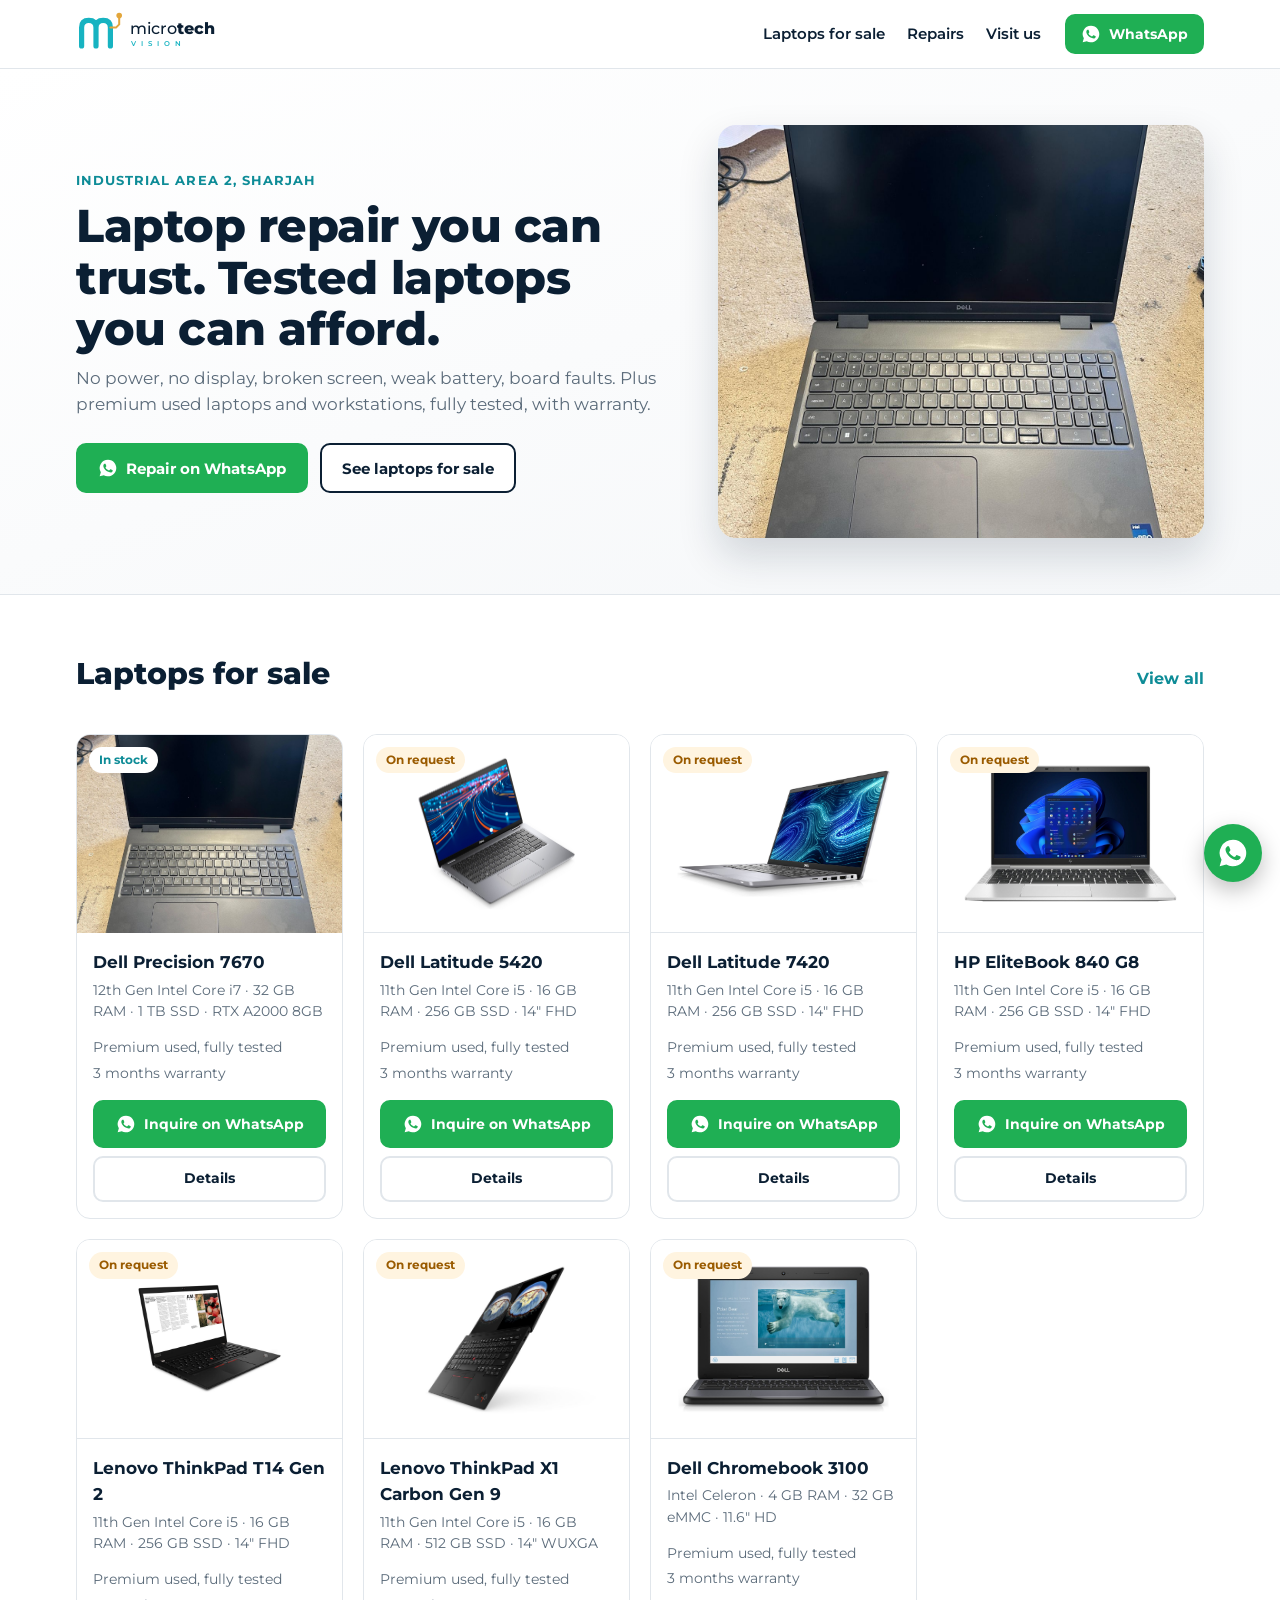
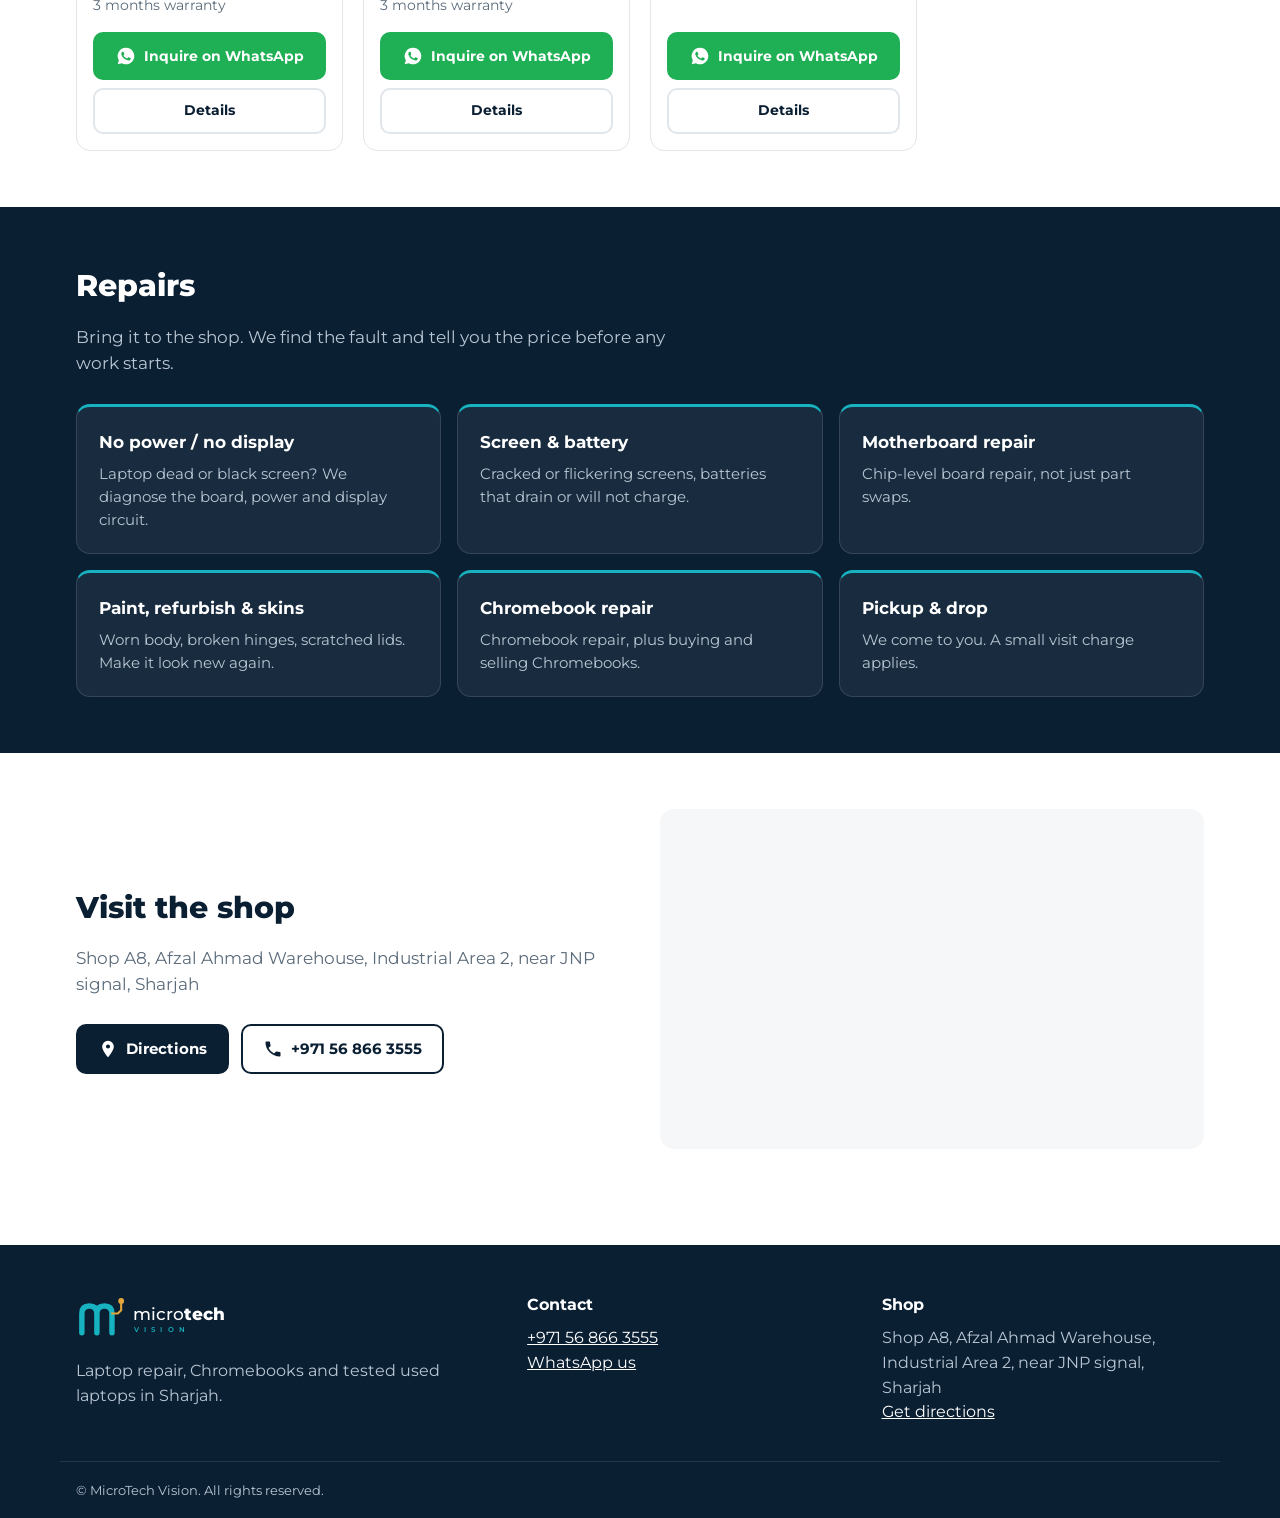
<file: index.html>
<!doctype html>
<html lang="en"><head>
<meta charset="utf-8"><meta name="viewport" content="width=device-width,initial-scale=1">
<title>MicroTech Vision | Laptop Repair &amp; Used Laptops in Sharjah</title>
<meta name="description" content="Laptop and Chromebook repair, motherboard work, refurbishing, and fully tested used laptops with warranty. Industrial Area 2, Sharjah.">
<link rel="canonical" href="https://microtechvision.store/">
<meta property="og:type" content="website"><meta property="og:site_name" content="MicroTech Vision">
<meta property="og:title" content="MicroTech Vision | Laptop Repair &amp; Used Laptops in Sharjah"><meta property="og:description" content="Laptop and Chromebook repair, motherboard work, refurbishing, and fully tested used laptops with warranty. Industrial Area 2, Sharjah.">
<meta property="og:url" content="https://microtechvision.store/"><meta property="og:image" content="https://microtechvision.store/img/og.png">
<meta name="twitter:card" content="summary_large_image">
<meta name="theme-color" content="#0B1F33">
<link rel="icon" href="img/favicon.svg" type="image/svg+xml">
<link rel="preconnect" href="https://fonts.googleapis.com"><link rel="preconnect" href="https://fonts.gstatic.com" crossorigin>
<link href="https://fonts.googleapis.com/css2?family=Montserrat:wght@400;500;600;700;800&display=swap" rel="stylesheet">
<link rel="stylesheet" href="style.css">
</head><body>
<header class="top"><div class="wrap bar">
<a href="index.html" class="brand"><svg class="logo" viewBox="0 0 380 110" role="img" aria-label="MicroTech Vision"><g transform="translate(0,5)"><path d="M14,90 V44 Q14,26 32,26 Q50,26 50,44 V90 M50,44 Q50,26 68,26 Q86,26 86,44 V90" fill="none" stroke="#17B3C1" stroke-width="13" stroke-linecap="round" stroke-linejoin="round"/><path d="M86,44 H100 L108,36 V18" fill="none" stroke="#E3A63B" stroke-width="5" stroke-linecap="round" stroke-linejoin="round"/><circle cx="108" cy="14" r="7" fill="#E3A63B"/></g><text x="136" y="64" font-family="Montserrat,sans-serif" font-size="40" fill="#0B1F33"><tspan font-weight="500">micro</tspan><tspan font-weight="800">tech</tspan></text><text x="138" y="94" font-family="Montserrat,sans-serif" font-weight="600" font-size="17" fill="#17B3C1" letter-spacing="12.5">VISION</text></svg></a>
<nav><a href="laptops/index.html">Laptops for sale</a><a href="index.html#repairs">Repairs</a><a href="index.html#visit">Visit us</a></nav>
<a class="btn wa small" href="https://wa.me/971568663555?text=Hi%20MicroTech%20Vision%2C%20I%20have%20a%20question."><svg viewBox="0 0 24 24"><path fill="currentColor" d="M12 2a10 10 0 0 0-8.6 15.1L2 22l5-1.3A10 10 0 1 0 12 2Zm5.3 14.1c-.2.6-1.3 1.2-1.8 1.2-.5.1-1 .2-3.3-.7-2.8-1.1-4.5-3.9-4.7-4.1-.1-.2-1.1-1.5-1.1-2.9s.7-2 1-2.3c.2-.3.5-.3.7-.3h.5c.2 0 .4 0 .6.5l.8 2c.1.1.1.3 0 .5l-.4.6-.4.4c-.1.1-.3.3-.1.6.2.3.7 1.2 1.6 1.9 1.1 1 2 1.3 2.3 1.4.3.1.5.1.6-.1l.9-1.1c.2-.3.4-.2.7-.1l1.9.9c.3.1.5.2.5.3.1.2.1.7-.1 1.3Z"/></svg>WhatsApp</a>
</div></header>

<section class="hero"><div class="wrap hgrid">
<div><p class="eyebrow">Industrial Area 2, Sharjah</p>
<h1>Laptop repair you can trust. Tested laptops you can afford.</h1>
<p class="lead">No power, no display, broken screen, weak battery, board faults. Plus premium used laptops and workstations, fully tested, with warranty.</p>
<div class="ctas"><a class="btn wa" href="https://wa.me/971568663555?text=Hi%20MicroTech%20Vision%2C%20my%20laptop%20needs%20repair."><svg viewBox="0 0 24 24"><path fill="currentColor" d="M12 2a10 10 0 0 0-8.6 15.1L2 22l5-1.3A10 10 0 1 0 12 2Zm5.3 14.1c-.2.6-1.3 1.2-1.8 1.2-.5.1-1 .2-3.3-.7-2.8-1.1-4.5-3.9-4.7-4.1-.1-.2-1.1-1.5-1.1-2.9s.7-2 1-2.3c.2-.3.5-.3.7-.3h.5c.2 0 .4 0 .6.5l.8 2c.1.1.1.3 0 .5l-.4.6-.4.4c-.1.1-.3.3-.1.6.2.3.7 1.2 1.6 1.9 1.1 1 2 1.3 2.3 1.4.3.1.5.1.6-.1l.9-1.1c.2-.3.4-.2.7-.1l1.9.9c.3.1.5.2.5.3.1.2.1.7-.1 1.3Z"/></svg>Repair on WhatsApp</a>
<a class="btn ghost" href="laptops/index.html">See laptops for sale</a></div></div>
<div class="himg"><img src="img/products/dell-precision-7670-sn19531/01.jpg" alt="Laptop at MicroTech Vision"></div>
</div></section>

<section class="wrap sec"><div class="shead"><h2>Laptops for sale</h2><a href="laptops/index.html">View all</a></div>
<div class="pgrid"><div class="pcard"><a class="plink" href="laptops/dell-precision-7670-sn19531/index.html">
<div class="pimg"><img src="img/products/dell-precision-7670-sn19531/01.jpg" alt="Dell Precision 7670" loading="lazy"><span class="badge">In stock</span></div>
<div class="pbody"><h3>Dell Precision 7670</h3><p>12th Gen Intel Core i7 · 32 GB RAM · 1 TB SSD · RTX A2000 8GB</p>
<div class="prow"><span>Premium used, fully tested</span><span>3 months warranty</span></div></div></a>
<div class="pcta"><a class="btn wa small" href="https://wa.me/971568663555?text=Hi%20MicroTech%20Vision%2C%20I%27m%20interested%20in%20the%20Dell%20Precision%207670%20%28SN%2019531%29.%20Please%20share%20the%20price%20and%20details.%20https%3A//microtechvision.store/laptops/dell-precision-7670-sn19531/"><svg viewBox="0 0 24 24"><path fill="currentColor" d="M12 2a10 10 0 0 0-8.6 15.1L2 22l5-1.3A10 10 0 1 0 12 2Zm5.3 14.1c-.2.6-1.3 1.2-1.8 1.2-.5.1-1 .2-3.3-.7-2.8-1.1-4.5-3.9-4.7-4.1-.1-.2-1.1-1.5-1.1-2.9s.7-2 1-2.3c.2-.3.5-.3.7-.3h.5c.2 0 .4 0 .6.5l.8 2c.1.1.1.3 0 .5l-.4.6-.4.4c-.1.1-.3.3-.1.6.2.3.7 1.2 1.6 1.9 1.1 1 2 1.3 2.3 1.4.3.1.5.1.6-.1l.9-1.1c.2-.3.4-.2.7-.1l1.9.9c.3.1.5.2.5.3.1.2.1.7-.1 1.3Z"/></svg>Inquire on WhatsApp</a><a class="more" href="laptops/dell-precision-7670-sn19531/index.html">Details</a></div></div><div class="pcard"><a class="plink" href="laptops/dell-latitude-5420/index.html">
<div class="pimg contain"><img src="img/products/dell-latitude-5420/01.jpg" alt="Dell Latitude 5420" loading="lazy"><span class="badge req">On request</span></div>
<div class="pbody"><h3>Dell Latitude 5420</h3><p>11th Gen Intel Core i5 · 16 GB RAM · 256 GB SSD · 14&quot; FHD</p>
<div class="prow"><span>Premium used, fully tested</span><span>3 months warranty</span></div></div></a>
<div class="pcta"><a class="btn wa small" href="https://wa.me/971568663555?text=Hi%20MicroTech%20Vision%2C%20I%27m%20interested%20in%20a%20Dell%20Latitude%205420.%20Is%20one%20available%3F%20Please%20share%20the%20price%20and%20specs.%20https%3A//microtechvision.store/laptops/dell-latitude-5420/"><svg viewBox="0 0 24 24"><path fill="currentColor" d="M12 2a10 10 0 0 0-8.6 15.1L2 22l5-1.3A10 10 0 1 0 12 2Zm5.3 14.1c-.2.6-1.3 1.2-1.8 1.2-.5.1-1 .2-3.3-.7-2.8-1.1-4.5-3.9-4.7-4.1-.1-.2-1.1-1.5-1.1-2.9s.7-2 1-2.3c.2-.3.5-.3.7-.3h.5c.2 0 .4 0 .6.5l.8 2c.1.1.1.3 0 .5l-.4.6-.4.4c-.1.1-.3.3-.1.6.2.3.7 1.2 1.6 1.9 1.1 1 2 1.3 2.3 1.4.3.1.5.1.6-.1l.9-1.1c.2-.3.4-.2.7-.1l1.9.9c.3.1.5.2.5.3.1.2.1.7-.1 1.3Z"/></svg>Inquire on WhatsApp</a><a class="more" href="laptops/dell-latitude-5420/index.html">Details</a></div></div><div class="pcard"><a class="plink" href="laptops/dell-latitude-7420/index.html">
<div class="pimg contain"><img src="img/products/dell-latitude-7420/01.jpg" alt="Dell Latitude 7420" loading="lazy"><span class="badge req">On request</span></div>
<div class="pbody"><h3>Dell Latitude 7420</h3><p>11th Gen Intel Core i5 · 16 GB RAM · 256 GB SSD · 14&quot; FHD</p>
<div class="prow"><span>Premium used, fully tested</span><span>3 months warranty</span></div></div></a>
<div class="pcta"><a class="btn wa small" href="https://wa.me/971568663555?text=Hi%20MicroTech%20Vision%2C%20I%27m%20interested%20in%20a%20Dell%20Latitude%207420.%20Is%20one%20available%3F%20Please%20share%20the%20price%20and%20specs.%20https%3A//microtechvision.store/laptops/dell-latitude-7420/"><svg viewBox="0 0 24 24"><path fill="currentColor" d="M12 2a10 10 0 0 0-8.6 15.1L2 22l5-1.3A10 10 0 1 0 12 2Zm5.3 14.1c-.2.6-1.3 1.2-1.8 1.2-.5.1-1 .2-3.3-.7-2.8-1.1-4.5-3.9-4.7-4.1-.1-.2-1.1-1.5-1.1-2.9s.7-2 1-2.3c.2-.3.5-.3.7-.3h.5c.2 0 .4 0 .6.5l.8 2c.1.1.1.3 0 .5l-.4.6-.4.4c-.1.1-.3.3-.1.6.2.3.7 1.2 1.6 1.9 1.1 1 2 1.3 2.3 1.4.3.1.5.1.6-.1l.9-1.1c.2-.3.4-.2.7-.1l1.9.9c.3.1.5.2.5.3.1.2.1.7-.1 1.3Z"/></svg>Inquire on WhatsApp</a><a class="more" href="laptops/dell-latitude-7420/index.html">Details</a></div></div><div class="pcard"><a class="plink" href="laptops/hp-elitebook-840-g8/index.html">
<div class="pimg contain"><img src="img/products/hp-elitebook-840-g8/01.jpg" alt="HP EliteBook 840 G8" loading="lazy"><span class="badge req">On request</span></div>
<div class="pbody"><h3>HP EliteBook 840 G8</h3><p>11th Gen Intel Core i5 · 16 GB RAM · 256 GB SSD · 14&quot; FHD</p>
<div class="prow"><span>Premium used, fully tested</span><span>3 months warranty</span></div></div></a>
<div class="pcta"><a class="btn wa small" href="https://wa.me/971568663555?text=Hi%20MicroTech%20Vision%2C%20I%27m%20interested%20in%20a%20HP%20EliteBook%20840%20G8.%20Is%20one%20available%3F%20Please%20share%20the%20price%20and%20specs.%20https%3A//microtechvision.store/laptops/hp-elitebook-840-g8/"><svg viewBox="0 0 24 24"><path fill="currentColor" d="M12 2a10 10 0 0 0-8.6 15.1L2 22l5-1.3A10 10 0 1 0 12 2Zm5.3 14.1c-.2.6-1.3 1.2-1.8 1.2-.5.1-1 .2-3.3-.7-2.8-1.1-4.5-3.9-4.7-4.1-.1-.2-1.1-1.5-1.1-2.9s.7-2 1-2.3c.2-.3.5-.3.7-.3h.5c.2 0 .4 0 .6.5l.8 2c.1.1.1.3 0 .5l-.4.6-.4.4c-.1.1-.3.3-.1.6.2.3.7 1.2 1.6 1.9 1.1 1 2 1.3 2.3 1.4.3.1.5.1.6-.1l.9-1.1c.2-.3.4-.2.7-.1l1.9.9c.3.1.5.2.5.3.1.2.1.7-.1 1.3Z"/></svg>Inquire on WhatsApp</a><a class="more" href="laptops/hp-elitebook-840-g8/index.html">Details</a></div></div><div class="pcard"><a class="plink" href="laptops/lenovo-thinkpad-t14-gen2/index.html">
<div class="pimg contain"><img src="img/products/lenovo-thinkpad-t14-gen2/01.jpg" alt="Lenovo ThinkPad T14 Gen 2" loading="lazy"><span class="badge req">On request</span></div>
<div class="pbody"><h3>Lenovo ThinkPad T14 Gen 2</h3><p>11th Gen Intel Core i5 · 16 GB RAM · 256 GB SSD · 14&quot; FHD</p>
<div class="prow"><span>Premium used, fully tested</span><span>3 months warranty</span></div></div></a>
<div class="pcta"><a class="btn wa small" href="https://wa.me/971568663555?text=Hi%20MicroTech%20Vision%2C%20I%27m%20interested%20in%20a%20Lenovo%20ThinkPad%20T14%20Gen%202.%20Is%20one%20available%3F%20Please%20share%20the%20price%20and%20specs.%20https%3A//microtechvision.store/laptops/lenovo-thinkpad-t14-gen2/"><svg viewBox="0 0 24 24"><path fill="currentColor" d="M12 2a10 10 0 0 0-8.6 15.1L2 22l5-1.3A10 10 0 1 0 12 2Zm5.3 14.1c-.2.6-1.3 1.2-1.8 1.2-.5.1-1 .2-3.3-.7-2.8-1.1-4.5-3.9-4.7-4.1-.1-.2-1.1-1.5-1.1-2.9s.7-2 1-2.3c.2-.3.5-.3.7-.3h.5c.2 0 .4 0 .6.5l.8 2c.1.1.1.3 0 .5l-.4.6-.4.4c-.1.1-.3.3-.1.6.2.3.7 1.2 1.6 1.9 1.1 1 2 1.3 2.3 1.4.3.1.5.1.6-.1l.9-1.1c.2-.3.4-.2.7-.1l1.9.9c.3.1.5.2.5.3.1.2.1.7-.1 1.3Z"/></svg>Inquire on WhatsApp</a><a class="more" href="laptops/lenovo-thinkpad-t14-gen2/index.html">Details</a></div></div><div class="pcard"><a class="plink" href="laptops/lenovo-thinkpad-x1-carbon-gen9/index.html">
<div class="pimg contain"><img src="img/products/lenovo-thinkpad-x1-carbon-gen9/01.jpg" alt="Lenovo ThinkPad X1 Carbon Gen 9" loading="lazy"><span class="badge req">On request</span></div>
<div class="pbody"><h3>Lenovo ThinkPad X1 Carbon Gen 9</h3><p>11th Gen Intel Core i5 · 16 GB RAM · 512 GB SSD · 14&quot; WUXGA</p>
<div class="prow"><span>Premium used, fully tested</span><span>3 months warranty</span></div></div></a>
<div class="pcta"><a class="btn wa small" href="https://wa.me/971568663555?text=Hi%20MicroTech%20Vision%2C%20I%27m%20interested%20in%20a%20Lenovo%20ThinkPad%20X1%20Carbon%20Gen%209.%20Is%20one%20available%3F%20Please%20share%20the%20price%20and%20specs.%20https%3A//microtechvision.store/laptops/lenovo-thinkpad-x1-carbon-gen9/"><svg viewBox="0 0 24 24"><path fill="currentColor" d="M12 2a10 10 0 0 0-8.6 15.1L2 22l5-1.3A10 10 0 1 0 12 2Zm5.3 14.1c-.2.6-1.3 1.2-1.8 1.2-.5.1-1 .2-3.3-.7-2.8-1.1-4.5-3.9-4.7-4.1-.1-.2-1.1-1.5-1.1-2.9s.7-2 1-2.3c.2-.3.5-.3.7-.3h.5c.2 0 .4 0 .6.5l.8 2c.1.1.1.3 0 .5l-.4.6-.4.4c-.1.1-.3.3-.1.6.2.3.7 1.2 1.6 1.9 1.1 1 2 1.3 2.3 1.4.3.1.5.1.6-.1l.9-1.1c.2-.3.4-.2.7-.1l1.9.9c.3.1.5.2.5.3.1.2.1.7-.1 1.3Z"/></svg>Inquire on WhatsApp</a><a class="more" href="laptops/lenovo-thinkpad-x1-carbon-gen9/index.html">Details</a></div></div><div class="pcard"><a class="plink" href="laptops/dell-chromebook-3100/index.html">
<div class="pimg contain"><img src="img/products/dell-chromebook-3100/01.jpg" alt="Dell Chromebook 3100" loading="lazy"><span class="badge req">On request</span></div>
<div class="pbody"><h3>Dell Chromebook 3100</h3><p>Intel Celeron · 4 GB RAM · 32 GB eMMC · 11.6&quot; HD</p>
<div class="prow"><span>Premium used, fully tested</span><span>3 months warranty</span></div></div></a>
<div class="pcta"><a class="btn wa small" href="https://wa.me/971568663555?text=Hi%20MicroTech%20Vision%2C%20I%27m%20interested%20in%20a%20Dell%20Chromebook%203100.%20Is%20one%20available%3F%20Please%20share%20the%20price%20and%20specs.%20https%3A//microtechvision.store/laptops/dell-chromebook-3100/"><svg viewBox="0 0 24 24"><path fill="currentColor" d="M12 2a10 10 0 0 0-8.6 15.1L2 22l5-1.3A10 10 0 1 0 12 2Zm5.3 14.1c-.2.6-1.3 1.2-1.8 1.2-.5.1-1 .2-3.3-.7-2.8-1.1-4.5-3.9-4.7-4.1-.1-.2-1.1-1.5-1.1-2.9s.7-2 1-2.3c.2-.3.5-.3.7-.3h.5c.2 0 .4 0 .6.5l.8 2c.1.1.1.3 0 .5l-.4.6-.4.4c-.1.1-.3.3-.1.6.2.3.7 1.2 1.6 1.9 1.1 1 2 1.3 2.3 1.4.3.1.5.1.6-.1l.9-1.1c.2-.3.4-.2.7-.1l1.9.9c.3.1.5.2.5.3.1.2.1.7-.1 1.3Z"/></svg>Inquire on WhatsApp</a><a class="more" href="laptops/dell-chromebook-3100/index.html">Details</a></div></div></div></section>

<section id="repairs" class="band"><div class="wrap sec"><h2>Repairs</h2>
<p class="lead">Bring it to the shop. We find the fault and tell you the price before any work starts.</p>
<div class="sgrid"><div class="svc"><h3>No power / no display</h3><p>Laptop dead or black screen? We diagnose the board, power and display circuit.</p></div><div class="svc"><h3>Screen & battery</h3><p>Cracked or flickering screens, batteries that drain or will not charge.</p></div><div class="svc"><h3>Motherboard repair</h3><p>Chip-level board repair, not just part swaps.</p></div><div class="svc"><h3>Paint, refurbish & skins</h3><p>Worn body, broken hinges, scratched lids. Make it look new again.</p></div><div class="svc"><h3>Chromebook repair</h3><p>Chromebook repair, plus buying and selling Chromebooks.</p></div><div class="svc"><h3>Pickup & drop</h3><p>We come to you. A small visit charge applies.</p></div></div></div></section>

<section id="visit" class="wrap sec vgrid">
<div><h2>Visit the shop</h2><p class="lead">Shop A8, Afzal Ahmad Warehouse, Industrial Area 2, near JNP signal, Sharjah</p>
<div class="ctas"><a class="btn" href="https://www.google.com/maps/search/?api=1&query=25.3161052,55.4091844"><svg viewBox="0 0 24 24"><path fill="currentColor" d="M12 2a7 7 0 0 0-7 7c0 5.2 7 13 7 13s7-7.8 7-13a7 7 0 0 0-7-7Zm0 9.5A2.5 2.5 0 1 1 12 6.5a2.5 2.5 0 0 1 0 5Z"/></svg>Directions</a><a class="btn ghost" href="tel:+971568663555"><svg viewBox="0 0 24 24"><path fill="currentColor" d="M6.6 10.8a15.1 15.1 0 0 0 6.6 6.6l2.2-2.2c.3-.3.7-.4 1-.2 1.1.4 2.3.6 3.6.6.6 0 1 .4 1 1V20c0 .6-.4 1-1 1A17 17 0 0 1 3 4c0-.6.4-1 1-1h3.5c.6 0 1 .4 1 1 0 1.3.2 2.5.6 3.6.1.3 0 .7-.2 1l-2.3 2.2Z"/></svg>+971 56 866 3555</a></div></div>
<iframe class="map" src="https://maps.google.com/maps?q=25.3161052,55.4091844&z=16&output=embed" loading="lazy" title="Map to MicroTech Vision"></iframe>
</section>
<footer class="foot"><div class="wrap fgrid">
<div><svg class="logo" viewBox="0 0 380 110" role="img" aria-label="MicroTech Vision"><g transform="translate(0,5)"><path d="M14,90 V44 Q14,26 32,26 Q50,26 50,44 V90 M50,44 Q50,26 68,26 Q86,26 86,44 V90" fill="none" stroke="#17B3C1" stroke-width="13" stroke-linecap="round" stroke-linejoin="round"/><path d="M86,44 H100 L108,36 V18" fill="none" stroke="#E3A63B" stroke-width="5" stroke-linecap="round" stroke-linejoin="round"/><circle cx="108" cy="14" r="7" fill="#E3A63B"/></g><text x="136" y="64" font-family="Montserrat,sans-serif" font-size="40" fill="#fff"><tspan font-weight="500">micro</tspan><tspan font-weight="800">tech</tspan></text><text x="138" y="94" font-family="Montserrat,sans-serif" font-weight="600" font-size="17" fill="#17B3C1" letter-spacing="12.5">VISION</text></svg><p>Laptop repair, Chromebooks and tested used laptops in Sharjah.</p></div>
<div><h4>Contact</h4><p><a href="tel:+971568663555">+971 56 866 3555</a><br><a href="https://wa.me/971568663555?text=Hi%20MicroTech%20Vision">WhatsApp us</a></p></div>
<div><h4>Shop</h4><p>Shop A8, Afzal Ahmad Warehouse, Industrial Area 2, near JNP signal, Sharjah<br><a href="https://www.google.com/maps/search/?api=1&query=25.3161052,55.4091844">Get directions</a></p></div>
</div><div class="wrap fine">&copy; MicroTech Vision. All rights reserved.</div></footer>
<a class="fab" href="https://wa.me/971568663555?text=Hi%20MicroTech%20Vision" aria-label="WhatsApp"><svg viewBox="0 0 24 24"><path fill="currentColor" d="M12 2a10 10 0 0 0-8.6 15.1L2 22l5-1.3A10 10 0 1 0 12 2Zm5.3 14.1c-.2.6-1.3 1.2-1.8 1.2-.5.1-1 .2-3.3-.7-2.8-1.1-4.5-3.9-4.7-4.1-.1-.2-1.1-1.5-1.1-2.9s.7-2 1-2.3c.2-.3.5-.3.7-.3h.5c.2 0 .4 0 .6.5l.8 2c.1.1.1.3 0 .5l-.4.6-.4.4c-.1.1-.3.3-.1.6.2.3.7 1.2 1.6 1.9 1.1 1 2 1.3 2.3 1.4.3.1.5.1.6-.1l.9-1.1c.2-.3.4-.2.7-.1l1.9.9c.3.1.5.2.5.3.1.2.1.7-.1 1.3Z"/></svg></a>
</body></html>
</file>
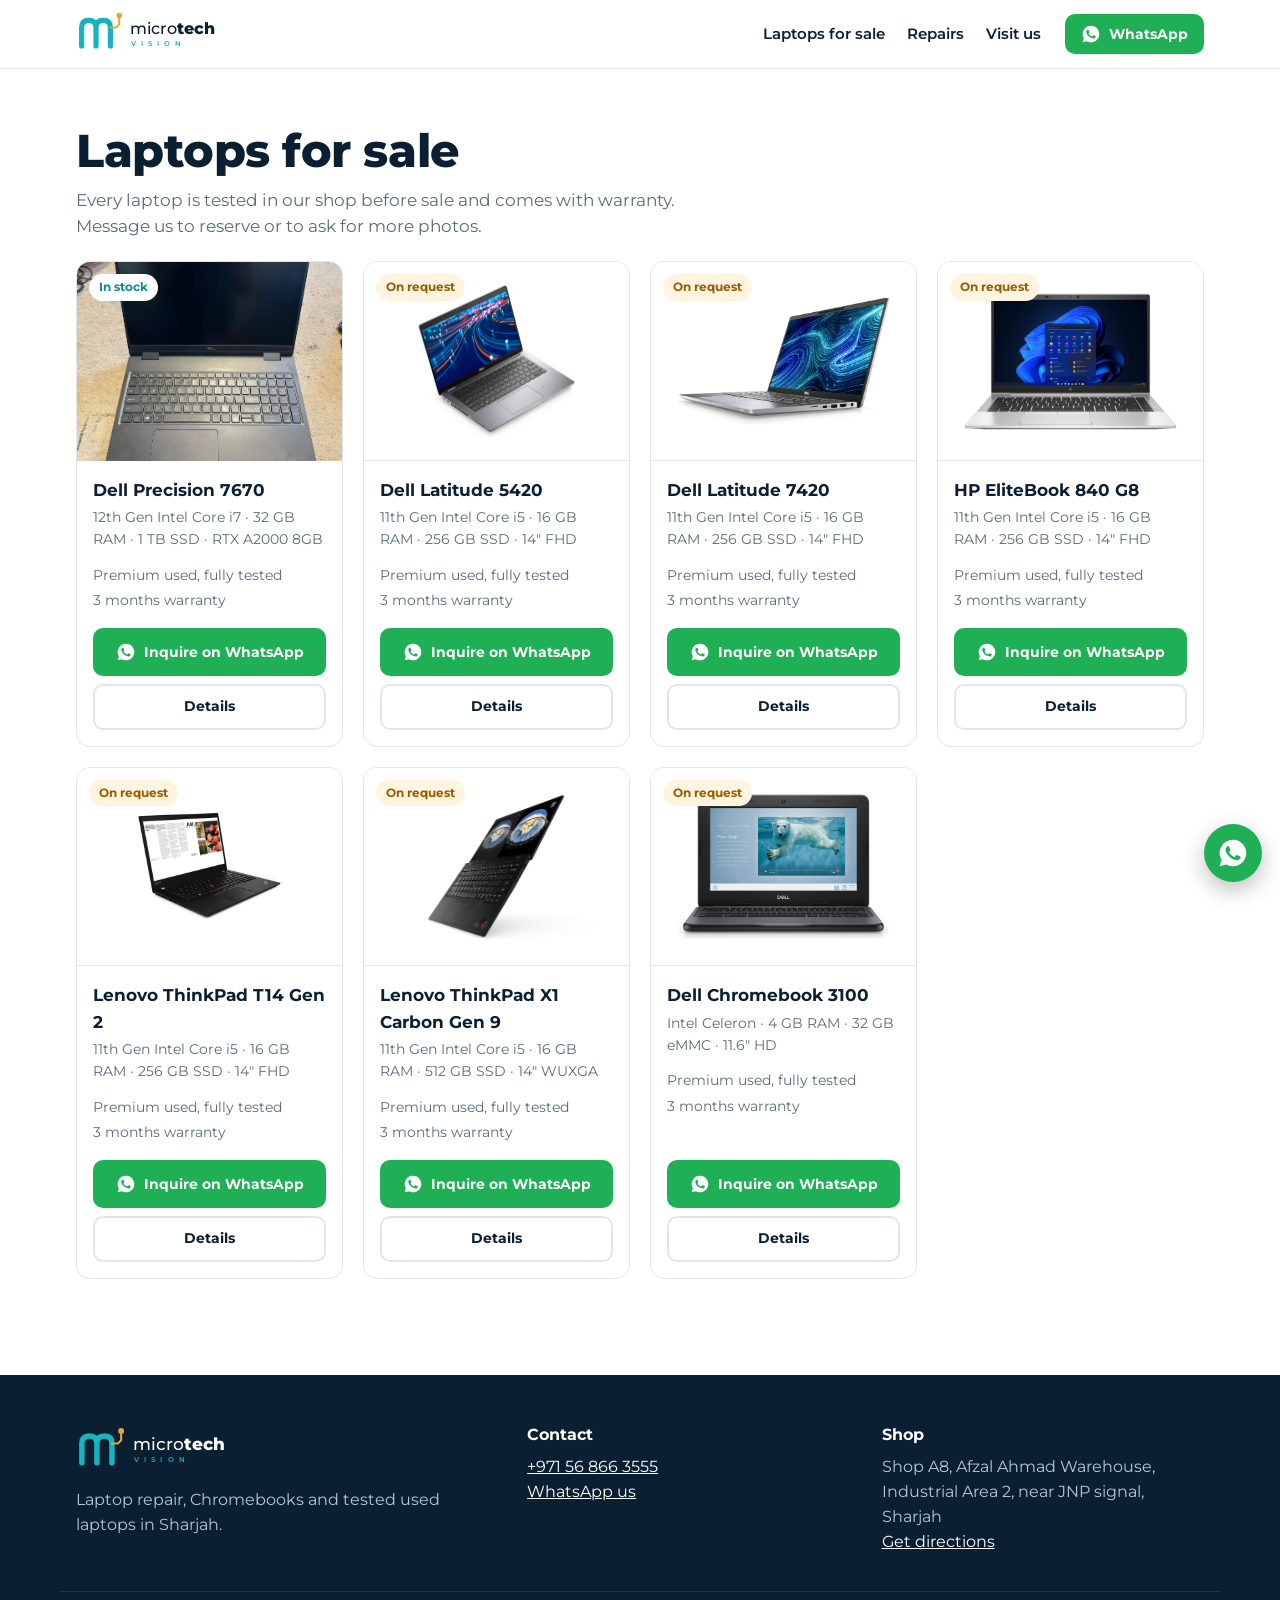
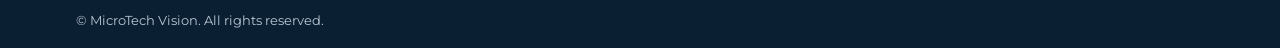
<file: laptops/index.html>
<!doctype html>
<html lang="en"><head>
<meta charset="utf-8"><meta name="viewport" content="width=device-width,initial-scale=1">
<title>Used Laptops for Sale in Sharjah | MicroTech Vision</title>
<meta name="description" content="Fully tested used laptops and workstations with warranty. Visit our shop in Industrial Area 2, Sharjah, or order on WhatsApp.">
<link rel="canonical" href="https://microtechvision.store/laptops/">
<meta property="og:type" content="website"><meta property="og:site_name" content="MicroTech Vision">
<meta property="og:title" content="Used Laptops for Sale in Sharjah | MicroTech Vision"><meta property="og:description" content="Fully tested used laptops and workstations with warranty. Visit our shop in Industrial Area 2, Sharjah, or order on WhatsApp.">
<meta property="og:url" content="https://microtechvision.store/laptops/"><meta property="og:image" content="https://microtechvision.store/img/og.png">
<meta name="twitter:card" content="summary_large_image">
<meta name="theme-color" content="#0B1F33">
<link rel="icon" href="../img/favicon.svg" type="image/svg+xml">
<link rel="preconnect" href="https://fonts.googleapis.com"><link rel="preconnect" href="https://fonts.gstatic.com" crossorigin>
<link href="https://fonts.googleapis.com/css2?family=Montserrat:wght@400;500;600;700;800&display=swap" rel="stylesheet">
<link rel="stylesheet" href="../style.css">
</head><body>
<header class="top"><div class="wrap bar">
<a href="../index.html" class="brand"><svg class="logo" viewBox="0 0 380 110" role="img" aria-label="MicroTech Vision"><g transform="translate(0,5)"><path d="M14,90 V44 Q14,26 32,26 Q50,26 50,44 V90 M50,44 Q50,26 68,26 Q86,26 86,44 V90" fill="none" stroke="#17B3C1" stroke-width="13" stroke-linecap="round" stroke-linejoin="round"/><path d="M86,44 H100 L108,36 V18" fill="none" stroke="#E3A63B" stroke-width="5" stroke-linecap="round" stroke-linejoin="round"/><circle cx="108" cy="14" r="7" fill="#E3A63B"/></g><text x="136" y="64" font-family="Montserrat,sans-serif" font-size="40" fill="#0B1F33"><tspan font-weight="500">micro</tspan><tspan font-weight="800">tech</tspan></text><text x="138" y="94" font-family="Montserrat,sans-serif" font-weight="600" font-size="17" fill="#17B3C1" letter-spacing="12.5">VISION</text></svg></a>
<nav><a href="../laptops/index.html">Laptops for sale</a><a href="../index.html#repairs">Repairs</a><a href="../index.html#visit">Visit us</a></nav>
<a class="btn wa small" href="https://wa.me/971568663555?text=Hi%20MicroTech%20Vision%2C%20I%20have%20a%20question."><svg viewBox="0 0 24 24"><path fill="currentColor" d="M12 2a10 10 0 0 0-8.6 15.1L2 22l5-1.3A10 10 0 1 0 12 2Zm5.3 14.1c-.2.6-1.3 1.2-1.8 1.2-.5.1-1 .2-3.3-.7-2.8-1.1-4.5-3.9-4.7-4.1-.1-.2-1.1-1.5-1.1-2.9s.7-2 1-2.3c.2-.3.5-.3.7-.3h.5c.2 0 .4 0 .6.5l.8 2c.1.1.1.3 0 .5l-.4.6-.4.4c-.1.1-.3.3-.1.6.2.3.7 1.2 1.6 1.9 1.1 1 2 1.3 2.3 1.4.3.1.5.1.6-.1l.9-1.1c.2-.3.4-.2.7-.1l1.9.9c.3.1.5.2.5.3.1.2.1.7-.1 1.3Z"/></svg>WhatsApp</a>
</div></header>

<section class="wrap sec"><h1>Laptops for sale</h1>
<p class="lead">Every laptop is tested in our shop before sale and comes with warranty. Message us to reserve or to ask for more photos.</p>
<div class="pgrid"><div class="pcard"><a class="plink" href="../laptops/dell-precision-7670-sn19531/index.html">
<div class="pimg"><img src="../img/products/dell-precision-7670-sn19531/01.jpg" alt="Dell Precision 7670" loading="lazy"><span class="badge">In stock</span></div>
<div class="pbody"><h3>Dell Precision 7670</h3><p>12th Gen Intel Core i7 · 32 GB RAM · 1 TB SSD · RTX A2000 8GB</p>
<div class="prow"><span>Premium used, fully tested</span><span>3 months warranty</span></div></div></a>
<div class="pcta"><a class="btn wa small" href="https://wa.me/971568663555?text=Hi%20MicroTech%20Vision%2C%20I%27m%20interested%20in%20the%20Dell%20Precision%207670%20%28SN%2019531%29.%20Please%20share%20the%20price%20and%20details.%20https%3A//microtechvision.store/laptops/dell-precision-7670-sn19531/"><svg viewBox="0 0 24 24"><path fill="currentColor" d="M12 2a10 10 0 0 0-8.6 15.1L2 22l5-1.3A10 10 0 1 0 12 2Zm5.3 14.1c-.2.6-1.3 1.2-1.8 1.2-.5.1-1 .2-3.3-.7-2.8-1.1-4.5-3.9-4.7-4.1-.1-.2-1.1-1.5-1.1-2.9s.7-2 1-2.3c.2-.3.5-.3.7-.3h.5c.2 0 .4 0 .6.5l.8 2c.1.1.1.3 0 .5l-.4.6-.4.4c-.1.1-.3.3-.1.6.2.3.7 1.2 1.6 1.9 1.1 1 2 1.3 2.3 1.4.3.1.5.1.6-.1l.9-1.1c.2-.3.4-.2.7-.1l1.9.9c.3.1.5.2.5.3.1.2.1.7-.1 1.3Z"/></svg>Inquire on WhatsApp</a><a class="more" href="../laptops/dell-precision-7670-sn19531/index.html">Details</a></div></div><div class="pcard"><a class="plink" href="../laptops/dell-latitude-5420/index.html">
<div class="pimg contain"><img src="../img/products/dell-latitude-5420/01.jpg" alt="Dell Latitude 5420" loading="lazy"><span class="badge req">On request</span></div>
<div class="pbody"><h3>Dell Latitude 5420</h3><p>11th Gen Intel Core i5 · 16 GB RAM · 256 GB SSD · 14&quot; FHD</p>
<div class="prow"><span>Premium used, fully tested</span><span>3 months warranty</span></div></div></a>
<div class="pcta"><a class="btn wa small" href="https://wa.me/971568663555?text=Hi%20MicroTech%20Vision%2C%20I%27m%20interested%20in%20a%20Dell%20Latitude%205420.%20Is%20one%20available%3F%20Please%20share%20the%20price%20and%20specs.%20https%3A//microtechvision.store/laptops/dell-latitude-5420/"><svg viewBox="0 0 24 24"><path fill="currentColor" d="M12 2a10 10 0 0 0-8.6 15.1L2 22l5-1.3A10 10 0 1 0 12 2Zm5.3 14.1c-.2.6-1.3 1.2-1.8 1.2-.5.1-1 .2-3.3-.7-2.8-1.1-4.5-3.9-4.7-4.1-.1-.2-1.1-1.5-1.1-2.9s.7-2 1-2.3c.2-.3.5-.3.7-.3h.5c.2 0 .4 0 .6.5l.8 2c.1.1.1.3 0 .5l-.4.6-.4.4c-.1.1-.3.3-.1.6.2.3.7 1.2 1.6 1.9 1.1 1 2 1.3 2.3 1.4.3.1.5.1.6-.1l.9-1.1c.2-.3.4-.2.7-.1l1.9.9c.3.1.5.2.5.3.1.2.1.7-.1 1.3Z"/></svg>Inquire on WhatsApp</a><a class="more" href="../laptops/dell-latitude-5420/index.html">Details</a></div></div><div class="pcard"><a class="plink" href="../laptops/dell-latitude-7420/index.html">
<div class="pimg contain"><img src="../img/products/dell-latitude-7420/01.jpg" alt="Dell Latitude 7420" loading="lazy"><span class="badge req">On request</span></div>
<div class="pbody"><h3>Dell Latitude 7420</h3><p>11th Gen Intel Core i5 · 16 GB RAM · 256 GB SSD · 14&quot; FHD</p>
<div class="prow"><span>Premium used, fully tested</span><span>3 months warranty</span></div></div></a>
<div class="pcta"><a class="btn wa small" href="https://wa.me/971568663555?text=Hi%20MicroTech%20Vision%2C%20I%27m%20interested%20in%20a%20Dell%20Latitude%207420.%20Is%20one%20available%3F%20Please%20share%20the%20price%20and%20specs.%20https%3A//microtechvision.store/laptops/dell-latitude-7420/"><svg viewBox="0 0 24 24"><path fill="currentColor" d="M12 2a10 10 0 0 0-8.6 15.1L2 22l5-1.3A10 10 0 1 0 12 2Zm5.3 14.1c-.2.6-1.3 1.2-1.8 1.2-.5.1-1 .2-3.3-.7-2.8-1.1-4.5-3.9-4.7-4.1-.1-.2-1.1-1.5-1.1-2.9s.7-2 1-2.3c.2-.3.5-.3.7-.3h.5c.2 0 .4 0 .6.5l.8 2c.1.1.1.3 0 .5l-.4.6-.4.4c-.1.1-.3.3-.1.6.2.3.7 1.2 1.6 1.9 1.1 1 2 1.3 2.3 1.4.3.1.5.1.6-.1l.9-1.1c.2-.3.4-.2.7-.1l1.9.9c.3.1.5.2.5.3.1.2.1.7-.1 1.3Z"/></svg>Inquire on WhatsApp</a><a class="more" href="../laptops/dell-latitude-7420/index.html">Details</a></div></div><div class="pcard"><a class="plink" href="../laptops/hp-elitebook-840-g8/index.html">
<div class="pimg contain"><img src="../img/products/hp-elitebook-840-g8/01.jpg" alt="HP EliteBook 840 G8" loading="lazy"><span class="badge req">On request</span></div>
<div class="pbody"><h3>HP EliteBook 840 G8</h3><p>11th Gen Intel Core i5 · 16 GB RAM · 256 GB SSD · 14&quot; FHD</p>
<div class="prow"><span>Premium used, fully tested</span><span>3 months warranty</span></div></div></a>
<div class="pcta"><a class="btn wa small" href="https://wa.me/971568663555?text=Hi%20MicroTech%20Vision%2C%20I%27m%20interested%20in%20a%20HP%20EliteBook%20840%20G8.%20Is%20one%20available%3F%20Please%20share%20the%20price%20and%20specs.%20https%3A//microtechvision.store/laptops/hp-elitebook-840-g8/"><svg viewBox="0 0 24 24"><path fill="currentColor" d="M12 2a10 10 0 0 0-8.6 15.1L2 22l5-1.3A10 10 0 1 0 12 2Zm5.3 14.1c-.2.6-1.3 1.2-1.8 1.2-.5.1-1 .2-3.3-.7-2.8-1.1-4.5-3.9-4.7-4.1-.1-.2-1.1-1.5-1.1-2.9s.7-2 1-2.3c.2-.3.5-.3.7-.3h.5c.2 0 .4 0 .6.5l.8 2c.1.1.1.3 0 .5l-.4.6-.4.4c-.1.1-.3.3-.1.6.2.3.7 1.2 1.6 1.9 1.1 1 2 1.3 2.3 1.4.3.1.5.1.6-.1l.9-1.1c.2-.3.4-.2.7-.1l1.9.9c.3.1.5.2.5.3.1.2.1.7-.1 1.3Z"/></svg>Inquire on WhatsApp</a><a class="more" href="../laptops/hp-elitebook-840-g8/index.html">Details</a></div></div><div class="pcard"><a class="plink" href="../laptops/lenovo-thinkpad-t14-gen2/index.html">
<div class="pimg contain"><img src="../img/products/lenovo-thinkpad-t14-gen2/01.jpg" alt="Lenovo ThinkPad T14 Gen 2" loading="lazy"><span class="badge req">On request</span></div>
<div class="pbody"><h3>Lenovo ThinkPad T14 Gen 2</h3><p>11th Gen Intel Core i5 · 16 GB RAM · 256 GB SSD · 14&quot; FHD</p>
<div class="prow"><span>Premium used, fully tested</span><span>3 months warranty</span></div></div></a>
<div class="pcta"><a class="btn wa small" href="https://wa.me/971568663555?text=Hi%20MicroTech%20Vision%2C%20I%27m%20interested%20in%20a%20Lenovo%20ThinkPad%20T14%20Gen%202.%20Is%20one%20available%3F%20Please%20share%20the%20price%20and%20specs.%20https%3A//microtechvision.store/laptops/lenovo-thinkpad-t14-gen2/"><svg viewBox="0 0 24 24"><path fill="currentColor" d="M12 2a10 10 0 0 0-8.6 15.1L2 22l5-1.3A10 10 0 1 0 12 2Zm5.3 14.1c-.2.6-1.3 1.2-1.8 1.2-.5.1-1 .2-3.3-.7-2.8-1.1-4.5-3.9-4.7-4.1-.1-.2-1.1-1.5-1.1-2.9s.7-2 1-2.3c.2-.3.5-.3.7-.3h.5c.2 0 .4 0 .6.5l.8 2c.1.1.1.3 0 .5l-.4.6-.4.4c-.1.1-.3.3-.1.6.2.3.7 1.2 1.6 1.9 1.1 1 2 1.3 2.3 1.4.3.1.5.1.6-.1l.9-1.1c.2-.3.4-.2.7-.1l1.9.9c.3.1.5.2.5.3.1.2.1.7-.1 1.3Z"/></svg>Inquire on WhatsApp</a><a class="more" href="../laptops/lenovo-thinkpad-t14-gen2/index.html">Details</a></div></div><div class="pcard"><a class="plink" href="../laptops/lenovo-thinkpad-x1-carbon-gen9/index.html">
<div class="pimg contain"><img src="../img/products/lenovo-thinkpad-x1-carbon-gen9/01.jpg" alt="Lenovo ThinkPad X1 Carbon Gen 9" loading="lazy"><span class="badge req">On request</span></div>
<div class="pbody"><h3>Lenovo ThinkPad X1 Carbon Gen 9</h3><p>11th Gen Intel Core i5 · 16 GB RAM · 512 GB SSD · 14&quot; WUXGA</p>
<div class="prow"><span>Premium used, fully tested</span><span>3 months warranty</span></div></div></a>
<div class="pcta"><a class="btn wa small" href="https://wa.me/971568663555?text=Hi%20MicroTech%20Vision%2C%20I%27m%20interested%20in%20a%20Lenovo%20ThinkPad%20X1%20Carbon%20Gen%209.%20Is%20one%20available%3F%20Please%20share%20the%20price%20and%20specs.%20https%3A//microtechvision.store/laptops/lenovo-thinkpad-x1-carbon-gen9/"><svg viewBox="0 0 24 24"><path fill="currentColor" d="M12 2a10 10 0 0 0-8.6 15.1L2 22l5-1.3A10 10 0 1 0 12 2Zm5.3 14.1c-.2.6-1.3 1.2-1.8 1.2-.5.1-1 .2-3.3-.7-2.8-1.1-4.5-3.9-4.7-4.1-.1-.2-1.1-1.5-1.1-2.9s.7-2 1-2.3c.2-.3.5-.3.7-.3h.5c.2 0 .4 0 .6.5l.8 2c.1.1.1.3 0 .5l-.4.6-.4.4c-.1.1-.3.3-.1.6.2.3.7 1.2 1.6 1.9 1.1 1 2 1.3 2.3 1.4.3.1.5.1.6-.1l.9-1.1c.2-.3.4-.2.7-.1l1.9.9c.3.1.5.2.5.3.1.2.1.7-.1 1.3Z"/></svg>Inquire on WhatsApp</a><a class="more" href="../laptops/lenovo-thinkpad-x1-carbon-gen9/index.html">Details</a></div></div><div class="pcard"><a class="plink" href="../laptops/dell-chromebook-3100/index.html">
<div class="pimg contain"><img src="../img/products/dell-chromebook-3100/01.jpg" alt="Dell Chromebook 3100" loading="lazy"><span class="badge req">On request</span></div>
<div class="pbody"><h3>Dell Chromebook 3100</h3><p>Intel Celeron · 4 GB RAM · 32 GB eMMC · 11.6&quot; HD</p>
<div class="prow"><span>Premium used, fully tested</span><span>3 months warranty</span></div></div></a>
<div class="pcta"><a class="btn wa small" href="https://wa.me/971568663555?text=Hi%20MicroTech%20Vision%2C%20I%27m%20interested%20in%20a%20Dell%20Chromebook%203100.%20Is%20one%20available%3F%20Please%20share%20the%20price%20and%20specs.%20https%3A//microtechvision.store/laptops/dell-chromebook-3100/"><svg viewBox="0 0 24 24"><path fill="currentColor" d="M12 2a10 10 0 0 0-8.6 15.1L2 22l5-1.3A10 10 0 1 0 12 2Zm5.3 14.1c-.2.6-1.3 1.2-1.8 1.2-.5.1-1 .2-3.3-.7-2.8-1.1-4.5-3.9-4.7-4.1-.1-.2-1.1-1.5-1.1-2.9s.7-2 1-2.3c.2-.3.5-.3.7-.3h.5c.2 0 .4 0 .6.5l.8 2c.1.1.1.3 0 .5l-.4.6-.4.4c-.1.1-.3.3-.1.6.2.3.7 1.2 1.6 1.9 1.1 1 2 1.3 2.3 1.4.3.1.5.1.6-.1l.9-1.1c.2-.3.4-.2.7-.1l1.9.9c.3.1.5.2.5.3.1.2.1.7-.1 1.3Z"/></svg>Inquire on WhatsApp</a><a class="more" href="../laptops/dell-chromebook-3100/index.html">Details</a></div></div></div></section><footer class="foot"><div class="wrap fgrid">
<div><svg class="logo" viewBox="0 0 380 110" role="img" aria-label="MicroTech Vision"><g transform="translate(0,5)"><path d="M14,90 V44 Q14,26 32,26 Q50,26 50,44 V90 M50,44 Q50,26 68,26 Q86,26 86,44 V90" fill="none" stroke="#17B3C1" stroke-width="13" stroke-linecap="round" stroke-linejoin="round"/><path d="M86,44 H100 L108,36 V18" fill="none" stroke="#E3A63B" stroke-width="5" stroke-linecap="round" stroke-linejoin="round"/><circle cx="108" cy="14" r="7" fill="#E3A63B"/></g><text x="136" y="64" font-family="Montserrat,sans-serif" font-size="40" fill="#fff"><tspan font-weight="500">micro</tspan><tspan font-weight="800">tech</tspan></text><text x="138" y="94" font-family="Montserrat,sans-serif" font-weight="600" font-size="17" fill="#17B3C1" letter-spacing="12.5">VISION</text></svg><p>Laptop repair, Chromebooks and tested used laptops in Sharjah.</p></div>
<div><h4>Contact</h4><p><a href="tel:+971568663555">+971 56 866 3555</a><br><a href="https://wa.me/971568663555?text=Hi%20MicroTech%20Vision">WhatsApp us</a></p></div>
<div><h4>Shop</h4><p>Shop A8, Afzal Ahmad Warehouse, Industrial Area 2, near JNP signal, Sharjah<br><a href="https://www.google.com/maps/search/?api=1&query=25.3161052,55.4091844">Get directions</a></p></div>
</div><div class="wrap fine">&copy; MicroTech Vision. All rights reserved.</div></footer>
<a class="fab" href="https://wa.me/971568663555?text=Hi%20MicroTech%20Vision" aria-label="WhatsApp"><svg viewBox="0 0 24 24"><path fill="currentColor" d="M12 2a10 10 0 0 0-8.6 15.1L2 22l5-1.3A10 10 0 1 0 12 2Zm5.3 14.1c-.2.6-1.3 1.2-1.8 1.2-.5.1-1 .2-3.3-.7-2.8-1.1-4.5-3.9-4.7-4.1-.1-.2-1.1-1.5-1.1-2.9s.7-2 1-2.3c.2-.3.5-.3.7-.3h.5c.2 0 .4 0 .6.5l.8 2c.1.1.1.3 0 .5l-.4.6-.4.4c-.1.1-.3.3-.1.6.2.3.7 1.2 1.6 1.9 1.1 1 2 1.3 2.3 1.4.3.1.5.1.6-.1l.9-1.1c.2-.3.4-.2.7-.1l1.9.9c.3.1.5.2.5.3.1.2.1.7-.1 1.3Z"/></svg></a>
</body></html>
</file>
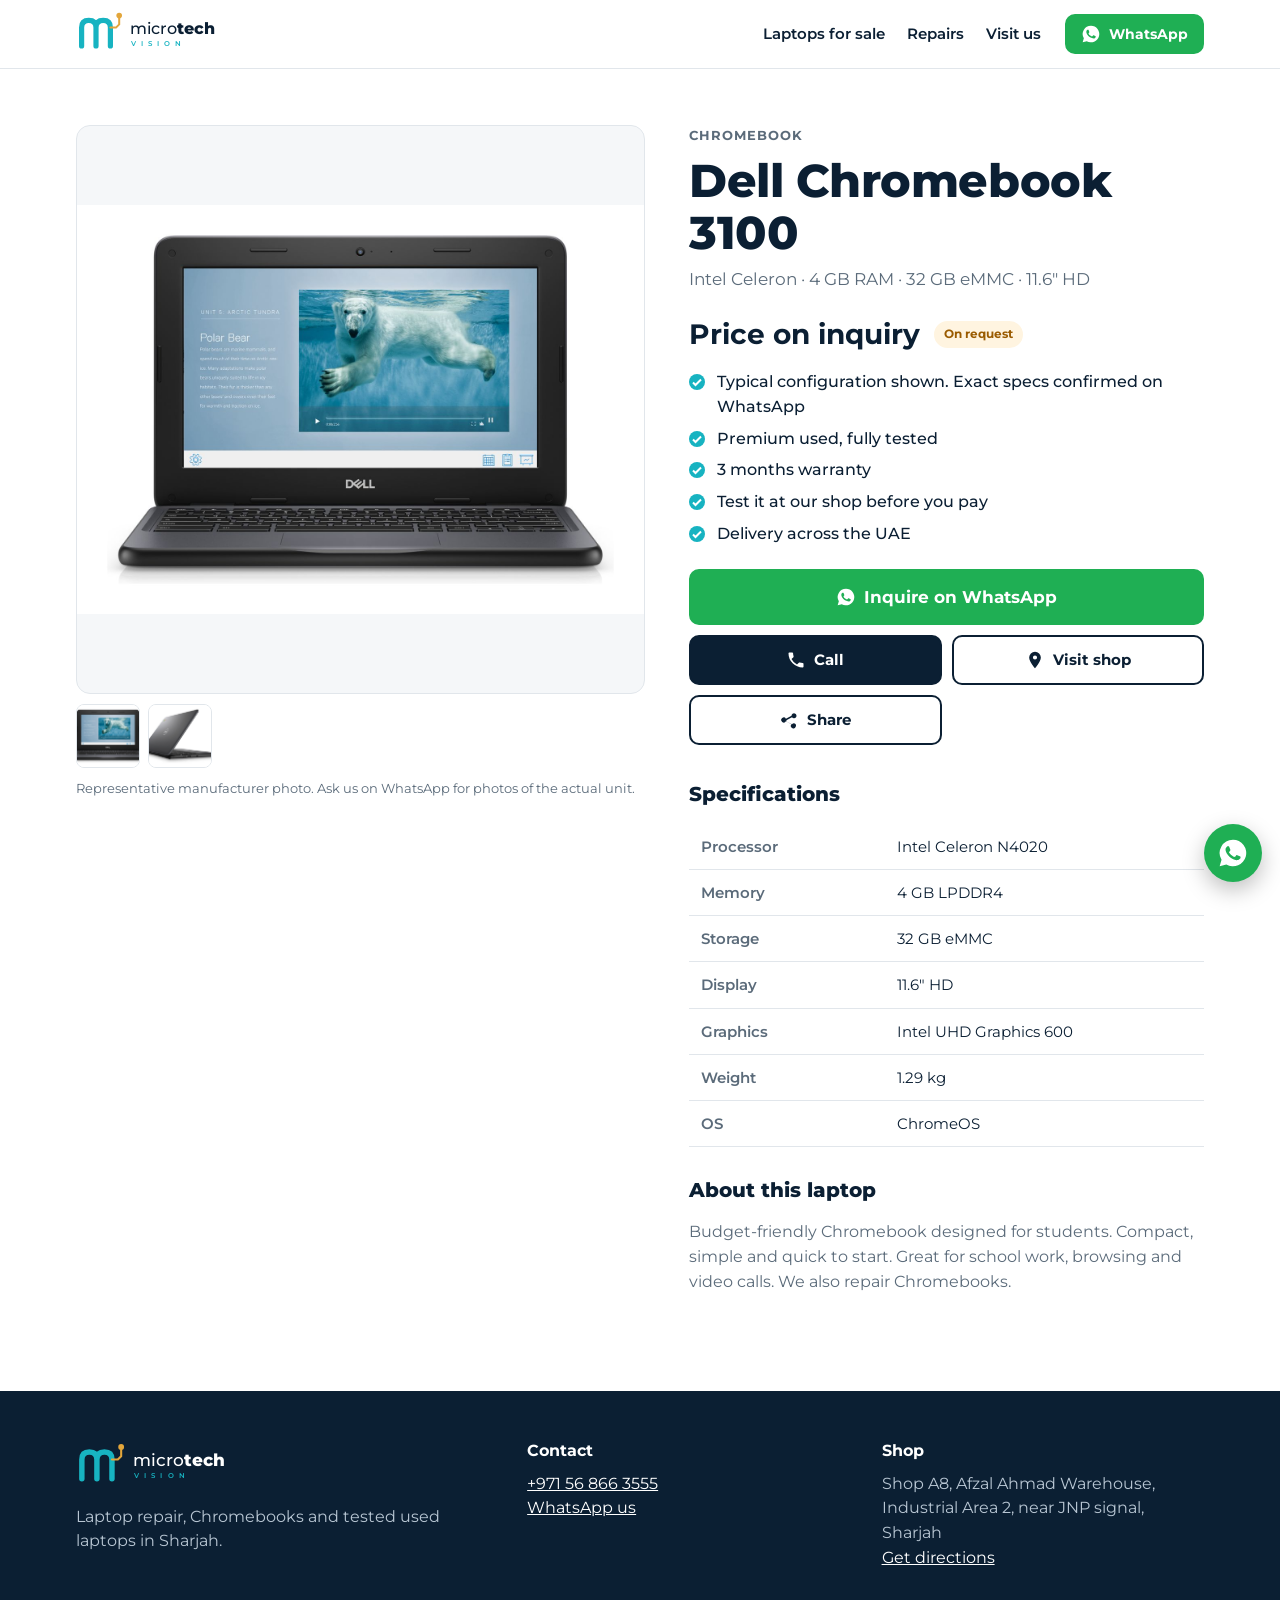
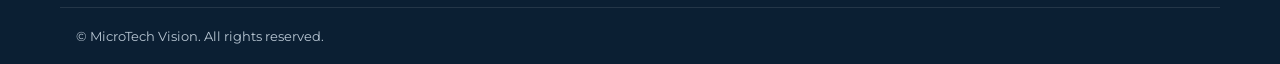
<file: laptops/dell-chromebook-3100/index.html>
<!doctype html>
<html lang="en"><head>
<meta charset="utf-8"><meta name="viewport" content="width=device-width,initial-scale=1">
<title>Dell Chromebook 3100: Intel Celeron · 4 GB RAM · 32 GB eMMC · 11.6&quot; HD</title>
<meta name="description" content="Dell Chromebook 3100, Intel Celeron · 4 GB RAM · 32 GB eMMC · 11.6&quot; HD. Premium used, fully tested, 3 months warranty. Budget-friendly Chromebook designed for students. Compact, simple and quick to start. Great for school work, browsing and video calls. We also repair Chromebooks.">
<link rel="canonical" href="https://microtechvision.store/laptops/dell-chromebook-3100/">
<meta property="og:type" content="website"><meta property="og:site_name" content="MicroTech Vision">
<meta property="og:title" content="Dell Chromebook 3100: Intel Celeron · 4 GB RAM · 32 GB eMMC · 11.6&quot; HD"><meta property="og:description" content="Dell Chromebook 3100, Intel Celeron · 4 GB RAM · 32 GB eMMC · 11.6&quot; HD. Premium used, fully tested, 3 months warranty. Budget-friendly Chromebook designed for students. Compact, simple and quick to start. Great for school work, browsing and video calls. We also repair Chromebooks.">
<meta property="og:url" content="https://microtechvision.store/laptops/dell-chromebook-3100/"><meta property="og:image" content="https://microtechvision.store/img/products/dell-chromebook-3100/01.jpg">
<meta name="twitter:card" content="summary_large_image">
<meta name="theme-color" content="#0B1F33">
<link rel="icon" href="../../img/favicon.svg" type="image/svg+xml">
<link rel="preconnect" href="https://fonts.googleapis.com"><link rel="preconnect" href="https://fonts.gstatic.com" crossorigin>
<link href="https://fonts.googleapis.com/css2?family=Montserrat:wght@400;500;600;700;800&display=swap" rel="stylesheet">
<link rel="stylesheet" href="../../style.css">
</head><body>
<header class="top"><div class="wrap bar">
<a href="../../index.html" class="brand"><svg class="logo" viewBox="0 0 380 110" role="img" aria-label="MicroTech Vision"><g transform="translate(0,5)"><path d="M14,90 V44 Q14,26 32,26 Q50,26 50,44 V90 M50,44 Q50,26 68,26 Q86,26 86,44 V90" fill="none" stroke="#17B3C1" stroke-width="13" stroke-linecap="round" stroke-linejoin="round"/><path d="M86,44 H100 L108,36 V18" fill="none" stroke="#E3A63B" stroke-width="5" stroke-linecap="round" stroke-linejoin="round"/><circle cx="108" cy="14" r="7" fill="#E3A63B"/></g><text x="136" y="64" font-family="Montserrat,sans-serif" font-size="40" fill="#0B1F33"><tspan font-weight="500">micro</tspan><tspan font-weight="800">tech</tspan></text><text x="138" y="94" font-family="Montserrat,sans-serif" font-weight="600" font-size="17" fill="#17B3C1" letter-spacing="12.5">VISION</text></svg></a>
<nav><a href="../../laptops/index.html">Laptops for sale</a><a href="../../index.html#repairs">Repairs</a><a href="../../index.html#visit">Visit us</a></nav>
<a class="btn wa small" href="https://wa.me/971568663555?text=Hi%20MicroTech%20Vision%2C%20I%20have%20a%20question."><svg viewBox="0 0 24 24"><path fill="currentColor" d="M12 2a10 10 0 0 0-8.6 15.1L2 22l5-1.3A10 10 0 1 0 12 2Zm5.3 14.1c-.2.6-1.3 1.2-1.8 1.2-.5.1-1 .2-3.3-.7-2.8-1.1-4.5-3.9-4.7-4.1-.1-.2-1.1-1.5-1.1-2.9s.7-2 1-2.3c.2-.3.5-.3.7-.3h.5c.2 0 .4 0 .6.5l.8 2c.1.1.1.3 0 .5l-.4.6-.4.4c-.1.1-.3.3-.1.6.2.3.7 1.2 1.6 1.9 1.1 1 2 1.3 2.3 1.4.3.1.5.1.6-.1l.9-1.1c.2-.3.4-.2.7-.1l1.9.9c.3.1.5.2.5.3.1.2.1.7-.1 1.3Z"/></svg>WhatsApp</a>
</div></header>

<script type="application/ld+json">{"@context": "https://schema.org", "@type": "Product", "name": "Dell Chromebook 3100", "description": "Budget-friendly Chromebook designed for students. Compact, simple and quick to start. Great for school work, browsing and video calls. We also repair Chromebooks.", "image": ["https://microtechvision.store/img/products/dell-chromebook-3100/01.jpg", "https://microtechvision.store/img/products/dell-chromebook-3100/02.jpg"], "sku": "dell-chromebook-3100", "brand": {"@type": "Brand", "name": "Dell"}, "itemCondition": "https://schema.org/UsedCondition"}</script>
<section class="wrap sec pd">
<div class="gallery"><img id="main" src="../../img/products/dell-chromebook-3100/01.jpg" alt="Dell Chromebook 3100"><div class="thumbs"><button data-src="../../img/products/dell-chromebook-3100/01.jpg" aria-label="Photo 1"><img src="../../img/products/dell-chromebook-3100/01.jpg" alt="" loading="lazy"></button><button data-src="../../img/products/dell-chromebook-3100/02.jpg" aria-label="Photo 2"><img src="../../img/products/dell-chromebook-3100/02.jpg" alt="" loading="lazy"></button></div><p class="photo-note">Representative manufacturer photo. Ask us on WhatsApp for photos of the actual unit.</p></div>
<div class="info">
<p class="eyebrow">Chromebook</p>
<h1>Dell Chromebook 3100</h1>
<p class="subt">Intel Celeron · 4 GB RAM · 32 GB eMMC · 11.6&quot; HD</p>
<div class="pricebox"><b>Price on inquiry</b><span class="badge req">On request</span></div>
<ul class="ticks"><li>Typical configuration shown. Exact specs confirmed on WhatsApp</li><li>Premium used, fully tested</li><li>3 months warranty</li><li>Test it at our shop before you pay</li><li>Delivery across the UAE</li></ul>
<div class="actions">
<a class="btn wa" href="https://wa.me/971568663555?text=Hi%20MicroTech%20Vision%2C%20I%27m%20interested%20in%20a%20Dell%20Chromebook%203100.%20Is%20one%20available%3F%20Please%20share%20the%20price%20and%20specs.%20https%3A//microtechvision.store/laptops/dell-chromebook-3100/"><svg viewBox="0 0 24 24"><path fill="currentColor" d="M12 2a10 10 0 0 0-8.6 15.1L2 22l5-1.3A10 10 0 1 0 12 2Zm5.3 14.1c-.2.6-1.3 1.2-1.8 1.2-.5.1-1 .2-3.3-.7-2.8-1.1-4.5-3.9-4.7-4.1-.1-.2-1.1-1.5-1.1-2.9s.7-2 1-2.3c.2-.3.5-.3.7-.3h.5c.2 0 .4 0 .6.5l.8 2c.1.1.1.3 0 .5l-.4.6-.4.4c-.1.1-.3.3-.1.6.2.3.7 1.2 1.6 1.9 1.1 1 2 1.3 2.3 1.4.3.1.5.1.6-.1l.9-1.1c.2-.3.4-.2.7-.1l1.9.9c.3.1.5.2.5.3.1.2.1.7-.1 1.3Z"/></svg>Inquire on WhatsApp</a>
<a class="btn" href="tel:+971568663555"><svg viewBox="0 0 24 24"><path fill="currentColor" d="M6.6 10.8a15.1 15.1 0 0 0 6.6 6.6l2.2-2.2c.3-.3.7-.4 1-.2 1.1.4 2.3.6 3.6.6.6 0 1 .4 1 1V20c0 .6-.4 1-1 1A17 17 0 0 1 3 4c0-.6.4-1 1-1h3.5c.6 0 1 .4 1 1 0 1.3.2 2.5.6 3.6.1.3 0 .7-.2 1l-2.3 2.2Z"/></svg>Call</a>
<a class="btn ghost" href="https://www.google.com/maps/search/?api=1&query=25.3161052,55.4091844"><svg viewBox="0 0 24 24"><path fill="currentColor" d="M12 2a7 7 0 0 0-7 7c0 5.2 7 13 7 13s7-7.8 7-13a7 7 0 0 0-7-7Zm0 9.5A2.5 2.5 0 1 1 12 6.5a2.5 2.5 0 0 1 0 5Z"/></svg>Visit shop</a>
<button class="btn ghost" id="share" data-url="https://microtechvision.store/laptops/dell-chromebook-3100/" data-title="Dell Chromebook 3100"><svg viewBox="0 0 24 24"><path fill="currentColor" d="M18 16a3 3 0 0 0-2.4 1.2l-6.7-3.4a3 3 0 0 0 0-1.6l6.7-3.4A3 3 0 1 0 15 7l-6.7 3.4a3 3 0 1 0 0 3.2L15 17a3 3 0 1 0 3-1Z"/></svg>Share</button>
</div>
<h2>Specifications</h2><table class="specs"><tr><th>Processor</th><td>Intel Celeron N4020</td></tr><tr><th>Memory</th><td>4 GB LPDDR4</td></tr><tr><th>Storage</th><td>32 GB eMMC</td></tr><tr><th>Display</th><td>11.6&quot; HD</td></tr><tr><th>Graphics</th><td>Intel UHD Graphics 600</td></tr><tr><th>Weight</th><td>1.29 kg</td></tr><tr><th>OS</th><td>ChromeOS</td></tr></table>
<h2>About this laptop</h2><p>Budget-friendly Chromebook designed for students. Compact, simple and quick to start. Great for school work, browsing and video calls. We also repair Chromebooks.</p>
</div></section>
<div class="stick"><a class="btn wa" href="https://wa.me/971568663555?text=Hi%20MicroTech%20Vision%2C%20I%27m%20interested%20in%20a%20Dell%20Chromebook%203100.%20Is%20one%20available%3F%20Please%20share%20the%20price%20and%20specs.%20https%3A//microtechvision.store/laptops/dell-chromebook-3100/"><svg viewBox="0 0 24 24"><path fill="currentColor" d="M12 2a10 10 0 0 0-8.6 15.1L2 22l5-1.3A10 10 0 1 0 12 2Zm5.3 14.1c-.2.6-1.3 1.2-1.8 1.2-.5.1-1 .2-3.3-.7-2.8-1.1-4.5-3.9-4.7-4.1-.1-.2-1.1-1.5-1.1-2.9s.7-2 1-2.3c.2-.3.5-.3.7-.3h.5c.2 0 .4 0 .6.5l.8 2c.1.1.1.3 0 .5l-.4.6-.4.4c-.1.1-.3.3-.1.6.2.3.7 1.2 1.6 1.9 1.1 1 2 1.3 2.3 1.4.3.1.5.1.6-.1l.9-1.1c.2-.3.4-.2.7-.1l1.9.9c.3.1.5.2.5.3.1.2.1.7-.1 1.3Z"/></svg>WhatsApp</a><a class="btn" href="tel:+971568663555"><svg viewBox="0 0 24 24"><path fill="currentColor" d="M6.6 10.8a15.1 15.1 0 0 0 6.6 6.6l2.2-2.2c.3-.3.7-.4 1-.2 1.1.4 2.3.6 3.6.6.6 0 1 .4 1 1V20c0 .6-.4 1-1 1A17 17 0 0 1 3 4c0-.6.4-1 1-1h3.5c.6 0 1 .4 1 1 0 1.3.2 2.5.6 3.6.1.3 0 .7-.2 1l-2.3 2.2Z"/></svg>Call</a></div>
<script>
document.querySelectorAll('.thumbs button').forEach(b=>b.onclick=()=>{document.getElementById('main').src=b.dataset.src});
document.getElementById('share').onclick=e=>{const b=e.currentTarget;
 if(navigator.share)navigator.share({title:b.dataset.title,url:b.dataset.url}).catch(()=>{});
 else navigator.clipboard.writeText(b.dataset.url).then(()=>{b.lastChild.textContent='Link copied'});};
</script><footer class="foot"><div class="wrap fgrid">
<div><svg class="logo" viewBox="0 0 380 110" role="img" aria-label="MicroTech Vision"><g transform="translate(0,5)"><path d="M14,90 V44 Q14,26 32,26 Q50,26 50,44 V90 M50,44 Q50,26 68,26 Q86,26 86,44 V90" fill="none" stroke="#17B3C1" stroke-width="13" stroke-linecap="round" stroke-linejoin="round"/><path d="M86,44 H100 L108,36 V18" fill="none" stroke="#E3A63B" stroke-width="5" stroke-linecap="round" stroke-linejoin="round"/><circle cx="108" cy="14" r="7" fill="#E3A63B"/></g><text x="136" y="64" font-family="Montserrat,sans-serif" font-size="40" fill="#fff"><tspan font-weight="500">micro</tspan><tspan font-weight="800">tech</tspan></text><text x="138" y="94" font-family="Montserrat,sans-serif" font-weight="600" font-size="17" fill="#17B3C1" letter-spacing="12.5">VISION</text></svg><p>Laptop repair, Chromebooks and tested used laptops in Sharjah.</p></div>
<div><h4>Contact</h4><p><a href="tel:+971568663555">+971 56 866 3555</a><br><a href="https://wa.me/971568663555?text=Hi%20MicroTech%20Vision">WhatsApp us</a></p></div>
<div><h4>Shop</h4><p>Shop A8, Afzal Ahmad Warehouse, Industrial Area 2, near JNP signal, Sharjah<br><a href="https://www.google.com/maps/search/?api=1&query=25.3161052,55.4091844">Get directions</a></p></div>
</div><div class="wrap fine">&copy; MicroTech Vision. All rights reserved.</div></footer>
<a class="fab" href="https://wa.me/971568663555?text=Hi%20MicroTech%20Vision" aria-label="WhatsApp"><svg viewBox="0 0 24 24"><path fill="currentColor" d="M12 2a10 10 0 0 0-8.6 15.1L2 22l5-1.3A10 10 0 1 0 12 2Zm5.3 14.1c-.2.6-1.3 1.2-1.8 1.2-.5.1-1 .2-3.3-.7-2.8-1.1-4.5-3.9-4.7-4.1-.1-.2-1.1-1.5-1.1-2.9s.7-2 1-2.3c.2-.3.5-.3.7-.3h.5c.2 0 .4 0 .6.5l.8 2c.1.1.1.3 0 .5l-.4.6-.4.4c-.1.1-.3.3-.1.6.2.3.7 1.2 1.6 1.9 1.1 1 2 1.3 2.3 1.4.3.1.5.1.6-.1l.9-1.1c.2-.3.4-.2.7-.1l1.9.9c.3.1.5.2.5.3.1.2.1.7-.1 1.3Z"/></svg></a>
</body></html>
</file>
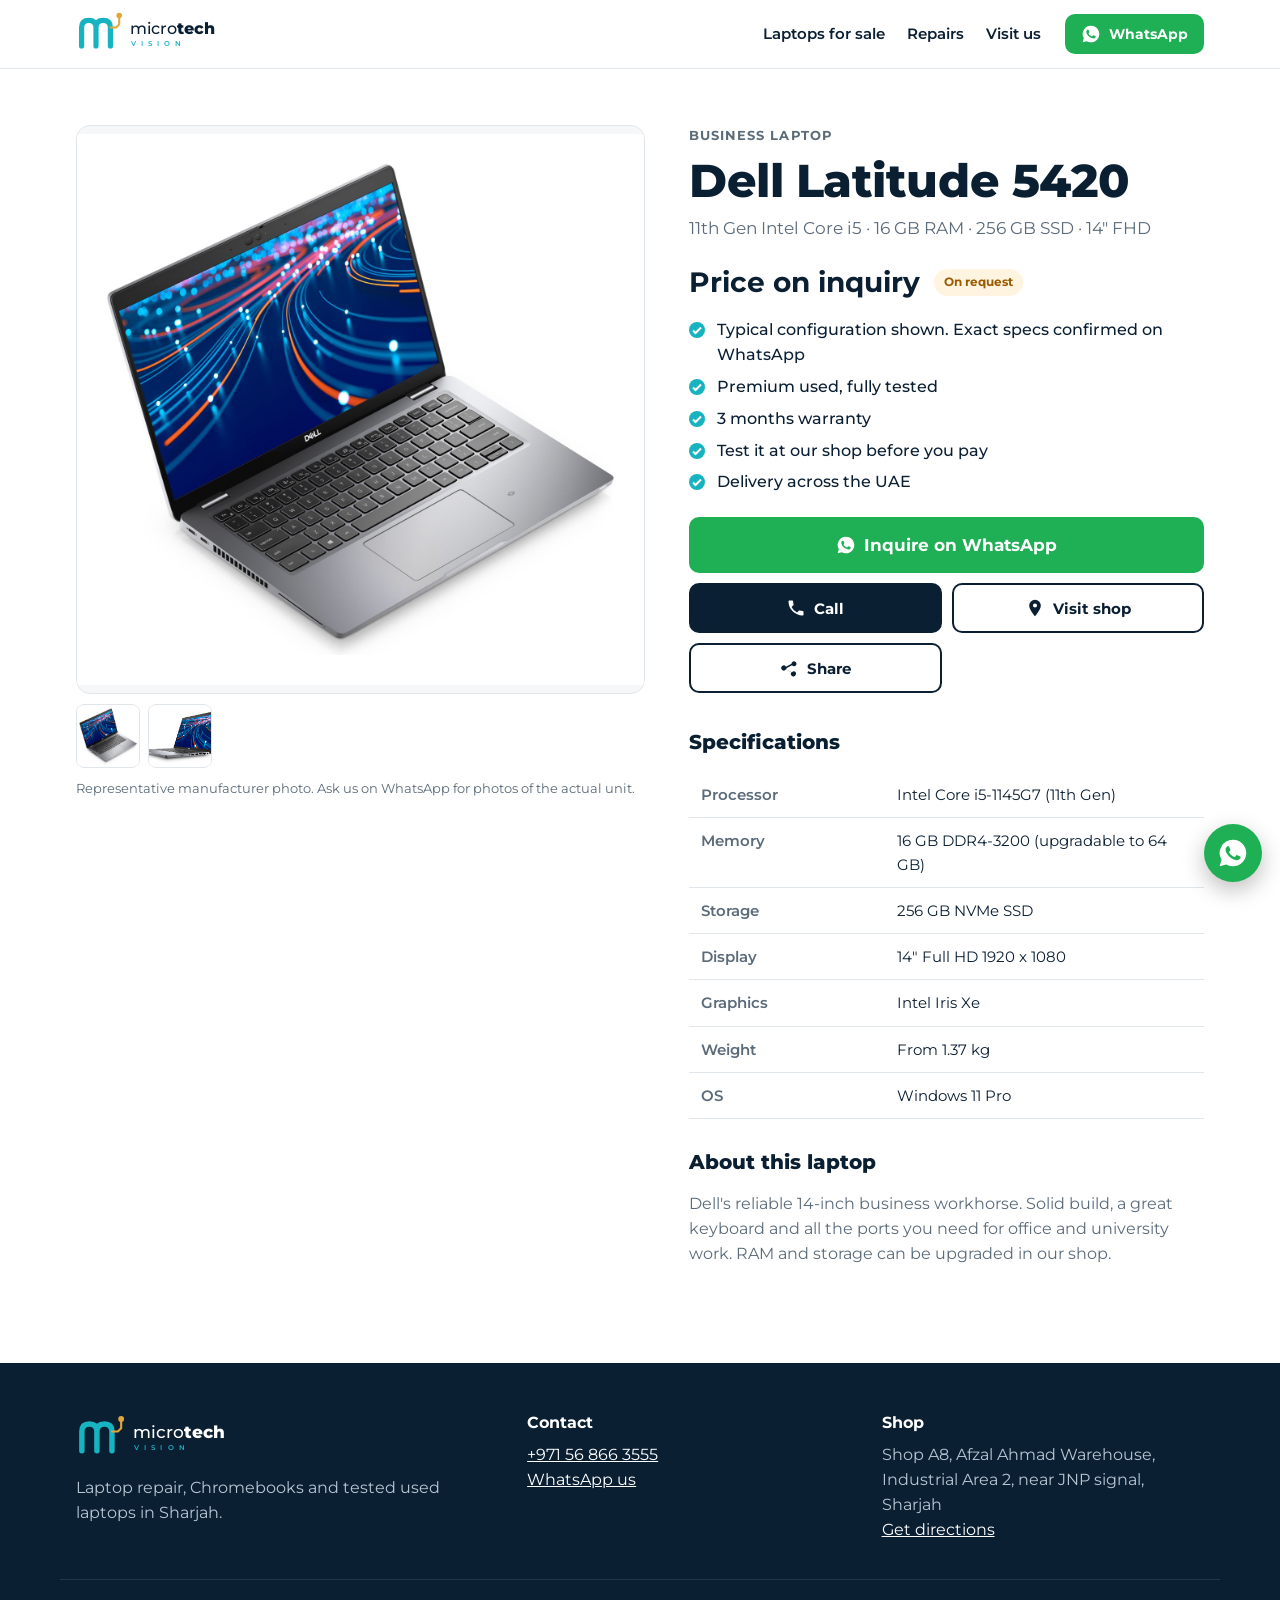
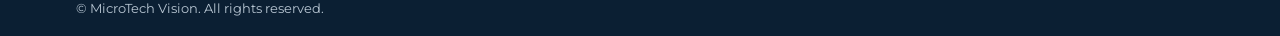
<file: laptops/dell-latitude-5420/index.html>
<!doctype html>
<html lang="en"><head>
<meta charset="utf-8"><meta name="viewport" content="width=device-width,initial-scale=1">
<title>Dell Latitude 5420: 11th Gen Intel Core i5 · 16 GB RAM · 256 GB SSD · 14&quot; FHD</title>
<meta name="description" content="Dell Latitude 5420, 11th Gen Intel Core i5 · 16 GB RAM · 256 GB SSD · 14&quot; FHD. Premium used, fully tested, 3 months warranty. Dell&#x27;s reliable 14-inch business workhorse. Solid build, a great keyboard and all the ports you need for office and university work. RAM and storage can be upgraded in our sh">
<link rel="canonical" href="https://microtechvision.store/laptops/dell-latitude-5420/">
<meta property="og:type" content="website"><meta property="og:site_name" content="MicroTech Vision">
<meta property="og:title" content="Dell Latitude 5420: 11th Gen Intel Core i5 · 16 GB RAM · 256 GB SSD · 14&quot; FHD"><meta property="og:description" content="Dell Latitude 5420, 11th Gen Intel Core i5 · 16 GB RAM · 256 GB SSD · 14&quot; FHD. Premium used, fully tested, 3 months warranty. Dell&#x27;s reliable 14-inch business workhorse. Solid build, a great keyboard and all the ports you need for office and university work. RAM and storage can be upgraded in our sh">
<meta property="og:url" content="https://microtechvision.store/laptops/dell-latitude-5420/"><meta property="og:image" content="https://microtechvision.store/img/products/dell-latitude-5420/01.jpg">
<meta name="twitter:card" content="summary_large_image">
<meta name="theme-color" content="#0B1F33">
<link rel="icon" href="../../img/favicon.svg" type="image/svg+xml">
<link rel="preconnect" href="https://fonts.googleapis.com"><link rel="preconnect" href="https://fonts.gstatic.com" crossorigin>
<link href="https://fonts.googleapis.com/css2?family=Montserrat:wght@400;500;600;700;800&display=swap" rel="stylesheet">
<link rel="stylesheet" href="../../style.css">
</head><body>
<header class="top"><div class="wrap bar">
<a href="../../index.html" class="brand"><svg class="logo" viewBox="0 0 380 110" role="img" aria-label="MicroTech Vision"><g transform="translate(0,5)"><path d="M14,90 V44 Q14,26 32,26 Q50,26 50,44 V90 M50,44 Q50,26 68,26 Q86,26 86,44 V90" fill="none" stroke="#17B3C1" stroke-width="13" stroke-linecap="round" stroke-linejoin="round"/><path d="M86,44 H100 L108,36 V18" fill="none" stroke="#E3A63B" stroke-width="5" stroke-linecap="round" stroke-linejoin="round"/><circle cx="108" cy="14" r="7" fill="#E3A63B"/></g><text x="136" y="64" font-family="Montserrat,sans-serif" font-size="40" fill="#0B1F33"><tspan font-weight="500">micro</tspan><tspan font-weight="800">tech</tspan></text><text x="138" y="94" font-family="Montserrat,sans-serif" font-weight="600" font-size="17" fill="#17B3C1" letter-spacing="12.5">VISION</text></svg></a>
<nav><a href="../../laptops/index.html">Laptops for sale</a><a href="../../index.html#repairs">Repairs</a><a href="../../index.html#visit">Visit us</a></nav>
<a class="btn wa small" href="https://wa.me/971568663555?text=Hi%20MicroTech%20Vision%2C%20I%20have%20a%20question."><svg viewBox="0 0 24 24"><path fill="currentColor" d="M12 2a10 10 0 0 0-8.6 15.1L2 22l5-1.3A10 10 0 1 0 12 2Zm5.3 14.1c-.2.6-1.3 1.2-1.8 1.2-.5.1-1 .2-3.3-.7-2.8-1.1-4.5-3.9-4.7-4.1-.1-.2-1.1-1.5-1.1-2.9s.7-2 1-2.3c.2-.3.5-.3.7-.3h.5c.2 0 .4 0 .6.5l.8 2c.1.1.1.3 0 .5l-.4.6-.4.4c-.1.1-.3.3-.1.6.2.3.7 1.2 1.6 1.9 1.1 1 2 1.3 2.3 1.4.3.1.5.1.6-.1l.9-1.1c.2-.3.4-.2.7-.1l1.9.9c.3.1.5.2.5.3.1.2.1.7-.1 1.3Z"/></svg>WhatsApp</a>
</div></header>

<script type="application/ld+json">{"@context": "https://schema.org", "@type": "Product", "name": "Dell Latitude 5420", "description": "Dell's reliable 14-inch business workhorse. Solid build, a great keyboard and all the ports you need for office and university work. RAM and storage can be upgraded in our shop.", "image": ["https://microtechvision.store/img/products/dell-latitude-5420/01.jpg", "https://microtechvision.store/img/products/dell-latitude-5420/02.jpg"], "sku": "dell-latitude-5420", "brand": {"@type": "Brand", "name": "Dell"}, "itemCondition": "https://schema.org/UsedCondition"}</script>
<section class="wrap sec pd">
<div class="gallery"><img id="main" src="../../img/products/dell-latitude-5420/01.jpg" alt="Dell Latitude 5420"><div class="thumbs"><button data-src="../../img/products/dell-latitude-5420/01.jpg" aria-label="Photo 1"><img src="../../img/products/dell-latitude-5420/01.jpg" alt="" loading="lazy"></button><button data-src="../../img/products/dell-latitude-5420/02.jpg" aria-label="Photo 2"><img src="../../img/products/dell-latitude-5420/02.jpg" alt="" loading="lazy"></button></div><p class="photo-note">Representative manufacturer photo. Ask us on WhatsApp for photos of the actual unit.</p></div>
<div class="info">
<p class="eyebrow">Business laptop</p>
<h1>Dell Latitude 5420</h1>
<p class="subt">11th Gen Intel Core i5 · 16 GB RAM · 256 GB SSD · 14&quot; FHD</p>
<div class="pricebox"><b>Price on inquiry</b><span class="badge req">On request</span></div>
<ul class="ticks"><li>Typical configuration shown. Exact specs confirmed on WhatsApp</li><li>Premium used, fully tested</li><li>3 months warranty</li><li>Test it at our shop before you pay</li><li>Delivery across the UAE</li></ul>
<div class="actions">
<a class="btn wa" href="https://wa.me/971568663555?text=Hi%20MicroTech%20Vision%2C%20I%27m%20interested%20in%20a%20Dell%20Latitude%205420.%20Is%20one%20available%3F%20Please%20share%20the%20price%20and%20specs.%20https%3A//microtechvision.store/laptops/dell-latitude-5420/"><svg viewBox="0 0 24 24"><path fill="currentColor" d="M12 2a10 10 0 0 0-8.6 15.1L2 22l5-1.3A10 10 0 1 0 12 2Zm5.3 14.1c-.2.6-1.3 1.2-1.8 1.2-.5.1-1 .2-3.3-.7-2.8-1.1-4.5-3.9-4.7-4.1-.1-.2-1.1-1.5-1.1-2.9s.7-2 1-2.3c.2-.3.5-.3.7-.3h.5c.2 0 .4 0 .6.5l.8 2c.1.1.1.3 0 .5l-.4.6-.4.4c-.1.1-.3.3-.1.6.2.3.7 1.2 1.6 1.9 1.1 1 2 1.3 2.3 1.4.3.1.5.1.6-.1l.9-1.1c.2-.3.4-.2.7-.1l1.9.9c.3.1.5.2.5.3.1.2.1.7-.1 1.3Z"/></svg>Inquire on WhatsApp</a>
<a class="btn" href="tel:+971568663555"><svg viewBox="0 0 24 24"><path fill="currentColor" d="M6.6 10.8a15.1 15.1 0 0 0 6.6 6.6l2.2-2.2c.3-.3.7-.4 1-.2 1.1.4 2.3.6 3.6.6.6 0 1 .4 1 1V20c0 .6-.4 1-1 1A17 17 0 0 1 3 4c0-.6.4-1 1-1h3.5c.6 0 1 .4 1 1 0 1.3.2 2.5.6 3.6.1.3 0 .7-.2 1l-2.3 2.2Z"/></svg>Call</a>
<a class="btn ghost" href="https://www.google.com/maps/search/?api=1&query=25.3161052,55.4091844"><svg viewBox="0 0 24 24"><path fill="currentColor" d="M12 2a7 7 0 0 0-7 7c0 5.2 7 13 7 13s7-7.8 7-13a7 7 0 0 0-7-7Zm0 9.5A2.5 2.5 0 1 1 12 6.5a2.5 2.5 0 0 1 0 5Z"/></svg>Visit shop</a>
<button class="btn ghost" id="share" data-url="https://microtechvision.store/laptops/dell-latitude-5420/" data-title="Dell Latitude 5420"><svg viewBox="0 0 24 24"><path fill="currentColor" d="M18 16a3 3 0 0 0-2.4 1.2l-6.7-3.4a3 3 0 0 0 0-1.6l6.7-3.4A3 3 0 1 0 15 7l-6.7 3.4a3 3 0 1 0 0 3.2L15 17a3 3 0 1 0 3-1Z"/></svg>Share</button>
</div>
<h2>Specifications</h2><table class="specs"><tr><th>Processor</th><td>Intel Core i5-1145G7 (11th Gen)</td></tr><tr><th>Memory</th><td>16 GB DDR4-3200 (upgradable to 64 GB)</td></tr><tr><th>Storage</th><td>256 GB NVMe SSD</td></tr><tr><th>Display</th><td>14&quot; Full HD 1920 x 1080</td></tr><tr><th>Graphics</th><td>Intel Iris Xe</td></tr><tr><th>Weight</th><td>From 1.37 kg</td></tr><tr><th>OS</th><td>Windows 11 Pro</td></tr></table>
<h2>About this laptop</h2><p>Dell&#x27;s reliable 14-inch business workhorse. Solid build, a great keyboard and all the ports you need for office and university work. RAM and storage can be upgraded in our shop.</p>
</div></section>
<div class="stick"><a class="btn wa" href="https://wa.me/971568663555?text=Hi%20MicroTech%20Vision%2C%20I%27m%20interested%20in%20a%20Dell%20Latitude%205420.%20Is%20one%20available%3F%20Please%20share%20the%20price%20and%20specs.%20https%3A//microtechvision.store/laptops/dell-latitude-5420/"><svg viewBox="0 0 24 24"><path fill="currentColor" d="M12 2a10 10 0 0 0-8.6 15.1L2 22l5-1.3A10 10 0 1 0 12 2Zm5.3 14.1c-.2.6-1.3 1.2-1.8 1.2-.5.1-1 .2-3.3-.7-2.8-1.1-4.5-3.9-4.7-4.1-.1-.2-1.1-1.5-1.1-2.9s.7-2 1-2.3c.2-.3.5-.3.7-.3h.5c.2 0 .4 0 .6.5l.8 2c.1.1.1.3 0 .5l-.4.6-.4.4c-.1.1-.3.3-.1.6.2.3.7 1.2 1.6 1.9 1.1 1 2 1.3 2.3 1.4.3.1.5.1.6-.1l.9-1.1c.2-.3.4-.2.7-.1l1.9.9c.3.1.5.2.5.3.1.2.1.7-.1 1.3Z"/></svg>WhatsApp</a><a class="btn" href="tel:+971568663555"><svg viewBox="0 0 24 24"><path fill="currentColor" d="M6.6 10.8a15.1 15.1 0 0 0 6.6 6.6l2.2-2.2c.3-.3.7-.4 1-.2 1.1.4 2.3.6 3.6.6.6 0 1 .4 1 1V20c0 .6-.4 1-1 1A17 17 0 0 1 3 4c0-.6.4-1 1-1h3.5c.6 0 1 .4 1 1 0 1.3.2 2.5.6 3.6.1.3 0 .7-.2 1l-2.3 2.2Z"/></svg>Call</a></div>
<script>
document.querySelectorAll('.thumbs button').forEach(b=>b.onclick=()=>{document.getElementById('main').src=b.dataset.src});
document.getElementById('share').onclick=e=>{const b=e.currentTarget;
 if(navigator.share)navigator.share({title:b.dataset.title,url:b.dataset.url}).catch(()=>{});
 else navigator.clipboard.writeText(b.dataset.url).then(()=>{b.lastChild.textContent='Link copied'});};
</script><footer class="foot"><div class="wrap fgrid">
<div><svg class="logo" viewBox="0 0 380 110" role="img" aria-label="MicroTech Vision"><g transform="translate(0,5)"><path d="M14,90 V44 Q14,26 32,26 Q50,26 50,44 V90 M50,44 Q50,26 68,26 Q86,26 86,44 V90" fill="none" stroke="#17B3C1" stroke-width="13" stroke-linecap="round" stroke-linejoin="round"/><path d="M86,44 H100 L108,36 V18" fill="none" stroke="#E3A63B" stroke-width="5" stroke-linecap="round" stroke-linejoin="round"/><circle cx="108" cy="14" r="7" fill="#E3A63B"/></g><text x="136" y="64" font-family="Montserrat,sans-serif" font-size="40" fill="#fff"><tspan font-weight="500">micro</tspan><tspan font-weight="800">tech</tspan></text><text x="138" y="94" font-family="Montserrat,sans-serif" font-weight="600" font-size="17" fill="#17B3C1" letter-spacing="12.5">VISION</text></svg><p>Laptop repair, Chromebooks and tested used laptops in Sharjah.</p></div>
<div><h4>Contact</h4><p><a href="tel:+971568663555">+971 56 866 3555</a><br><a href="https://wa.me/971568663555?text=Hi%20MicroTech%20Vision">WhatsApp us</a></p></div>
<div><h4>Shop</h4><p>Shop A8, Afzal Ahmad Warehouse, Industrial Area 2, near JNP signal, Sharjah<br><a href="https://www.google.com/maps/search/?api=1&query=25.3161052,55.4091844">Get directions</a></p></div>
</div><div class="wrap fine">&copy; MicroTech Vision. All rights reserved.</div></footer>
<a class="fab" href="https://wa.me/971568663555?text=Hi%20MicroTech%20Vision" aria-label="WhatsApp"><svg viewBox="0 0 24 24"><path fill="currentColor" d="M12 2a10 10 0 0 0-8.6 15.1L2 22l5-1.3A10 10 0 1 0 12 2Zm5.3 14.1c-.2.6-1.3 1.2-1.8 1.2-.5.1-1 .2-3.3-.7-2.8-1.1-4.5-3.9-4.7-4.1-.1-.2-1.1-1.5-1.1-2.9s.7-2 1-2.3c.2-.3.5-.3.7-.3h.5c.2 0 .4 0 .6.5l.8 2c.1.1.1.3 0 .5l-.4.6-.4.4c-.1.1-.3.3-.1.6.2.3.7 1.2 1.6 1.9 1.1 1 2 1.3 2.3 1.4.3.1.5.1.6-.1l.9-1.1c.2-.3.4-.2.7-.1l1.9.9c.3.1.5.2.5.3.1.2.1.7-.1 1.3Z"/></svg></a>
</body></html>
</file>
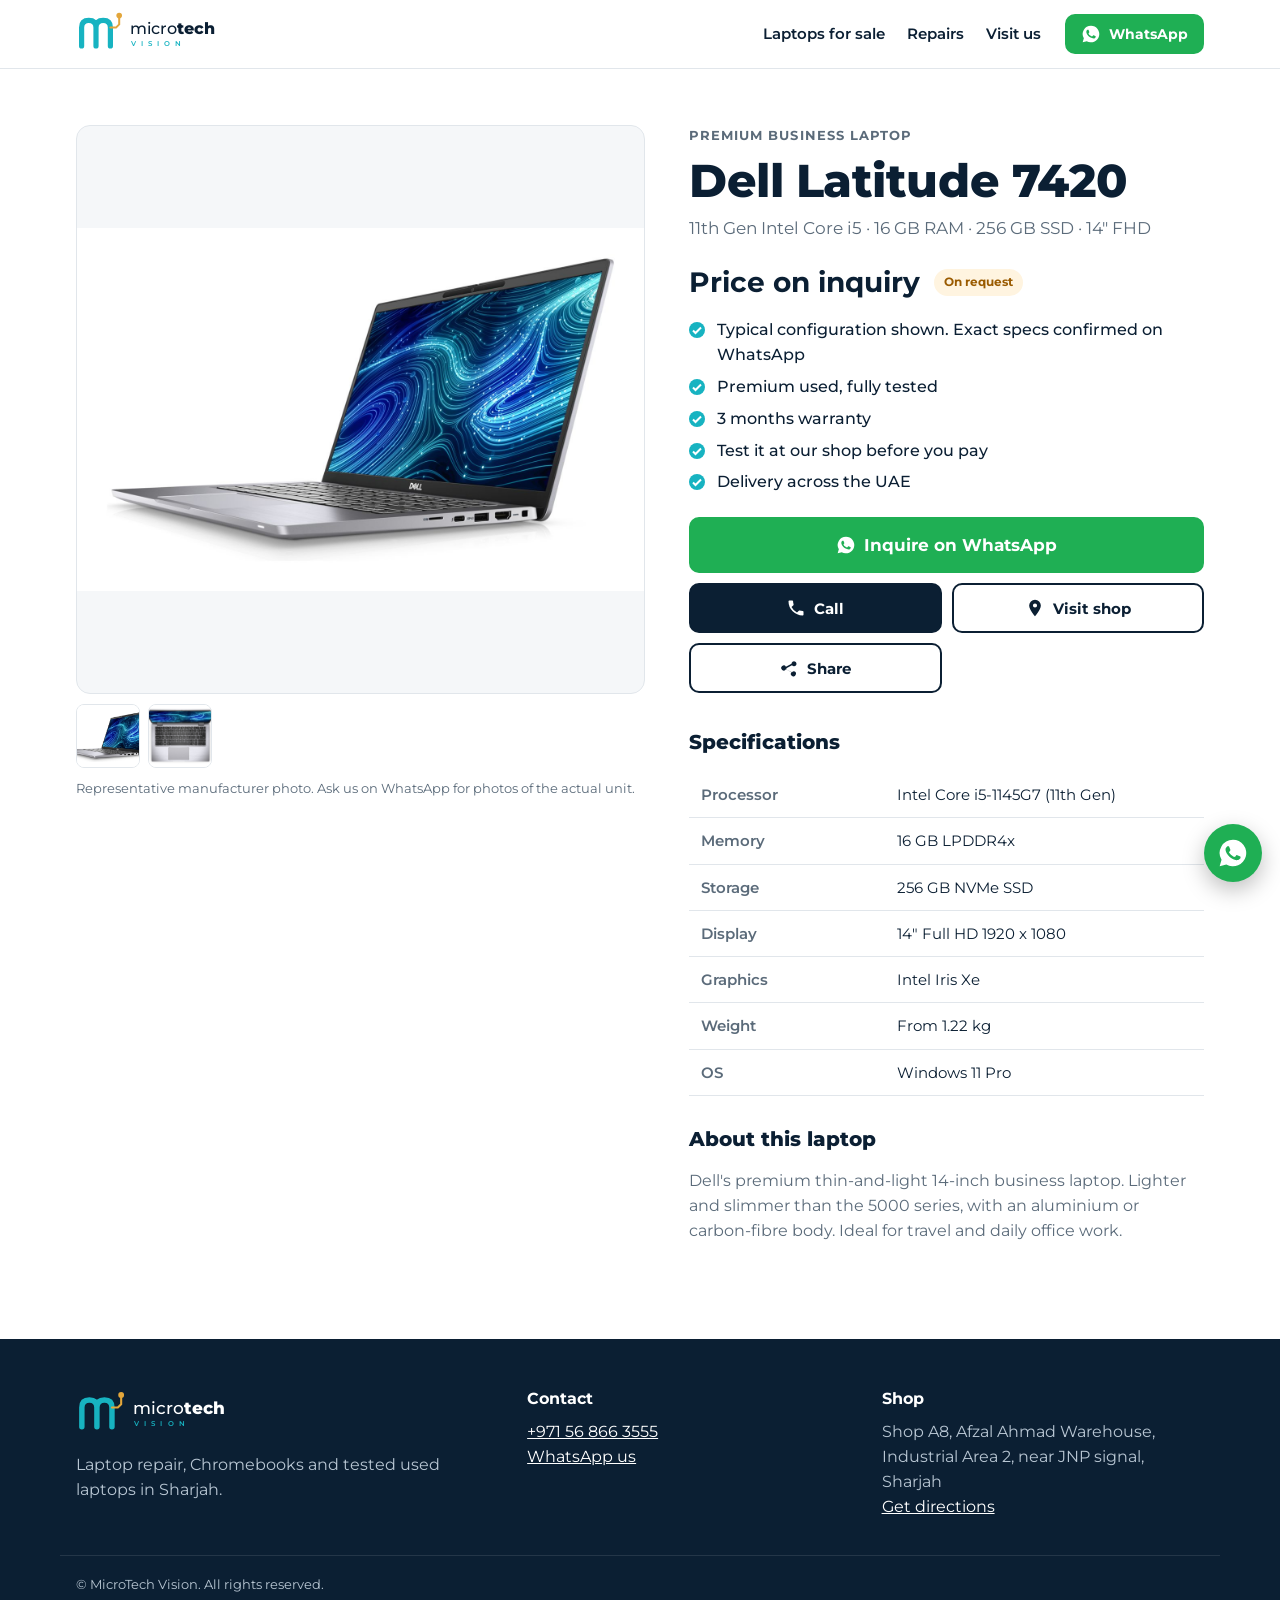
<file: laptops/dell-latitude-7420/index.html>
<!doctype html>
<html lang="en"><head>
<meta charset="utf-8"><meta name="viewport" content="width=device-width,initial-scale=1">
<title>Dell Latitude 7420: 11th Gen Intel Core i5 · 16 GB RAM · 256 GB SSD · 14&quot; FHD</title>
<meta name="description" content="Dell Latitude 7420, 11th Gen Intel Core i5 · 16 GB RAM · 256 GB SSD · 14&quot; FHD. Premium used, fully tested, 3 months warranty. Dell&#x27;s premium thin-and-light 14-inch business laptop. Lighter and slimmer than the 5000 series, with an aluminium or carbon-fibre body. Ideal for travel and daily office wor">
<link rel="canonical" href="https://microtechvision.store/laptops/dell-latitude-7420/">
<meta property="og:type" content="website"><meta property="og:site_name" content="MicroTech Vision">
<meta property="og:title" content="Dell Latitude 7420: 11th Gen Intel Core i5 · 16 GB RAM · 256 GB SSD · 14&quot; FHD"><meta property="og:description" content="Dell Latitude 7420, 11th Gen Intel Core i5 · 16 GB RAM · 256 GB SSD · 14&quot; FHD. Premium used, fully tested, 3 months warranty. Dell&#x27;s premium thin-and-light 14-inch business laptop. Lighter and slimmer than the 5000 series, with an aluminium or carbon-fibre body. Ideal for travel and daily office wor">
<meta property="og:url" content="https://microtechvision.store/laptops/dell-latitude-7420/"><meta property="og:image" content="https://microtechvision.store/img/products/dell-latitude-7420/01.jpg">
<meta name="twitter:card" content="summary_large_image">
<meta name="theme-color" content="#0B1F33">
<link rel="icon" href="../../img/favicon.svg" type="image/svg+xml">
<link rel="preconnect" href="https://fonts.googleapis.com"><link rel="preconnect" href="https://fonts.gstatic.com" crossorigin>
<link href="https://fonts.googleapis.com/css2?family=Montserrat:wght@400;500;600;700;800&display=swap" rel="stylesheet">
<link rel="stylesheet" href="../../style.css">
</head><body>
<header class="top"><div class="wrap bar">
<a href="../../index.html" class="brand"><svg class="logo" viewBox="0 0 380 110" role="img" aria-label="MicroTech Vision"><g transform="translate(0,5)"><path d="M14,90 V44 Q14,26 32,26 Q50,26 50,44 V90 M50,44 Q50,26 68,26 Q86,26 86,44 V90" fill="none" stroke="#17B3C1" stroke-width="13" stroke-linecap="round" stroke-linejoin="round"/><path d="M86,44 H100 L108,36 V18" fill="none" stroke="#E3A63B" stroke-width="5" stroke-linecap="round" stroke-linejoin="round"/><circle cx="108" cy="14" r="7" fill="#E3A63B"/></g><text x="136" y="64" font-family="Montserrat,sans-serif" font-size="40" fill="#0B1F33"><tspan font-weight="500">micro</tspan><tspan font-weight="800">tech</tspan></text><text x="138" y="94" font-family="Montserrat,sans-serif" font-weight="600" font-size="17" fill="#17B3C1" letter-spacing="12.5">VISION</text></svg></a>
<nav><a href="../../laptops/index.html">Laptops for sale</a><a href="../../index.html#repairs">Repairs</a><a href="../../index.html#visit">Visit us</a></nav>
<a class="btn wa small" href="https://wa.me/971568663555?text=Hi%20MicroTech%20Vision%2C%20I%20have%20a%20question."><svg viewBox="0 0 24 24"><path fill="currentColor" d="M12 2a10 10 0 0 0-8.6 15.1L2 22l5-1.3A10 10 0 1 0 12 2Zm5.3 14.1c-.2.6-1.3 1.2-1.8 1.2-.5.1-1 .2-3.3-.7-2.8-1.1-4.5-3.9-4.7-4.1-.1-.2-1.1-1.5-1.1-2.9s.7-2 1-2.3c.2-.3.5-.3.7-.3h.5c.2 0 .4 0 .6.5l.8 2c.1.1.1.3 0 .5l-.4.6-.4.4c-.1.1-.3.3-.1.6.2.3.7 1.2 1.6 1.9 1.1 1 2 1.3 2.3 1.4.3.1.5.1.6-.1l.9-1.1c.2-.3.4-.2.7-.1l1.9.9c.3.1.5.2.5.3.1.2.1.7-.1 1.3Z"/></svg>WhatsApp</a>
</div></header>

<script type="application/ld+json">{"@context": "https://schema.org", "@type": "Product", "name": "Dell Latitude 7420", "description": "Dell's premium thin-and-light 14-inch business laptop. Lighter and slimmer than the 5000 series, with an aluminium or carbon-fibre body. Ideal for travel and daily office work.", "image": ["https://microtechvision.store/img/products/dell-latitude-7420/01.jpg", "https://microtechvision.store/img/products/dell-latitude-7420/02.jpg"], "sku": "dell-latitude-7420", "brand": {"@type": "Brand", "name": "Dell"}, "itemCondition": "https://schema.org/UsedCondition"}</script>
<section class="wrap sec pd">
<div class="gallery"><img id="main" src="../../img/products/dell-latitude-7420/01.jpg" alt="Dell Latitude 7420"><div class="thumbs"><button data-src="../../img/products/dell-latitude-7420/01.jpg" aria-label="Photo 1"><img src="../../img/products/dell-latitude-7420/01.jpg" alt="" loading="lazy"></button><button data-src="../../img/products/dell-latitude-7420/02.jpg" aria-label="Photo 2"><img src="../../img/products/dell-latitude-7420/02.jpg" alt="" loading="lazy"></button></div><p class="photo-note">Representative manufacturer photo. Ask us on WhatsApp for photos of the actual unit.</p></div>
<div class="info">
<p class="eyebrow">Premium business laptop</p>
<h1>Dell Latitude 7420</h1>
<p class="subt">11th Gen Intel Core i5 · 16 GB RAM · 256 GB SSD · 14&quot; FHD</p>
<div class="pricebox"><b>Price on inquiry</b><span class="badge req">On request</span></div>
<ul class="ticks"><li>Typical configuration shown. Exact specs confirmed on WhatsApp</li><li>Premium used, fully tested</li><li>3 months warranty</li><li>Test it at our shop before you pay</li><li>Delivery across the UAE</li></ul>
<div class="actions">
<a class="btn wa" href="https://wa.me/971568663555?text=Hi%20MicroTech%20Vision%2C%20I%27m%20interested%20in%20a%20Dell%20Latitude%207420.%20Is%20one%20available%3F%20Please%20share%20the%20price%20and%20specs.%20https%3A//microtechvision.store/laptops/dell-latitude-7420/"><svg viewBox="0 0 24 24"><path fill="currentColor" d="M12 2a10 10 0 0 0-8.6 15.1L2 22l5-1.3A10 10 0 1 0 12 2Zm5.3 14.1c-.2.6-1.3 1.2-1.8 1.2-.5.1-1 .2-3.3-.7-2.8-1.1-4.5-3.9-4.7-4.1-.1-.2-1.1-1.5-1.1-2.9s.7-2 1-2.3c.2-.3.5-.3.7-.3h.5c.2 0 .4 0 .6.5l.8 2c.1.1.1.3 0 .5l-.4.6-.4.4c-.1.1-.3.3-.1.6.2.3.7 1.2 1.6 1.9 1.1 1 2 1.3 2.3 1.4.3.1.5.1.6-.1l.9-1.1c.2-.3.4-.2.7-.1l1.9.9c.3.1.5.2.5.3.1.2.1.7-.1 1.3Z"/></svg>Inquire on WhatsApp</a>
<a class="btn" href="tel:+971568663555"><svg viewBox="0 0 24 24"><path fill="currentColor" d="M6.6 10.8a15.1 15.1 0 0 0 6.6 6.6l2.2-2.2c.3-.3.7-.4 1-.2 1.1.4 2.3.6 3.6.6.6 0 1 .4 1 1V20c0 .6-.4 1-1 1A17 17 0 0 1 3 4c0-.6.4-1 1-1h3.5c.6 0 1 .4 1 1 0 1.3.2 2.5.6 3.6.1.3 0 .7-.2 1l-2.3 2.2Z"/></svg>Call</a>
<a class="btn ghost" href="https://www.google.com/maps/search/?api=1&query=25.3161052,55.4091844"><svg viewBox="0 0 24 24"><path fill="currentColor" d="M12 2a7 7 0 0 0-7 7c0 5.2 7 13 7 13s7-7.8 7-13a7 7 0 0 0-7-7Zm0 9.5A2.5 2.5 0 1 1 12 6.5a2.5 2.5 0 0 1 0 5Z"/></svg>Visit shop</a>
<button class="btn ghost" id="share" data-url="https://microtechvision.store/laptops/dell-latitude-7420/" data-title="Dell Latitude 7420"><svg viewBox="0 0 24 24"><path fill="currentColor" d="M18 16a3 3 0 0 0-2.4 1.2l-6.7-3.4a3 3 0 0 0 0-1.6l6.7-3.4A3 3 0 1 0 15 7l-6.7 3.4a3 3 0 1 0 0 3.2L15 17a3 3 0 1 0 3-1Z"/></svg>Share</button>
</div>
<h2>Specifications</h2><table class="specs"><tr><th>Processor</th><td>Intel Core i5-1145G7 (11th Gen)</td></tr><tr><th>Memory</th><td>16 GB LPDDR4x</td></tr><tr><th>Storage</th><td>256 GB NVMe SSD</td></tr><tr><th>Display</th><td>14&quot; Full HD 1920 x 1080</td></tr><tr><th>Graphics</th><td>Intel Iris Xe</td></tr><tr><th>Weight</th><td>From 1.22 kg</td></tr><tr><th>OS</th><td>Windows 11 Pro</td></tr></table>
<h2>About this laptop</h2><p>Dell&#x27;s premium thin-and-light 14-inch business laptop. Lighter and slimmer than the 5000 series, with an aluminium or carbon-fibre body. Ideal for travel and daily office work.</p>
</div></section>
<div class="stick"><a class="btn wa" href="https://wa.me/971568663555?text=Hi%20MicroTech%20Vision%2C%20I%27m%20interested%20in%20a%20Dell%20Latitude%207420.%20Is%20one%20available%3F%20Please%20share%20the%20price%20and%20specs.%20https%3A//microtechvision.store/laptops/dell-latitude-7420/"><svg viewBox="0 0 24 24"><path fill="currentColor" d="M12 2a10 10 0 0 0-8.6 15.1L2 22l5-1.3A10 10 0 1 0 12 2Zm5.3 14.1c-.2.6-1.3 1.2-1.8 1.2-.5.1-1 .2-3.3-.7-2.8-1.1-4.5-3.9-4.7-4.1-.1-.2-1.1-1.5-1.1-2.9s.7-2 1-2.3c.2-.3.5-.3.7-.3h.5c.2 0 .4 0 .6.5l.8 2c.1.1.1.3 0 .5l-.4.6-.4.4c-.1.1-.3.3-.1.6.2.3.7 1.2 1.6 1.9 1.1 1 2 1.3 2.3 1.4.3.1.5.1.6-.1l.9-1.1c.2-.3.4-.2.7-.1l1.9.9c.3.1.5.2.5.3.1.2.1.7-.1 1.3Z"/></svg>WhatsApp</a><a class="btn" href="tel:+971568663555"><svg viewBox="0 0 24 24"><path fill="currentColor" d="M6.6 10.8a15.1 15.1 0 0 0 6.6 6.6l2.2-2.2c.3-.3.7-.4 1-.2 1.1.4 2.3.6 3.6.6.6 0 1 .4 1 1V20c0 .6-.4 1-1 1A17 17 0 0 1 3 4c0-.6.4-1 1-1h3.5c.6 0 1 .4 1 1 0 1.3.2 2.5.6 3.6.1.3 0 .7-.2 1l-2.3 2.2Z"/></svg>Call</a></div>
<script>
document.querySelectorAll('.thumbs button').forEach(b=>b.onclick=()=>{document.getElementById('main').src=b.dataset.src});
document.getElementById('share').onclick=e=>{const b=e.currentTarget;
 if(navigator.share)navigator.share({title:b.dataset.title,url:b.dataset.url}).catch(()=>{});
 else navigator.clipboard.writeText(b.dataset.url).then(()=>{b.lastChild.textContent='Link copied'});};
</script><footer class="foot"><div class="wrap fgrid">
<div><svg class="logo" viewBox="0 0 380 110" role="img" aria-label="MicroTech Vision"><g transform="translate(0,5)"><path d="M14,90 V44 Q14,26 32,26 Q50,26 50,44 V90 M50,44 Q50,26 68,26 Q86,26 86,44 V90" fill="none" stroke="#17B3C1" stroke-width="13" stroke-linecap="round" stroke-linejoin="round"/><path d="M86,44 H100 L108,36 V18" fill="none" stroke="#E3A63B" stroke-width="5" stroke-linecap="round" stroke-linejoin="round"/><circle cx="108" cy="14" r="7" fill="#E3A63B"/></g><text x="136" y="64" font-family="Montserrat,sans-serif" font-size="40" fill="#fff"><tspan font-weight="500">micro</tspan><tspan font-weight="800">tech</tspan></text><text x="138" y="94" font-family="Montserrat,sans-serif" font-weight="600" font-size="17" fill="#17B3C1" letter-spacing="12.5">VISION</text></svg><p>Laptop repair, Chromebooks and tested used laptops in Sharjah.</p></div>
<div><h4>Contact</h4><p><a href="tel:+971568663555">+971 56 866 3555</a><br><a href="https://wa.me/971568663555?text=Hi%20MicroTech%20Vision">WhatsApp us</a></p></div>
<div><h4>Shop</h4><p>Shop A8, Afzal Ahmad Warehouse, Industrial Area 2, near JNP signal, Sharjah<br><a href="https://www.google.com/maps/search/?api=1&query=25.3161052,55.4091844">Get directions</a></p></div>
</div><div class="wrap fine">&copy; MicroTech Vision. All rights reserved.</div></footer>
<a class="fab" href="https://wa.me/971568663555?text=Hi%20MicroTech%20Vision" aria-label="WhatsApp"><svg viewBox="0 0 24 24"><path fill="currentColor" d="M12 2a10 10 0 0 0-8.6 15.1L2 22l5-1.3A10 10 0 1 0 12 2Zm5.3 14.1c-.2.6-1.3 1.2-1.8 1.2-.5.1-1 .2-3.3-.7-2.8-1.1-4.5-3.9-4.7-4.1-.1-.2-1.1-1.5-1.1-2.9s.7-2 1-2.3c.2-.3.5-.3.7-.3h.5c.2 0 .4 0 .6.5l.8 2c.1.1.1.3 0 .5l-.4.6-.4.4c-.1.1-.3.3-.1.6.2.3.7 1.2 1.6 1.9 1.1 1 2 1.3 2.3 1.4.3.1.5.1.6-.1l.9-1.1c.2-.3.4-.2.7-.1l1.9.9c.3.1.5.2.5.3.1.2.1.7-.1 1.3Z"/></svg></a>
</body></html>
</file>
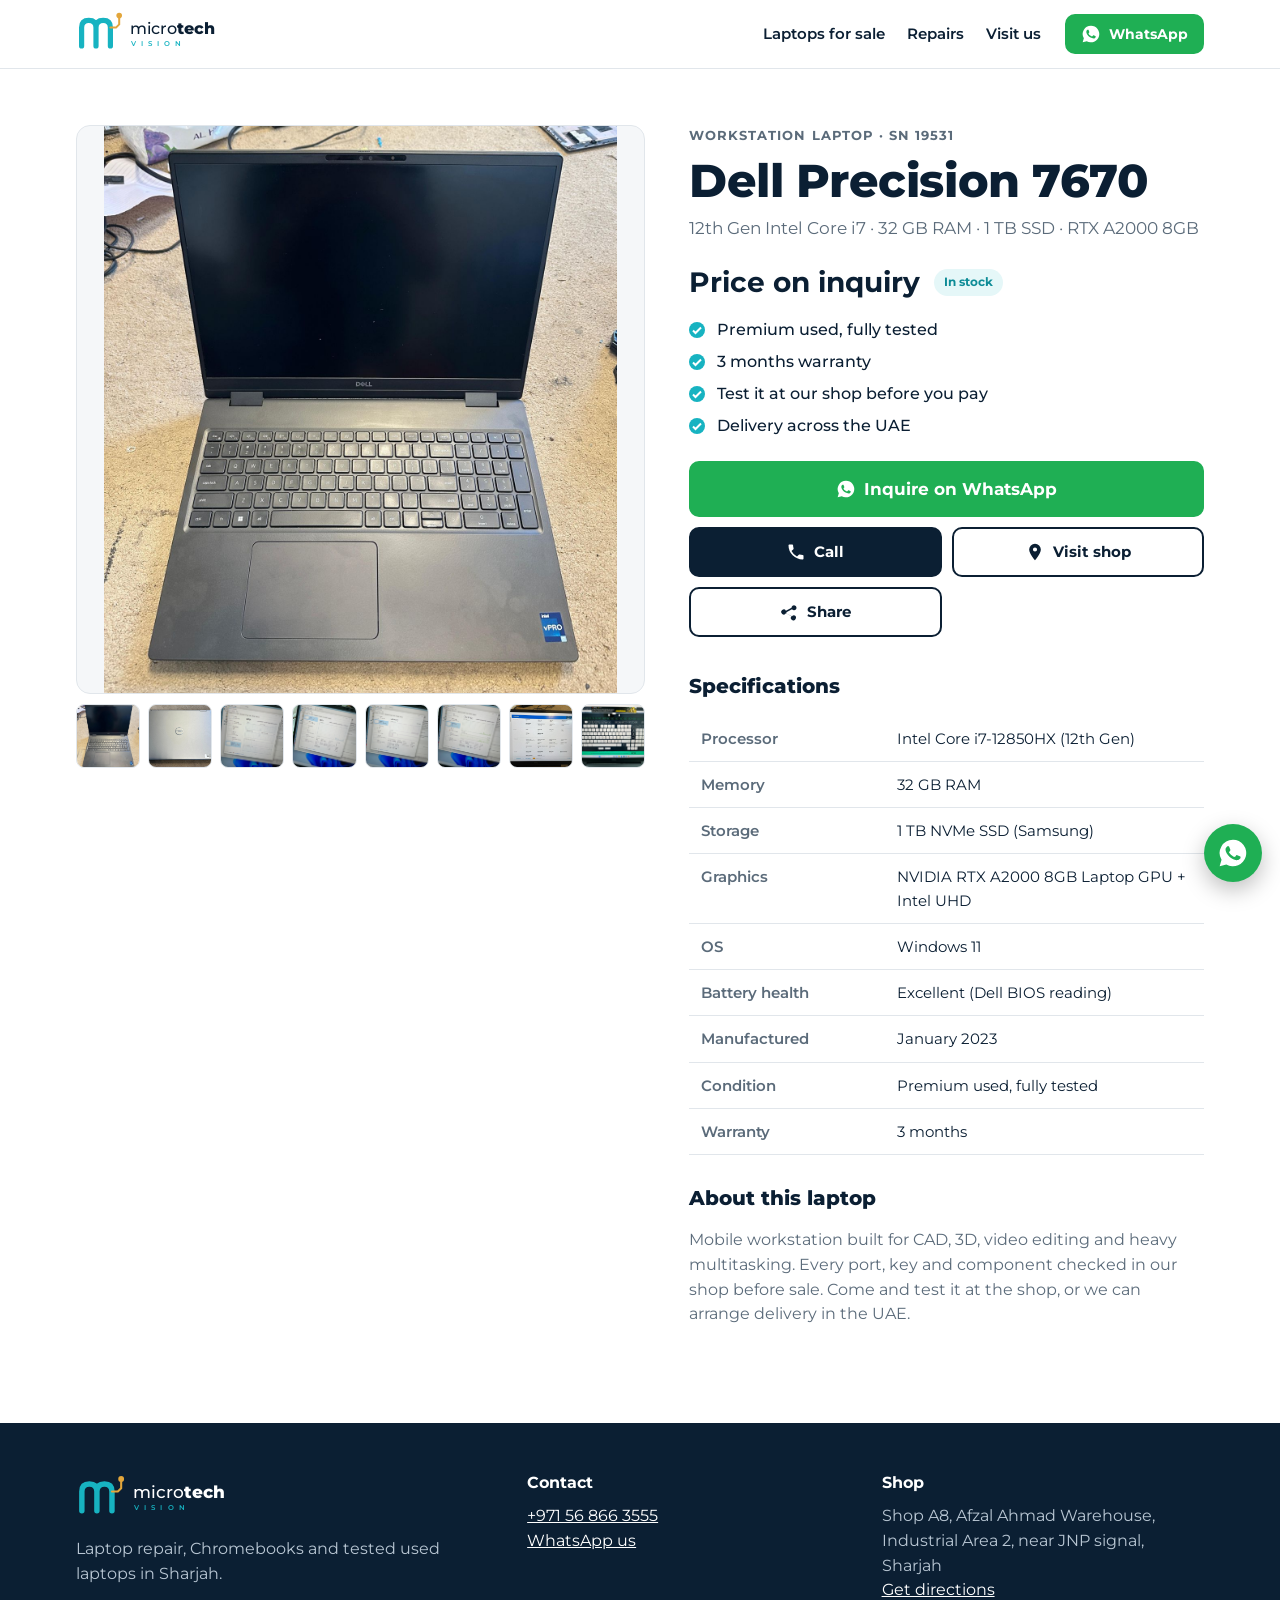
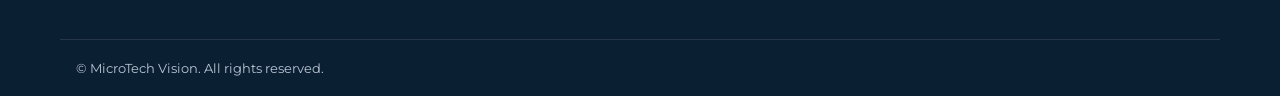
<file: laptops/dell-precision-7670-sn19531/index.html>
<!doctype html>
<html lang="en"><head>
<meta charset="utf-8"><meta name="viewport" content="width=device-width,initial-scale=1">
<title>Dell Precision 7670: 12th Gen Intel Core i7 · 32 GB RAM · 1 TB SSD · RTX A2000 8GB</title>
<meta name="description" content="Dell Precision 7670, 12th Gen Intel Core i7 · 32 GB RAM · 1 TB SSD · RTX A2000 8GB. Premium used, fully tested, 3 months warranty. Mobile workstation built for CAD, 3D, video editing and heavy multitasking. Every port, key and component checked in our shop before sale. Come and test it at the shop, ">
<link rel="canonical" href="https://microtechvision.store/laptops/dell-precision-7670-sn19531/">
<meta property="og:type" content="website"><meta property="og:site_name" content="MicroTech Vision">
<meta property="og:title" content="Dell Precision 7670: 12th Gen Intel Core i7 · 32 GB RAM · 1 TB SSD · RTX A2000 8GB"><meta property="og:description" content="Dell Precision 7670, 12th Gen Intel Core i7 · 32 GB RAM · 1 TB SSD · RTX A2000 8GB. Premium used, fully tested, 3 months warranty. Mobile workstation built for CAD, 3D, video editing and heavy multitasking. Every port, key and component checked in our shop before sale. Come and test it at the shop, ">
<meta property="og:url" content="https://microtechvision.store/laptops/dell-precision-7670-sn19531/"><meta property="og:image" content="https://microtechvision.store/img/products/dell-precision-7670-sn19531/01.jpg">
<meta name="twitter:card" content="summary_large_image">
<meta name="theme-color" content="#0B1F33">
<link rel="icon" href="../../img/favicon.svg" type="image/svg+xml">
<link rel="preconnect" href="https://fonts.googleapis.com"><link rel="preconnect" href="https://fonts.gstatic.com" crossorigin>
<link href="https://fonts.googleapis.com/css2?family=Montserrat:wght@400;500;600;700;800&display=swap" rel="stylesheet">
<link rel="stylesheet" href="../../style.css">
</head><body>
<header class="top"><div class="wrap bar">
<a href="../../index.html" class="brand"><svg class="logo" viewBox="0 0 380 110" role="img" aria-label="MicroTech Vision"><g transform="translate(0,5)"><path d="M14,90 V44 Q14,26 32,26 Q50,26 50,44 V90 M50,44 Q50,26 68,26 Q86,26 86,44 V90" fill="none" stroke="#17B3C1" stroke-width="13" stroke-linecap="round" stroke-linejoin="round"/><path d="M86,44 H100 L108,36 V18" fill="none" stroke="#E3A63B" stroke-width="5" stroke-linecap="round" stroke-linejoin="round"/><circle cx="108" cy="14" r="7" fill="#E3A63B"/></g><text x="136" y="64" font-family="Montserrat,sans-serif" font-size="40" fill="#0B1F33"><tspan font-weight="500">micro</tspan><tspan font-weight="800">tech</tspan></text><text x="138" y="94" font-family="Montserrat,sans-serif" font-weight="600" font-size="17" fill="#17B3C1" letter-spacing="12.5">VISION</text></svg></a>
<nav><a href="../../laptops/index.html">Laptops for sale</a><a href="../../index.html#repairs">Repairs</a><a href="../../index.html#visit">Visit us</a></nav>
<a class="btn wa small" href="https://wa.me/971568663555?text=Hi%20MicroTech%20Vision%2C%20I%20have%20a%20question."><svg viewBox="0 0 24 24"><path fill="currentColor" d="M12 2a10 10 0 0 0-8.6 15.1L2 22l5-1.3A10 10 0 1 0 12 2Zm5.3 14.1c-.2.6-1.3 1.2-1.8 1.2-.5.1-1 .2-3.3-.7-2.8-1.1-4.5-3.9-4.7-4.1-.1-.2-1.1-1.5-1.1-2.9s.7-2 1-2.3c.2-.3.5-.3.7-.3h.5c.2 0 .4 0 .6.5l.8 2c.1.1.1.3 0 .5l-.4.6-.4.4c-.1.1-.3.3-.1.6.2.3.7 1.2 1.6 1.9 1.1 1 2 1.3 2.3 1.4.3.1.5.1.6-.1l.9-1.1c.2-.3.4-.2.7-.1l1.9.9c.3.1.5.2.5.3.1.2.1.7-.1 1.3Z"/></svg>WhatsApp</a>
</div></header>

<script type="application/ld+json">{"@context": "https://schema.org", "@type": "Product", "name": "Dell Precision 7670", "description": "Mobile workstation built for CAD, 3D, video editing and heavy multitasking. Every port, key and component checked in our shop before sale. Come and test it at the shop, or we can arrange delivery in the UAE.", "image": ["https://microtechvision.store/img/products/dell-precision-7670-sn19531/01.jpg", "https://microtechvision.store/img/products/dell-precision-7670-sn19531/02.jpg", "https://microtechvision.store/img/products/dell-precision-7670-sn19531/03.jpg", "https://microtechvision.store/img/products/dell-precision-7670-sn19531/04.jpg", "https://microtechvision.store/img/products/dell-precision-7670-sn19531/05.jpg", "https://microtechvision.store/img/products/dell-precision-7670-sn19531/06.jpg", "https://microtechvision.store/img/products/dell-precision-7670-sn19531/07.jpg", "https://microtechvision.store/img/products/dell-precision-7670-sn19531/08.jpg"], "sku": "19531", "brand": {"@type": "Brand", "name": "Dell"}, "itemCondition": "https://schema.org/UsedCondition"}</script>
<section class="wrap sec pd">
<div class="gallery"><img id="main" src="../../img/products/dell-precision-7670-sn19531/01.jpg" alt="Dell Precision 7670"><div class="thumbs"><button data-src="../../img/products/dell-precision-7670-sn19531/01.jpg" aria-label="Photo 1"><img src="../../img/products/dell-precision-7670-sn19531/01.jpg" alt="" loading="lazy"></button><button data-src="../../img/products/dell-precision-7670-sn19531/02.jpg" aria-label="Photo 2"><img src="../../img/products/dell-precision-7670-sn19531/02.jpg" alt="" loading="lazy"></button><button data-src="../../img/products/dell-precision-7670-sn19531/03.jpg" aria-label="Photo 3"><img src="../../img/products/dell-precision-7670-sn19531/03.jpg" alt="" loading="lazy"></button><button data-src="../../img/products/dell-precision-7670-sn19531/04.jpg" aria-label="Photo 4"><img src="../../img/products/dell-precision-7670-sn19531/04.jpg" alt="" loading="lazy"></button><button data-src="../../img/products/dell-precision-7670-sn19531/05.jpg" aria-label="Photo 5"><img src="../../img/products/dell-precision-7670-sn19531/05.jpg" alt="" loading="lazy"></button><button data-src="../../img/products/dell-precision-7670-sn19531/06.jpg" aria-label="Photo 6"><img src="../../img/products/dell-precision-7670-sn19531/06.jpg" alt="" loading="lazy"></button><button data-src="../../img/products/dell-precision-7670-sn19531/07.jpg" aria-label="Photo 7"><img src="../../img/products/dell-precision-7670-sn19531/07.jpg" alt="" loading="lazy"></button><button data-src="../../img/products/dell-precision-7670-sn19531/08.jpg" aria-label="Photo 8"><img src="../../img/products/dell-precision-7670-sn19531/08.jpg" alt="" loading="lazy"></button></div></div>
<div class="info">
<p class="eyebrow">Workstation laptop &middot; SN 19531</p>
<h1>Dell Precision 7670</h1>
<p class="subt">12th Gen Intel Core i7 · 32 GB RAM · 1 TB SSD · RTX A2000 8GB</p>
<div class="pricebox"><b>Price on inquiry</b><span class="badge">In stock</span></div>
<ul class="ticks"><li>Premium used, fully tested</li><li>3 months warranty</li><li>Test it at our shop before you pay</li><li>Delivery across the UAE</li></ul>
<div class="actions">
<a class="btn wa" href="https://wa.me/971568663555?text=Hi%20MicroTech%20Vision%2C%20I%27m%20interested%20in%20the%20Dell%20Precision%207670%20%28SN%2019531%29.%20Please%20share%20the%20price%20and%20details.%20https%3A//microtechvision.store/laptops/dell-precision-7670-sn19531/"><svg viewBox="0 0 24 24"><path fill="currentColor" d="M12 2a10 10 0 0 0-8.6 15.1L2 22l5-1.3A10 10 0 1 0 12 2Zm5.3 14.1c-.2.6-1.3 1.2-1.8 1.2-.5.1-1 .2-3.3-.7-2.8-1.1-4.5-3.9-4.7-4.1-.1-.2-1.1-1.5-1.1-2.9s.7-2 1-2.3c.2-.3.5-.3.7-.3h.5c.2 0 .4 0 .6.5l.8 2c.1.1.1.3 0 .5l-.4.6-.4.4c-.1.1-.3.3-.1.6.2.3.7 1.2 1.6 1.9 1.1 1 2 1.3 2.3 1.4.3.1.5.1.6-.1l.9-1.1c.2-.3.4-.2.7-.1l1.9.9c.3.1.5.2.5.3.1.2.1.7-.1 1.3Z"/></svg>Inquire on WhatsApp</a>
<a class="btn" href="tel:+971568663555"><svg viewBox="0 0 24 24"><path fill="currentColor" d="M6.6 10.8a15.1 15.1 0 0 0 6.6 6.6l2.2-2.2c.3-.3.7-.4 1-.2 1.1.4 2.3.6 3.6.6.6 0 1 .4 1 1V20c0 .6-.4 1-1 1A17 17 0 0 1 3 4c0-.6.4-1 1-1h3.5c.6 0 1 .4 1 1 0 1.3.2 2.5.6 3.6.1.3 0 .7-.2 1l-2.3 2.2Z"/></svg>Call</a>
<a class="btn ghost" href="https://www.google.com/maps/search/?api=1&query=25.3161052,55.4091844"><svg viewBox="0 0 24 24"><path fill="currentColor" d="M12 2a7 7 0 0 0-7 7c0 5.2 7 13 7 13s7-7.8 7-13a7 7 0 0 0-7-7Zm0 9.5A2.5 2.5 0 1 1 12 6.5a2.5 2.5 0 0 1 0 5Z"/></svg>Visit shop</a>
<button class="btn ghost" id="share" data-url="https://microtechvision.store/laptops/dell-precision-7670-sn19531/" data-title="Dell Precision 7670"><svg viewBox="0 0 24 24"><path fill="currentColor" d="M18 16a3 3 0 0 0-2.4 1.2l-6.7-3.4a3 3 0 0 0 0-1.6l6.7-3.4A3 3 0 1 0 15 7l-6.7 3.4a3 3 0 1 0 0 3.2L15 17a3 3 0 1 0 3-1Z"/></svg>Share</button>
</div>
<h2>Specifications</h2><table class="specs"><tr><th>Processor</th><td>Intel Core i7-12850HX (12th Gen)</td></tr><tr><th>Memory</th><td>32 GB RAM</td></tr><tr><th>Storage</th><td>1 TB NVMe SSD (Samsung)</td></tr><tr><th>Graphics</th><td>NVIDIA RTX A2000 8GB Laptop GPU + Intel UHD</td></tr><tr><th>OS</th><td>Windows 11</td></tr><tr><th>Battery health</th><td>Excellent (Dell BIOS reading)</td></tr><tr><th>Manufactured</th><td>January 2023</td></tr><tr><th>Condition</th><td>Premium used, fully tested</td></tr><tr><th>Warranty</th><td>3 months</td></tr></table>
<h2>About this laptop</h2><p>Mobile workstation built for CAD, 3D, video editing and heavy multitasking. Every port, key and component checked in our shop before sale. Come and test it at the shop, or we can arrange delivery in the UAE.</p>
</div></section>
<div class="stick"><a class="btn wa" href="https://wa.me/971568663555?text=Hi%20MicroTech%20Vision%2C%20I%27m%20interested%20in%20the%20Dell%20Precision%207670%20%28SN%2019531%29.%20Please%20share%20the%20price%20and%20details.%20https%3A//microtechvision.store/laptops/dell-precision-7670-sn19531/"><svg viewBox="0 0 24 24"><path fill="currentColor" d="M12 2a10 10 0 0 0-8.6 15.1L2 22l5-1.3A10 10 0 1 0 12 2Zm5.3 14.1c-.2.6-1.3 1.2-1.8 1.2-.5.1-1 .2-3.3-.7-2.8-1.1-4.5-3.9-4.7-4.1-.1-.2-1.1-1.5-1.1-2.9s.7-2 1-2.3c.2-.3.5-.3.7-.3h.5c.2 0 .4 0 .6.5l.8 2c.1.1.1.3 0 .5l-.4.6-.4.4c-.1.1-.3.3-.1.6.2.3.7 1.2 1.6 1.9 1.1 1 2 1.3 2.3 1.4.3.1.5.1.6-.1l.9-1.1c.2-.3.4-.2.7-.1l1.9.9c.3.1.5.2.5.3.1.2.1.7-.1 1.3Z"/></svg>WhatsApp</a><a class="btn" href="tel:+971568663555"><svg viewBox="0 0 24 24"><path fill="currentColor" d="M6.6 10.8a15.1 15.1 0 0 0 6.6 6.6l2.2-2.2c.3-.3.7-.4 1-.2 1.1.4 2.3.6 3.6.6.6 0 1 .4 1 1V20c0 .6-.4 1-1 1A17 17 0 0 1 3 4c0-.6.4-1 1-1h3.5c.6 0 1 .4 1 1 0 1.3.2 2.5.6 3.6.1.3 0 .7-.2 1l-2.3 2.2Z"/></svg>Call</a></div>
<script>
document.querySelectorAll('.thumbs button').forEach(b=>b.onclick=()=>{document.getElementById('main').src=b.dataset.src});
document.getElementById('share').onclick=e=>{const b=e.currentTarget;
 if(navigator.share)navigator.share({title:b.dataset.title,url:b.dataset.url}).catch(()=>{});
 else navigator.clipboard.writeText(b.dataset.url).then(()=>{b.lastChild.textContent='Link copied'});};
</script><footer class="foot"><div class="wrap fgrid">
<div><svg class="logo" viewBox="0 0 380 110" role="img" aria-label="MicroTech Vision"><g transform="translate(0,5)"><path d="M14,90 V44 Q14,26 32,26 Q50,26 50,44 V90 M50,44 Q50,26 68,26 Q86,26 86,44 V90" fill="none" stroke="#17B3C1" stroke-width="13" stroke-linecap="round" stroke-linejoin="round"/><path d="M86,44 H100 L108,36 V18" fill="none" stroke="#E3A63B" stroke-width="5" stroke-linecap="round" stroke-linejoin="round"/><circle cx="108" cy="14" r="7" fill="#E3A63B"/></g><text x="136" y="64" font-family="Montserrat,sans-serif" font-size="40" fill="#fff"><tspan font-weight="500">micro</tspan><tspan font-weight="800">tech</tspan></text><text x="138" y="94" font-family="Montserrat,sans-serif" font-weight="600" font-size="17" fill="#17B3C1" letter-spacing="12.5">VISION</text></svg><p>Laptop repair, Chromebooks and tested used laptops in Sharjah.</p></div>
<div><h4>Contact</h4><p><a href="tel:+971568663555">+971 56 866 3555</a><br><a href="https://wa.me/971568663555?text=Hi%20MicroTech%20Vision">WhatsApp us</a></p></div>
<div><h4>Shop</h4><p>Shop A8, Afzal Ahmad Warehouse, Industrial Area 2, near JNP signal, Sharjah<br><a href="https://www.google.com/maps/search/?api=1&query=25.3161052,55.4091844">Get directions</a></p></div>
</div><div class="wrap fine">&copy; MicroTech Vision. All rights reserved.</div></footer>
<a class="fab" href="https://wa.me/971568663555?text=Hi%20MicroTech%20Vision" aria-label="WhatsApp"><svg viewBox="0 0 24 24"><path fill="currentColor" d="M12 2a10 10 0 0 0-8.6 15.1L2 22l5-1.3A10 10 0 1 0 12 2Zm5.3 14.1c-.2.6-1.3 1.2-1.8 1.2-.5.1-1 .2-3.3-.7-2.8-1.1-4.5-3.9-4.7-4.1-.1-.2-1.1-1.5-1.1-2.9s.7-2 1-2.3c.2-.3.5-.3.7-.3h.5c.2 0 .4 0 .6.5l.8 2c.1.1.1.3 0 .5l-.4.6-.4.4c-.1.1-.3.3-.1.6.2.3.7 1.2 1.6 1.9 1.1 1 2 1.3 2.3 1.4.3.1.5.1.6-.1l.9-1.1c.2-.3.4-.2.7-.1l1.9.9c.3.1.5.2.5.3.1.2.1.7-.1 1.3Z"/></svg></a>
</body></html>
</file>
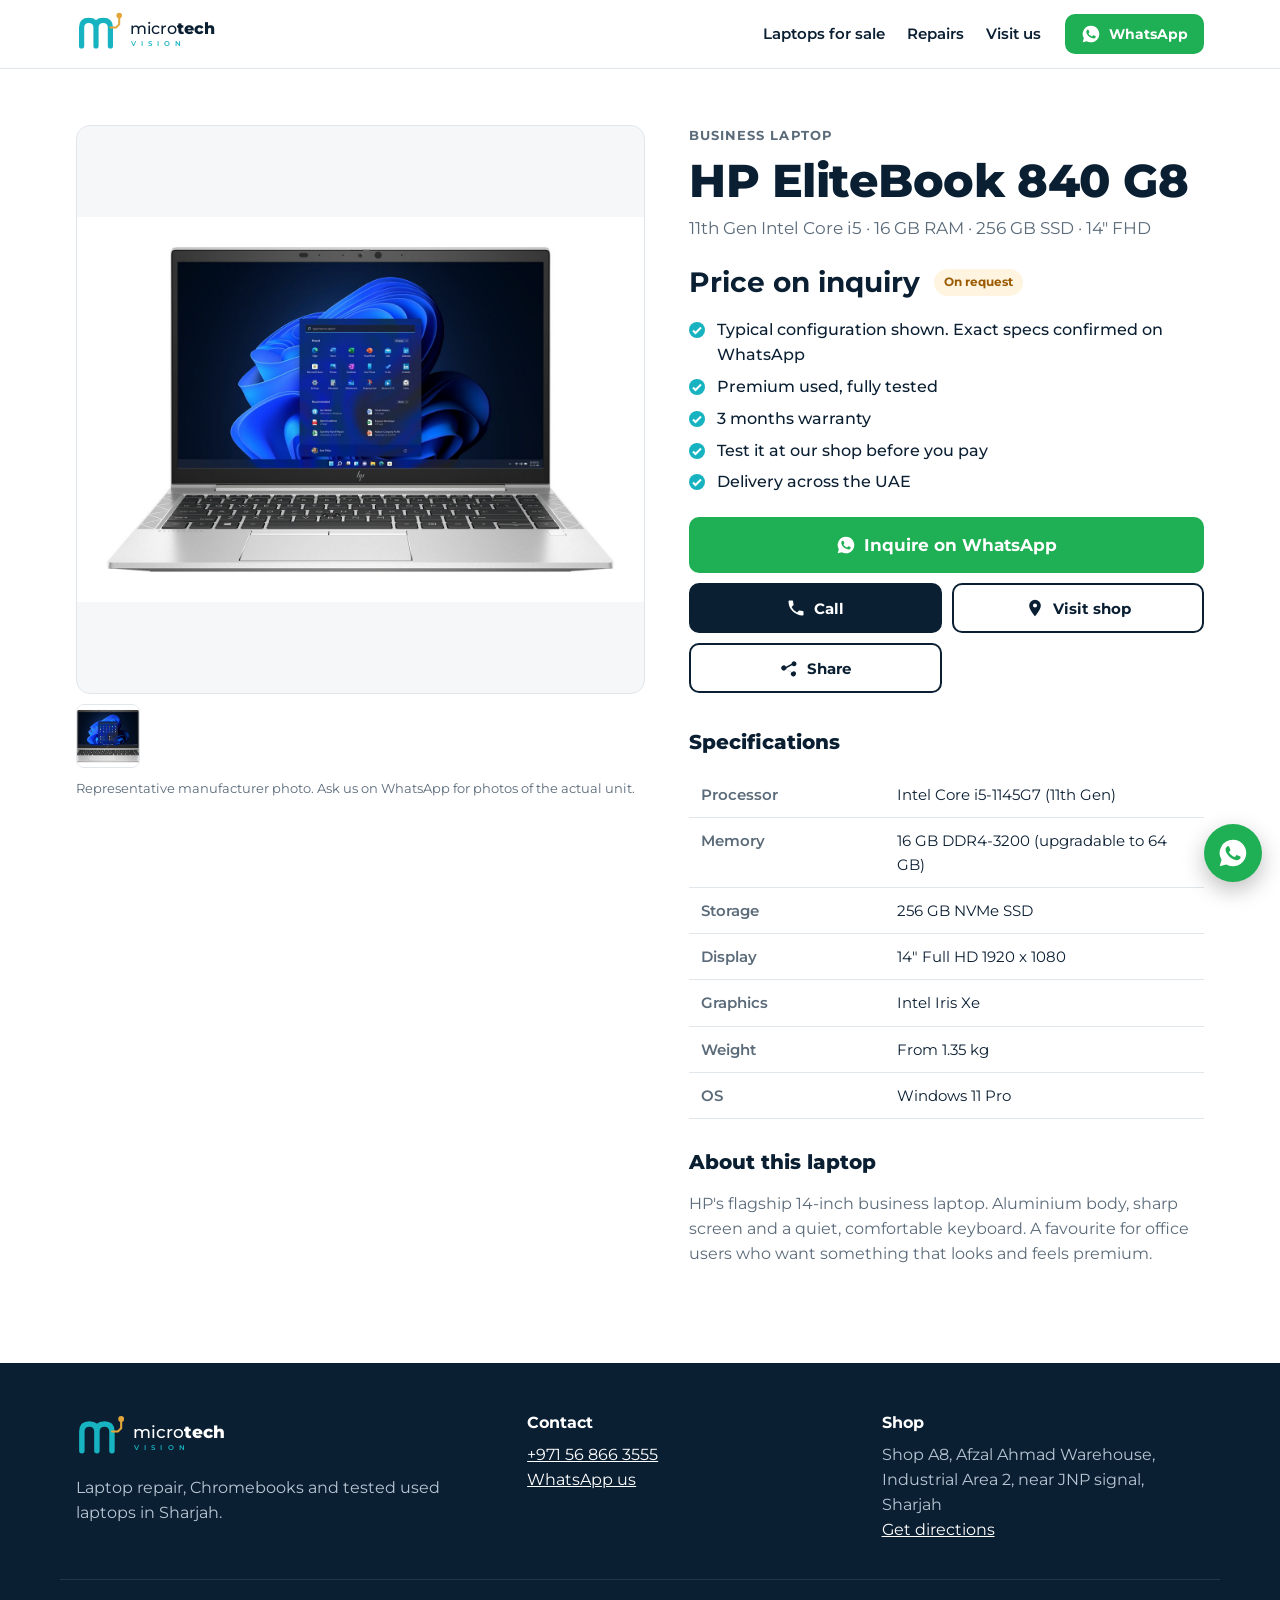
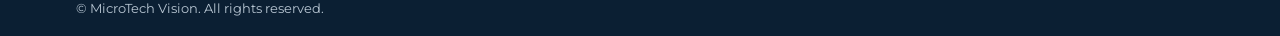
<file: laptops/hp-elitebook-840-g8/index.html>
<!doctype html>
<html lang="en"><head>
<meta charset="utf-8"><meta name="viewport" content="width=device-width,initial-scale=1">
<title>HP EliteBook 840 G8: 11th Gen Intel Core i5 · 16 GB RAM · 256 GB SSD · 14&quot; FHD</title>
<meta name="description" content="HP EliteBook 840 G8, 11th Gen Intel Core i5 · 16 GB RAM · 256 GB SSD · 14&quot; FHD. Premium used, fully tested, 3 months warranty. HP&#x27;s flagship 14-inch business laptop. Aluminium body, sharp screen and a quiet, comfortable keyboard. A favourite for office users who want something that looks and feels p">
<link rel="canonical" href="https://microtechvision.store/laptops/hp-elitebook-840-g8/">
<meta property="og:type" content="website"><meta property="og:site_name" content="MicroTech Vision">
<meta property="og:title" content="HP EliteBook 840 G8: 11th Gen Intel Core i5 · 16 GB RAM · 256 GB SSD · 14&quot; FHD"><meta property="og:description" content="HP EliteBook 840 G8, 11th Gen Intel Core i5 · 16 GB RAM · 256 GB SSD · 14&quot; FHD. Premium used, fully tested, 3 months warranty. HP&#x27;s flagship 14-inch business laptop. Aluminium body, sharp screen and a quiet, comfortable keyboard. A favourite for office users who want something that looks and feels p">
<meta property="og:url" content="https://microtechvision.store/laptops/hp-elitebook-840-g8/"><meta property="og:image" content="https://microtechvision.store/img/products/hp-elitebook-840-g8/01.jpg">
<meta name="twitter:card" content="summary_large_image">
<meta name="theme-color" content="#0B1F33">
<link rel="icon" href="../../img/favicon.svg" type="image/svg+xml">
<link rel="preconnect" href="https://fonts.googleapis.com"><link rel="preconnect" href="https://fonts.gstatic.com" crossorigin>
<link href="https://fonts.googleapis.com/css2?family=Montserrat:wght@400;500;600;700;800&display=swap" rel="stylesheet">
<link rel="stylesheet" href="../../style.css">
</head><body>
<header class="top"><div class="wrap bar">
<a href="../../index.html" class="brand"><svg class="logo" viewBox="0 0 380 110" role="img" aria-label="MicroTech Vision"><g transform="translate(0,5)"><path d="M14,90 V44 Q14,26 32,26 Q50,26 50,44 V90 M50,44 Q50,26 68,26 Q86,26 86,44 V90" fill="none" stroke="#17B3C1" stroke-width="13" stroke-linecap="round" stroke-linejoin="round"/><path d="M86,44 H100 L108,36 V18" fill="none" stroke="#E3A63B" stroke-width="5" stroke-linecap="round" stroke-linejoin="round"/><circle cx="108" cy="14" r="7" fill="#E3A63B"/></g><text x="136" y="64" font-family="Montserrat,sans-serif" font-size="40" fill="#0B1F33"><tspan font-weight="500">micro</tspan><tspan font-weight="800">tech</tspan></text><text x="138" y="94" font-family="Montserrat,sans-serif" font-weight="600" font-size="17" fill="#17B3C1" letter-spacing="12.5">VISION</text></svg></a>
<nav><a href="../../laptops/index.html">Laptops for sale</a><a href="../../index.html#repairs">Repairs</a><a href="../../index.html#visit">Visit us</a></nav>
<a class="btn wa small" href="https://wa.me/971568663555?text=Hi%20MicroTech%20Vision%2C%20I%20have%20a%20question."><svg viewBox="0 0 24 24"><path fill="currentColor" d="M12 2a10 10 0 0 0-8.6 15.1L2 22l5-1.3A10 10 0 1 0 12 2Zm5.3 14.1c-.2.6-1.3 1.2-1.8 1.2-.5.1-1 .2-3.3-.7-2.8-1.1-4.5-3.9-4.7-4.1-.1-.2-1.1-1.5-1.1-2.9s.7-2 1-2.3c.2-.3.5-.3.7-.3h.5c.2 0 .4 0 .6.5l.8 2c.1.1.1.3 0 .5l-.4.6-.4.4c-.1.1-.3.3-.1.6.2.3.7 1.2 1.6 1.9 1.1 1 2 1.3 2.3 1.4.3.1.5.1.6-.1l.9-1.1c.2-.3.4-.2.7-.1l1.9.9c.3.1.5.2.5.3.1.2.1.7-.1 1.3Z"/></svg>WhatsApp</a>
</div></header>

<script type="application/ld+json">{"@context": "https://schema.org", "@type": "Product", "name": "HP EliteBook 840 G8", "description": "HP's flagship 14-inch business laptop. Aluminium body, sharp screen and a quiet, comfortable keyboard. A favourite for office users who want something that looks and feels premium.", "image": ["https://microtechvision.store/img/products/hp-elitebook-840-g8/01.jpg"], "sku": "hp-elitebook-840-g8", "brand": {"@type": "Brand", "name": "HP"}, "itemCondition": "https://schema.org/UsedCondition"}</script>
<section class="wrap sec pd">
<div class="gallery"><img id="main" src="../../img/products/hp-elitebook-840-g8/01.jpg" alt="HP EliteBook 840 G8"><div class="thumbs"><button data-src="../../img/products/hp-elitebook-840-g8/01.jpg" aria-label="Photo 1"><img src="../../img/products/hp-elitebook-840-g8/01.jpg" alt="" loading="lazy"></button></div><p class="photo-note">Representative manufacturer photo. Ask us on WhatsApp for photos of the actual unit.</p></div>
<div class="info">
<p class="eyebrow">Business laptop</p>
<h1>HP EliteBook 840 G8</h1>
<p class="subt">11th Gen Intel Core i5 · 16 GB RAM · 256 GB SSD · 14&quot; FHD</p>
<div class="pricebox"><b>Price on inquiry</b><span class="badge req">On request</span></div>
<ul class="ticks"><li>Typical configuration shown. Exact specs confirmed on WhatsApp</li><li>Premium used, fully tested</li><li>3 months warranty</li><li>Test it at our shop before you pay</li><li>Delivery across the UAE</li></ul>
<div class="actions">
<a class="btn wa" href="https://wa.me/971568663555?text=Hi%20MicroTech%20Vision%2C%20I%27m%20interested%20in%20a%20HP%20EliteBook%20840%20G8.%20Is%20one%20available%3F%20Please%20share%20the%20price%20and%20specs.%20https%3A//microtechvision.store/laptops/hp-elitebook-840-g8/"><svg viewBox="0 0 24 24"><path fill="currentColor" d="M12 2a10 10 0 0 0-8.6 15.1L2 22l5-1.3A10 10 0 1 0 12 2Zm5.3 14.1c-.2.6-1.3 1.2-1.8 1.2-.5.1-1 .2-3.3-.7-2.8-1.1-4.5-3.9-4.7-4.1-.1-.2-1.1-1.5-1.1-2.9s.7-2 1-2.3c.2-.3.5-.3.7-.3h.5c.2 0 .4 0 .6.5l.8 2c.1.1.1.3 0 .5l-.4.6-.4.4c-.1.1-.3.3-.1.6.2.3.7 1.2 1.6 1.9 1.1 1 2 1.3 2.3 1.4.3.1.5.1.6-.1l.9-1.1c.2-.3.4-.2.7-.1l1.9.9c.3.1.5.2.5.3.1.2.1.7-.1 1.3Z"/></svg>Inquire on WhatsApp</a>
<a class="btn" href="tel:+971568663555"><svg viewBox="0 0 24 24"><path fill="currentColor" d="M6.6 10.8a15.1 15.1 0 0 0 6.6 6.6l2.2-2.2c.3-.3.7-.4 1-.2 1.1.4 2.3.6 3.6.6.6 0 1 .4 1 1V20c0 .6-.4 1-1 1A17 17 0 0 1 3 4c0-.6.4-1 1-1h3.5c.6 0 1 .4 1 1 0 1.3.2 2.5.6 3.6.1.3 0 .7-.2 1l-2.3 2.2Z"/></svg>Call</a>
<a class="btn ghost" href="https://www.google.com/maps/search/?api=1&query=25.3161052,55.4091844"><svg viewBox="0 0 24 24"><path fill="currentColor" d="M12 2a7 7 0 0 0-7 7c0 5.2 7 13 7 13s7-7.8 7-13a7 7 0 0 0-7-7Zm0 9.5A2.5 2.5 0 1 1 12 6.5a2.5 2.5 0 0 1 0 5Z"/></svg>Visit shop</a>
<button class="btn ghost" id="share" data-url="https://microtechvision.store/laptops/hp-elitebook-840-g8/" data-title="HP EliteBook 840 G8"><svg viewBox="0 0 24 24"><path fill="currentColor" d="M18 16a3 3 0 0 0-2.4 1.2l-6.7-3.4a3 3 0 0 0 0-1.6l6.7-3.4A3 3 0 1 0 15 7l-6.7 3.4a3 3 0 1 0 0 3.2L15 17a3 3 0 1 0 3-1Z"/></svg>Share</button>
</div>
<h2>Specifications</h2><table class="specs"><tr><th>Processor</th><td>Intel Core i5-1145G7 (11th Gen)</td></tr><tr><th>Memory</th><td>16 GB DDR4-3200 (upgradable to 64 GB)</td></tr><tr><th>Storage</th><td>256 GB NVMe SSD</td></tr><tr><th>Display</th><td>14&quot; Full HD 1920 x 1080</td></tr><tr><th>Graphics</th><td>Intel Iris Xe</td></tr><tr><th>Weight</th><td>From 1.35 kg</td></tr><tr><th>OS</th><td>Windows 11 Pro</td></tr></table>
<h2>About this laptop</h2><p>HP&#x27;s flagship 14-inch business laptop. Aluminium body, sharp screen and a quiet, comfortable keyboard. A favourite for office users who want something that looks and feels premium.</p>
</div></section>
<div class="stick"><a class="btn wa" href="https://wa.me/971568663555?text=Hi%20MicroTech%20Vision%2C%20I%27m%20interested%20in%20a%20HP%20EliteBook%20840%20G8.%20Is%20one%20available%3F%20Please%20share%20the%20price%20and%20specs.%20https%3A//microtechvision.store/laptops/hp-elitebook-840-g8/"><svg viewBox="0 0 24 24"><path fill="currentColor" d="M12 2a10 10 0 0 0-8.6 15.1L2 22l5-1.3A10 10 0 1 0 12 2Zm5.3 14.1c-.2.6-1.3 1.2-1.8 1.2-.5.1-1 .2-3.3-.7-2.8-1.1-4.5-3.9-4.7-4.1-.1-.2-1.1-1.5-1.1-2.9s.7-2 1-2.3c.2-.3.5-.3.7-.3h.5c.2 0 .4 0 .6.5l.8 2c.1.1.1.3 0 .5l-.4.6-.4.4c-.1.1-.3.3-.1.6.2.3.7 1.2 1.6 1.9 1.1 1 2 1.3 2.3 1.4.3.1.5.1.6-.1l.9-1.1c.2-.3.4-.2.7-.1l1.9.9c.3.1.5.2.5.3.1.2.1.7-.1 1.3Z"/></svg>WhatsApp</a><a class="btn" href="tel:+971568663555"><svg viewBox="0 0 24 24"><path fill="currentColor" d="M6.6 10.8a15.1 15.1 0 0 0 6.6 6.6l2.2-2.2c.3-.3.7-.4 1-.2 1.1.4 2.3.6 3.6.6.6 0 1 .4 1 1V20c0 .6-.4 1-1 1A17 17 0 0 1 3 4c0-.6.4-1 1-1h3.5c.6 0 1 .4 1 1 0 1.3.2 2.5.6 3.6.1.3 0 .7-.2 1l-2.3 2.2Z"/></svg>Call</a></div>
<script>
document.querySelectorAll('.thumbs button').forEach(b=>b.onclick=()=>{document.getElementById('main').src=b.dataset.src});
document.getElementById('share').onclick=e=>{const b=e.currentTarget;
 if(navigator.share)navigator.share({title:b.dataset.title,url:b.dataset.url}).catch(()=>{});
 else navigator.clipboard.writeText(b.dataset.url).then(()=>{b.lastChild.textContent='Link copied'});};
</script><footer class="foot"><div class="wrap fgrid">
<div><svg class="logo" viewBox="0 0 380 110" role="img" aria-label="MicroTech Vision"><g transform="translate(0,5)"><path d="M14,90 V44 Q14,26 32,26 Q50,26 50,44 V90 M50,44 Q50,26 68,26 Q86,26 86,44 V90" fill="none" stroke="#17B3C1" stroke-width="13" stroke-linecap="round" stroke-linejoin="round"/><path d="M86,44 H100 L108,36 V18" fill="none" stroke="#E3A63B" stroke-width="5" stroke-linecap="round" stroke-linejoin="round"/><circle cx="108" cy="14" r="7" fill="#E3A63B"/></g><text x="136" y="64" font-family="Montserrat,sans-serif" font-size="40" fill="#fff"><tspan font-weight="500">micro</tspan><tspan font-weight="800">tech</tspan></text><text x="138" y="94" font-family="Montserrat,sans-serif" font-weight="600" font-size="17" fill="#17B3C1" letter-spacing="12.5">VISION</text></svg><p>Laptop repair, Chromebooks and tested used laptops in Sharjah.</p></div>
<div><h4>Contact</h4><p><a href="tel:+971568663555">+971 56 866 3555</a><br><a href="https://wa.me/971568663555?text=Hi%20MicroTech%20Vision">WhatsApp us</a></p></div>
<div><h4>Shop</h4><p>Shop A8, Afzal Ahmad Warehouse, Industrial Area 2, near JNP signal, Sharjah<br><a href="https://www.google.com/maps/search/?api=1&query=25.3161052,55.4091844">Get directions</a></p></div>
</div><div class="wrap fine">&copy; MicroTech Vision. All rights reserved.</div></footer>
<a class="fab" href="https://wa.me/971568663555?text=Hi%20MicroTech%20Vision" aria-label="WhatsApp"><svg viewBox="0 0 24 24"><path fill="currentColor" d="M12 2a10 10 0 0 0-8.6 15.1L2 22l5-1.3A10 10 0 1 0 12 2Zm5.3 14.1c-.2.6-1.3 1.2-1.8 1.2-.5.1-1 .2-3.3-.7-2.8-1.1-4.5-3.9-4.7-4.1-.1-.2-1.1-1.5-1.1-2.9s.7-2 1-2.3c.2-.3.5-.3.7-.3h.5c.2 0 .4 0 .6.5l.8 2c.1.1.1.3 0 .5l-.4.6-.4.4c-.1.1-.3.3-.1.6.2.3.7 1.2 1.6 1.9 1.1 1 2 1.3 2.3 1.4.3.1.5.1.6-.1l.9-1.1c.2-.3.4-.2.7-.1l1.9.9c.3.1.5.2.5.3.1.2.1.7-.1 1.3Z"/></svg></a>
</body></html>
</file>
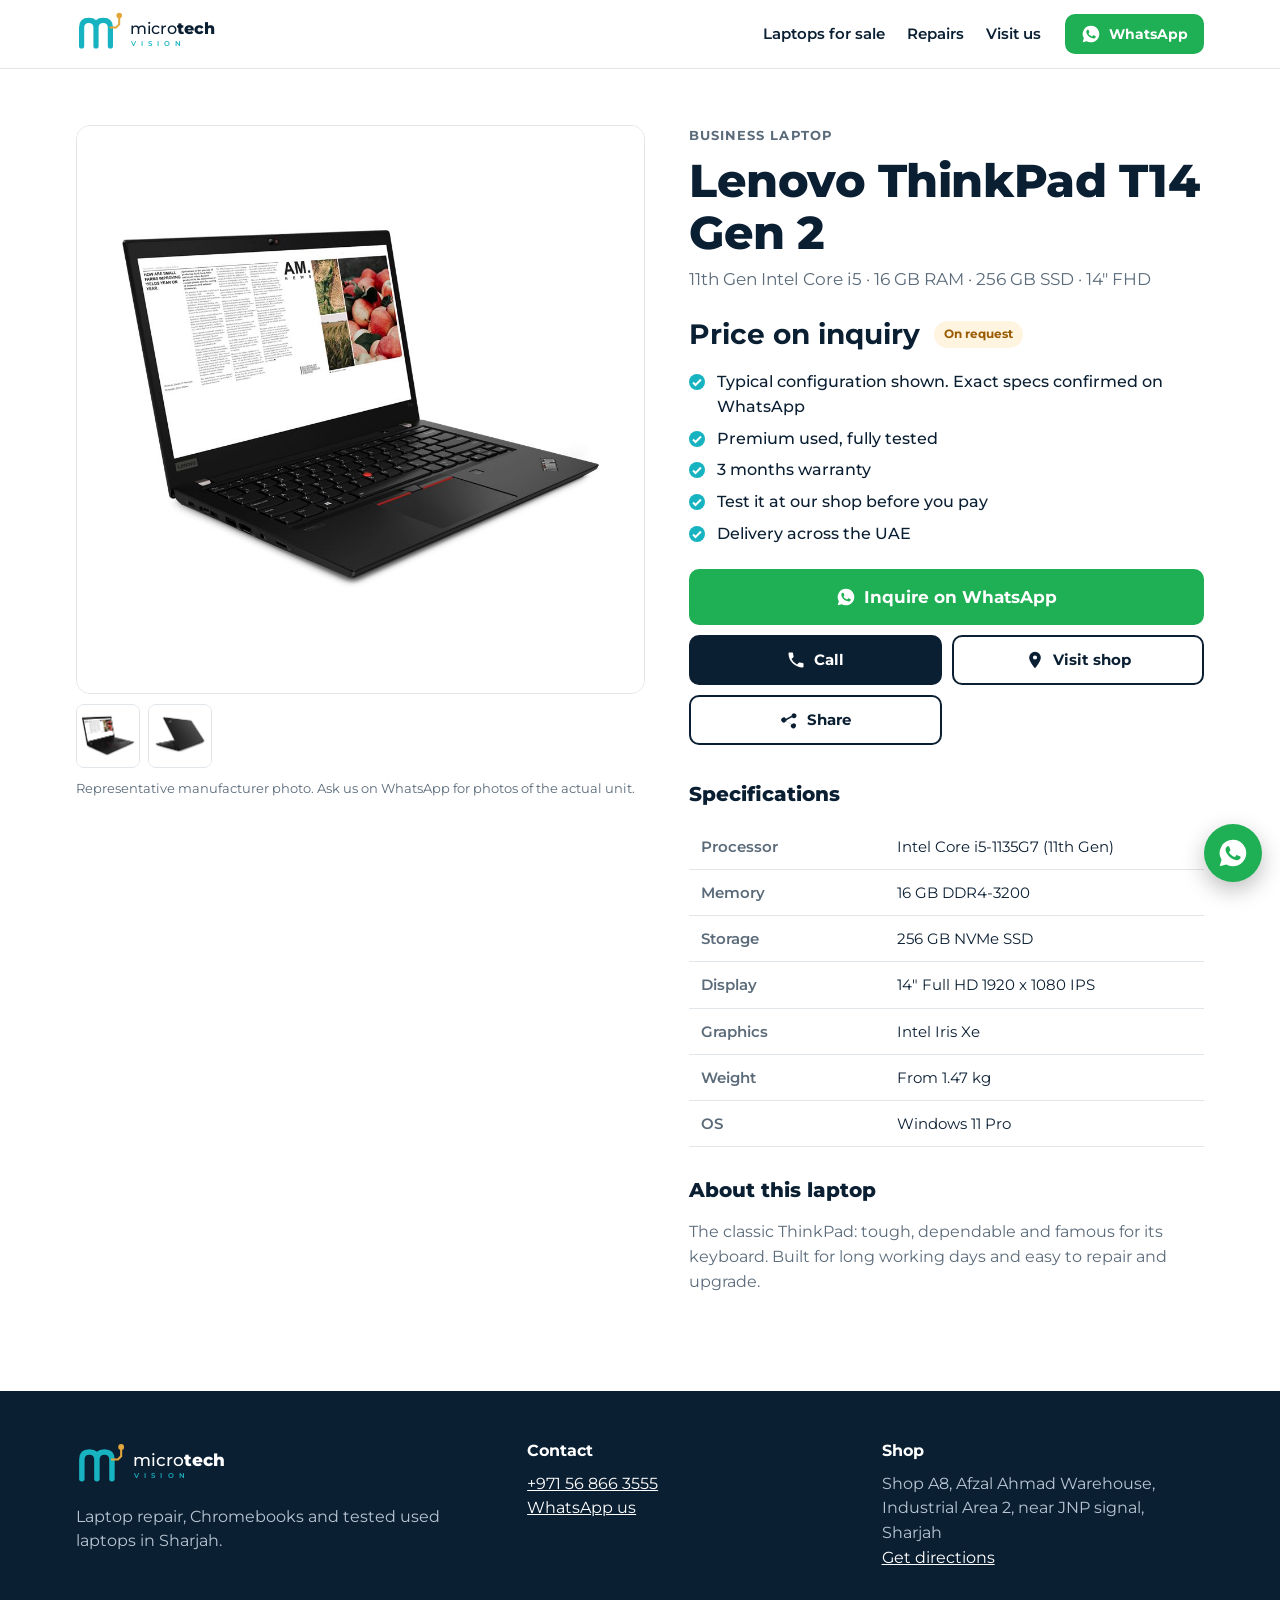
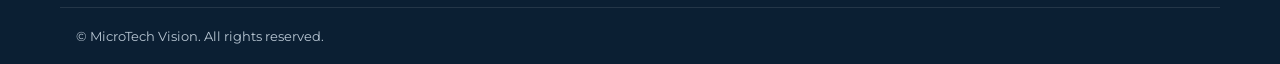
<file: laptops/lenovo-thinkpad-t14-gen2/index.html>
<!doctype html>
<html lang="en"><head>
<meta charset="utf-8"><meta name="viewport" content="width=device-width,initial-scale=1">
<title>Lenovo ThinkPad T14 Gen 2: 11th Gen Intel Core i5 · 16 GB RAM · 256 GB SSD · 14&quot; FHD</title>
<meta name="description" content="Lenovo ThinkPad T14 Gen 2, 11th Gen Intel Core i5 · 16 GB RAM · 256 GB SSD · 14&quot; FHD. Premium used, fully tested, 3 months warranty. The classic ThinkPad: tough, dependable and famous for its keyboard. Built for long working days and easy to repair and upgrade.">
<link rel="canonical" href="https://microtechvision.store/laptops/lenovo-thinkpad-t14-gen2/">
<meta property="og:type" content="website"><meta property="og:site_name" content="MicroTech Vision">
<meta property="og:title" content="Lenovo ThinkPad T14 Gen 2: 11th Gen Intel Core i5 · 16 GB RAM · 256 GB SSD · 14&quot; FHD"><meta property="og:description" content="Lenovo ThinkPad T14 Gen 2, 11th Gen Intel Core i5 · 16 GB RAM · 256 GB SSD · 14&quot; FHD. Premium used, fully tested, 3 months warranty. The classic ThinkPad: tough, dependable and famous for its keyboard. Built for long working days and easy to repair and upgrade.">
<meta property="og:url" content="https://microtechvision.store/laptops/lenovo-thinkpad-t14-gen2/"><meta property="og:image" content="https://microtechvision.store/img/products/lenovo-thinkpad-t14-gen2/01.jpg">
<meta name="twitter:card" content="summary_large_image">
<meta name="theme-color" content="#0B1F33">
<link rel="icon" href="../../img/favicon.svg" type="image/svg+xml">
<link rel="preconnect" href="https://fonts.googleapis.com"><link rel="preconnect" href="https://fonts.gstatic.com" crossorigin>
<link href="https://fonts.googleapis.com/css2?family=Montserrat:wght@400;500;600;700;800&display=swap" rel="stylesheet">
<link rel="stylesheet" href="../../style.css">
</head><body>
<header class="top"><div class="wrap bar">
<a href="../../index.html" class="brand"><svg class="logo" viewBox="0 0 380 110" role="img" aria-label="MicroTech Vision"><g transform="translate(0,5)"><path d="M14,90 V44 Q14,26 32,26 Q50,26 50,44 V90 M50,44 Q50,26 68,26 Q86,26 86,44 V90" fill="none" stroke="#17B3C1" stroke-width="13" stroke-linecap="round" stroke-linejoin="round"/><path d="M86,44 H100 L108,36 V18" fill="none" stroke="#E3A63B" stroke-width="5" stroke-linecap="round" stroke-linejoin="round"/><circle cx="108" cy="14" r="7" fill="#E3A63B"/></g><text x="136" y="64" font-family="Montserrat,sans-serif" font-size="40" fill="#0B1F33"><tspan font-weight="500">micro</tspan><tspan font-weight="800">tech</tspan></text><text x="138" y="94" font-family="Montserrat,sans-serif" font-weight="600" font-size="17" fill="#17B3C1" letter-spacing="12.5">VISION</text></svg></a>
<nav><a href="../../laptops/index.html">Laptops for sale</a><a href="../../index.html#repairs">Repairs</a><a href="../../index.html#visit">Visit us</a></nav>
<a class="btn wa small" href="https://wa.me/971568663555?text=Hi%20MicroTech%20Vision%2C%20I%20have%20a%20question."><svg viewBox="0 0 24 24"><path fill="currentColor" d="M12 2a10 10 0 0 0-8.6 15.1L2 22l5-1.3A10 10 0 1 0 12 2Zm5.3 14.1c-.2.6-1.3 1.2-1.8 1.2-.5.1-1 .2-3.3-.7-2.8-1.1-4.5-3.9-4.7-4.1-.1-.2-1.1-1.5-1.1-2.9s.7-2 1-2.3c.2-.3.5-.3.7-.3h.5c.2 0 .4 0 .6.5l.8 2c.1.1.1.3 0 .5l-.4.6-.4.4c-.1.1-.3.3-.1.6.2.3.7 1.2 1.6 1.9 1.1 1 2 1.3 2.3 1.4.3.1.5.1.6-.1l.9-1.1c.2-.3.4-.2.7-.1l1.9.9c.3.1.5.2.5.3.1.2.1.7-.1 1.3Z"/></svg>WhatsApp</a>
</div></header>

<script type="application/ld+json">{"@context": "https://schema.org", "@type": "Product", "name": "Lenovo ThinkPad T14 Gen 2", "description": "The classic ThinkPad: tough, dependable and famous for its keyboard. Built for long working days and easy to repair and upgrade.", "image": ["https://microtechvision.store/img/products/lenovo-thinkpad-t14-gen2/01.jpg", "https://microtechvision.store/img/products/lenovo-thinkpad-t14-gen2/02.jpg"], "sku": "lenovo-thinkpad-t14-gen2", "brand": {"@type": "Brand", "name": "Lenovo"}, "itemCondition": "https://schema.org/UsedCondition"}</script>
<section class="wrap sec pd">
<div class="gallery"><img id="main" src="../../img/products/lenovo-thinkpad-t14-gen2/01.jpg" alt="Lenovo ThinkPad T14 Gen 2"><div class="thumbs"><button data-src="../../img/products/lenovo-thinkpad-t14-gen2/01.jpg" aria-label="Photo 1"><img src="../../img/products/lenovo-thinkpad-t14-gen2/01.jpg" alt="" loading="lazy"></button><button data-src="../../img/products/lenovo-thinkpad-t14-gen2/02.jpg" aria-label="Photo 2"><img src="../../img/products/lenovo-thinkpad-t14-gen2/02.jpg" alt="" loading="lazy"></button></div><p class="photo-note">Representative manufacturer photo. Ask us on WhatsApp for photos of the actual unit.</p></div>
<div class="info">
<p class="eyebrow">Business laptop</p>
<h1>Lenovo ThinkPad T14 Gen 2</h1>
<p class="subt">11th Gen Intel Core i5 · 16 GB RAM · 256 GB SSD · 14&quot; FHD</p>
<div class="pricebox"><b>Price on inquiry</b><span class="badge req">On request</span></div>
<ul class="ticks"><li>Typical configuration shown. Exact specs confirmed on WhatsApp</li><li>Premium used, fully tested</li><li>3 months warranty</li><li>Test it at our shop before you pay</li><li>Delivery across the UAE</li></ul>
<div class="actions">
<a class="btn wa" href="https://wa.me/971568663555?text=Hi%20MicroTech%20Vision%2C%20I%27m%20interested%20in%20a%20Lenovo%20ThinkPad%20T14%20Gen%202.%20Is%20one%20available%3F%20Please%20share%20the%20price%20and%20specs.%20https%3A//microtechvision.store/laptops/lenovo-thinkpad-t14-gen2/"><svg viewBox="0 0 24 24"><path fill="currentColor" d="M12 2a10 10 0 0 0-8.6 15.1L2 22l5-1.3A10 10 0 1 0 12 2Zm5.3 14.1c-.2.6-1.3 1.2-1.8 1.2-.5.1-1 .2-3.3-.7-2.8-1.1-4.5-3.9-4.7-4.1-.1-.2-1.1-1.5-1.1-2.9s.7-2 1-2.3c.2-.3.5-.3.7-.3h.5c.2 0 .4 0 .6.5l.8 2c.1.1.1.3 0 .5l-.4.6-.4.4c-.1.1-.3.3-.1.6.2.3.7 1.2 1.6 1.9 1.1 1 2 1.3 2.3 1.4.3.1.5.1.6-.1l.9-1.1c.2-.3.4-.2.7-.1l1.9.9c.3.1.5.2.5.3.1.2.1.7-.1 1.3Z"/></svg>Inquire on WhatsApp</a>
<a class="btn" href="tel:+971568663555"><svg viewBox="0 0 24 24"><path fill="currentColor" d="M6.6 10.8a15.1 15.1 0 0 0 6.6 6.6l2.2-2.2c.3-.3.7-.4 1-.2 1.1.4 2.3.6 3.6.6.6 0 1 .4 1 1V20c0 .6-.4 1-1 1A17 17 0 0 1 3 4c0-.6.4-1 1-1h3.5c.6 0 1 .4 1 1 0 1.3.2 2.5.6 3.6.1.3 0 .7-.2 1l-2.3 2.2Z"/></svg>Call</a>
<a class="btn ghost" href="https://www.google.com/maps/search/?api=1&query=25.3161052,55.4091844"><svg viewBox="0 0 24 24"><path fill="currentColor" d="M12 2a7 7 0 0 0-7 7c0 5.2 7 13 7 13s7-7.8 7-13a7 7 0 0 0-7-7Zm0 9.5A2.5 2.5 0 1 1 12 6.5a2.5 2.5 0 0 1 0 5Z"/></svg>Visit shop</a>
<button class="btn ghost" id="share" data-url="https://microtechvision.store/laptops/lenovo-thinkpad-t14-gen2/" data-title="Lenovo ThinkPad T14 Gen 2"><svg viewBox="0 0 24 24"><path fill="currentColor" d="M18 16a3 3 0 0 0-2.4 1.2l-6.7-3.4a3 3 0 0 0 0-1.6l6.7-3.4A3 3 0 1 0 15 7l-6.7 3.4a3 3 0 1 0 0 3.2L15 17a3 3 0 1 0 3-1Z"/></svg>Share</button>
</div>
<h2>Specifications</h2><table class="specs"><tr><th>Processor</th><td>Intel Core i5-1135G7 (11th Gen)</td></tr><tr><th>Memory</th><td>16 GB DDR4-3200</td></tr><tr><th>Storage</th><td>256 GB NVMe SSD</td></tr><tr><th>Display</th><td>14&quot; Full HD 1920 x 1080 IPS</td></tr><tr><th>Graphics</th><td>Intel Iris Xe</td></tr><tr><th>Weight</th><td>From 1.47 kg</td></tr><tr><th>OS</th><td>Windows 11 Pro</td></tr></table>
<h2>About this laptop</h2><p>The classic ThinkPad: tough, dependable and famous for its keyboard. Built for long working days and easy to repair and upgrade.</p>
</div></section>
<div class="stick"><a class="btn wa" href="https://wa.me/971568663555?text=Hi%20MicroTech%20Vision%2C%20I%27m%20interested%20in%20a%20Lenovo%20ThinkPad%20T14%20Gen%202.%20Is%20one%20available%3F%20Please%20share%20the%20price%20and%20specs.%20https%3A//microtechvision.store/laptops/lenovo-thinkpad-t14-gen2/"><svg viewBox="0 0 24 24"><path fill="currentColor" d="M12 2a10 10 0 0 0-8.6 15.1L2 22l5-1.3A10 10 0 1 0 12 2Zm5.3 14.1c-.2.6-1.3 1.2-1.8 1.2-.5.1-1 .2-3.3-.7-2.8-1.1-4.5-3.9-4.7-4.1-.1-.2-1.1-1.5-1.1-2.9s.7-2 1-2.3c.2-.3.5-.3.7-.3h.5c.2 0 .4 0 .6.5l.8 2c.1.1.1.3 0 .5l-.4.6-.4.4c-.1.1-.3.3-.1.6.2.3.7 1.2 1.6 1.9 1.1 1 2 1.3 2.3 1.4.3.1.5.1.6-.1l.9-1.1c.2-.3.4-.2.7-.1l1.9.9c.3.1.5.2.5.3.1.2.1.7-.1 1.3Z"/></svg>WhatsApp</a><a class="btn" href="tel:+971568663555"><svg viewBox="0 0 24 24"><path fill="currentColor" d="M6.6 10.8a15.1 15.1 0 0 0 6.6 6.6l2.2-2.2c.3-.3.7-.4 1-.2 1.1.4 2.3.6 3.6.6.6 0 1 .4 1 1V20c0 .6-.4 1-1 1A17 17 0 0 1 3 4c0-.6.4-1 1-1h3.5c.6 0 1 .4 1 1 0 1.3.2 2.5.6 3.6.1.3 0 .7-.2 1l-2.3 2.2Z"/></svg>Call</a></div>
<script>
document.querySelectorAll('.thumbs button').forEach(b=>b.onclick=()=>{document.getElementById('main').src=b.dataset.src});
document.getElementById('share').onclick=e=>{const b=e.currentTarget;
 if(navigator.share)navigator.share({title:b.dataset.title,url:b.dataset.url}).catch(()=>{});
 else navigator.clipboard.writeText(b.dataset.url).then(()=>{b.lastChild.textContent='Link copied'});};
</script><footer class="foot"><div class="wrap fgrid">
<div><svg class="logo" viewBox="0 0 380 110" role="img" aria-label="MicroTech Vision"><g transform="translate(0,5)"><path d="M14,90 V44 Q14,26 32,26 Q50,26 50,44 V90 M50,44 Q50,26 68,26 Q86,26 86,44 V90" fill="none" stroke="#17B3C1" stroke-width="13" stroke-linecap="round" stroke-linejoin="round"/><path d="M86,44 H100 L108,36 V18" fill="none" stroke="#E3A63B" stroke-width="5" stroke-linecap="round" stroke-linejoin="round"/><circle cx="108" cy="14" r="7" fill="#E3A63B"/></g><text x="136" y="64" font-family="Montserrat,sans-serif" font-size="40" fill="#fff"><tspan font-weight="500">micro</tspan><tspan font-weight="800">tech</tspan></text><text x="138" y="94" font-family="Montserrat,sans-serif" font-weight="600" font-size="17" fill="#17B3C1" letter-spacing="12.5">VISION</text></svg><p>Laptop repair, Chromebooks and tested used laptops in Sharjah.</p></div>
<div><h4>Contact</h4><p><a href="tel:+971568663555">+971 56 866 3555</a><br><a href="https://wa.me/971568663555?text=Hi%20MicroTech%20Vision">WhatsApp us</a></p></div>
<div><h4>Shop</h4><p>Shop A8, Afzal Ahmad Warehouse, Industrial Area 2, near JNP signal, Sharjah<br><a href="https://www.google.com/maps/search/?api=1&query=25.3161052,55.4091844">Get directions</a></p></div>
</div><div class="wrap fine">&copy; MicroTech Vision. All rights reserved.</div></footer>
<a class="fab" href="https://wa.me/971568663555?text=Hi%20MicroTech%20Vision" aria-label="WhatsApp"><svg viewBox="0 0 24 24"><path fill="currentColor" d="M12 2a10 10 0 0 0-8.6 15.1L2 22l5-1.3A10 10 0 1 0 12 2Zm5.3 14.1c-.2.6-1.3 1.2-1.8 1.2-.5.1-1 .2-3.3-.7-2.8-1.1-4.5-3.9-4.7-4.1-.1-.2-1.1-1.5-1.1-2.9s.7-2 1-2.3c.2-.3.5-.3.7-.3h.5c.2 0 .4 0 .6.5l.8 2c.1.1.1.3 0 .5l-.4.6-.4.4c-.1.1-.3.3-.1.6.2.3.7 1.2 1.6 1.9 1.1 1 2 1.3 2.3 1.4.3.1.5.1.6-.1l.9-1.1c.2-.3.4-.2.7-.1l1.9.9c.3.1.5.2.5.3.1.2.1.7-.1 1.3Z"/></svg></a>
</body></html>
</file>
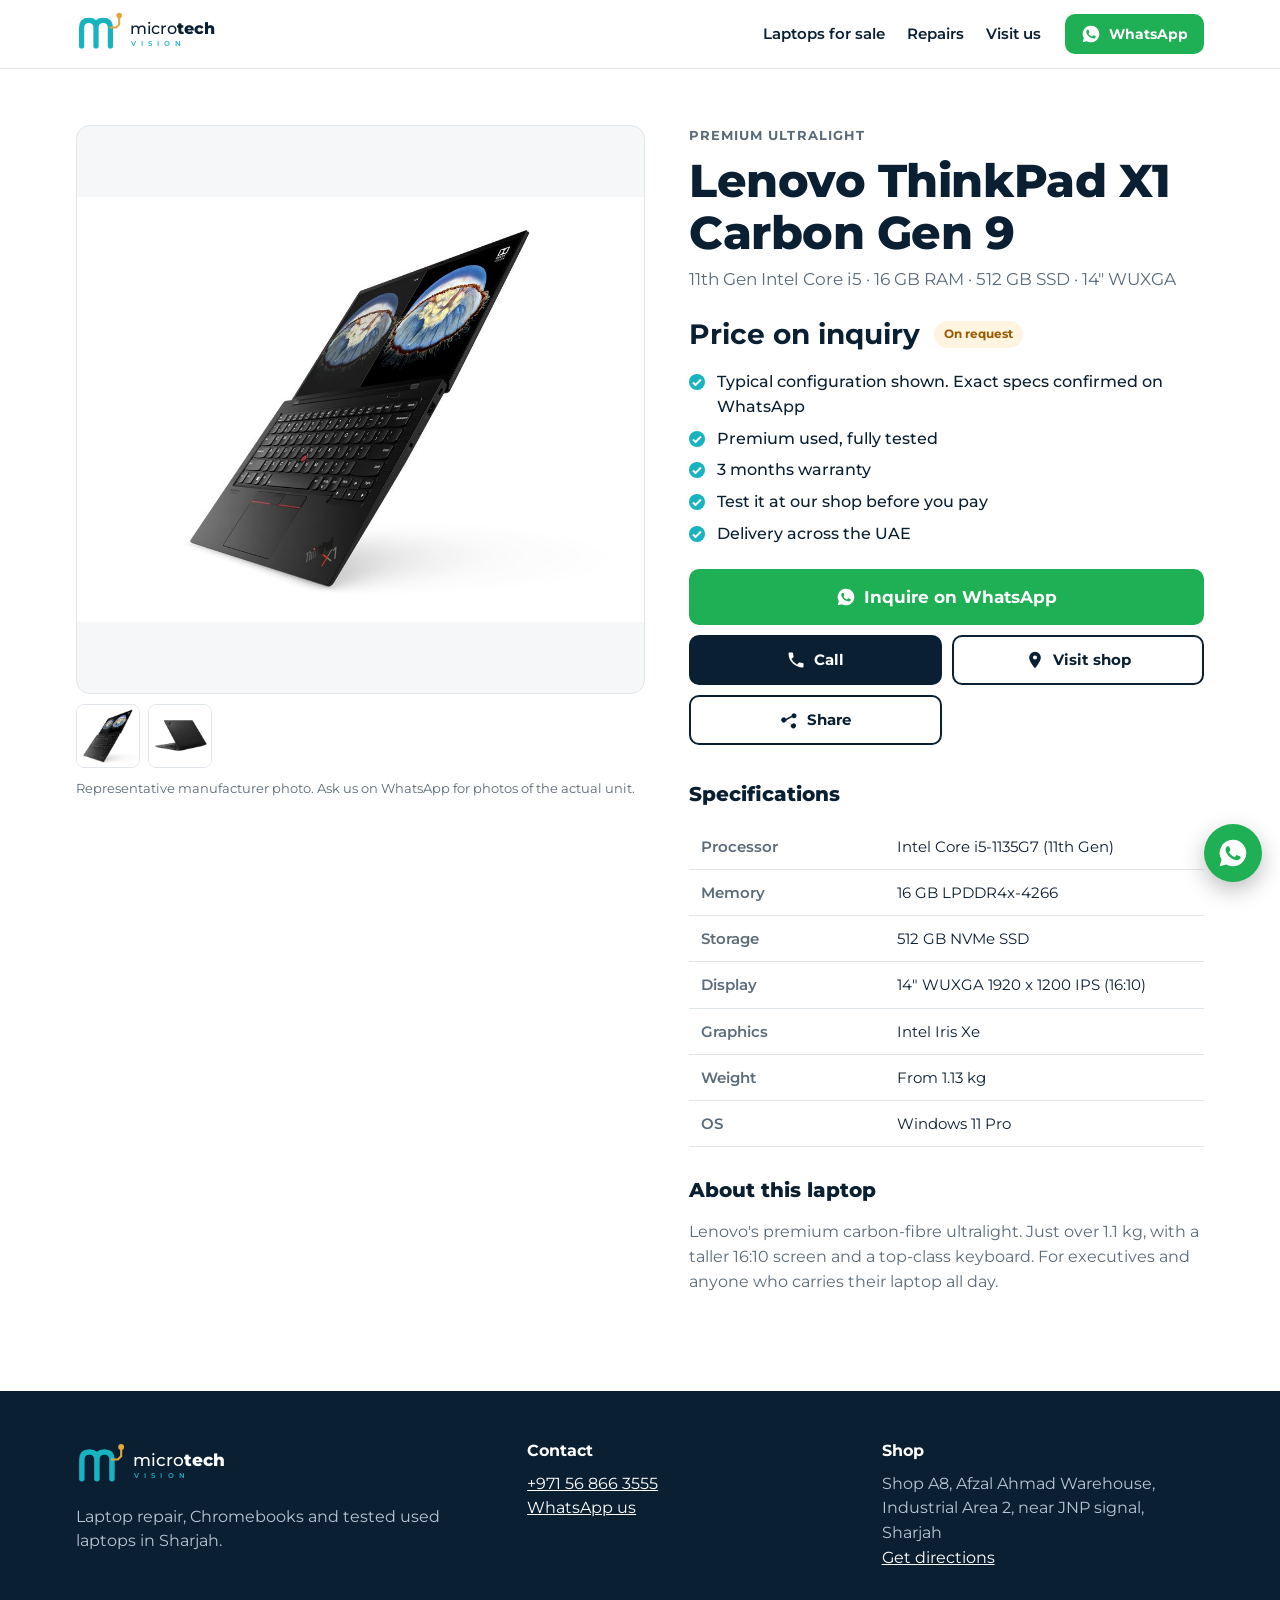
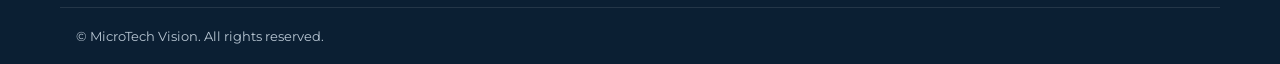
<file: laptops/lenovo-thinkpad-x1-carbon-gen9/index.html>
<!doctype html>
<html lang="en"><head>
<meta charset="utf-8"><meta name="viewport" content="width=device-width,initial-scale=1">
<title>Lenovo ThinkPad X1 Carbon Gen 9: 11th Gen Intel Core i5 · 16 GB RAM · 512 GB SSD · 14&quot; WUXGA</title>
<meta name="description" content="Lenovo ThinkPad X1 Carbon Gen 9, 11th Gen Intel Core i5 · 16 GB RAM · 512 GB SSD · 14&quot; WUXGA. Premium used, fully tested, 3 months warranty. Lenovo&#x27;s premium carbon-fibre ultralight. Just over 1.1 kg, with a taller 16:10 screen and a top-class keyboard. For executives and anyone who carries their la">
<link rel="canonical" href="https://microtechvision.store/laptops/lenovo-thinkpad-x1-carbon-gen9/">
<meta property="og:type" content="website"><meta property="og:site_name" content="MicroTech Vision">
<meta property="og:title" content="Lenovo ThinkPad X1 Carbon Gen 9: 11th Gen Intel Core i5 · 16 GB RAM · 512 GB SSD · 14&quot; WUXGA"><meta property="og:description" content="Lenovo ThinkPad X1 Carbon Gen 9, 11th Gen Intel Core i5 · 16 GB RAM · 512 GB SSD · 14&quot; WUXGA. Premium used, fully tested, 3 months warranty. Lenovo&#x27;s premium carbon-fibre ultralight. Just over 1.1 kg, with a taller 16:10 screen and a top-class keyboard. For executives and anyone who carries their la">
<meta property="og:url" content="https://microtechvision.store/laptops/lenovo-thinkpad-x1-carbon-gen9/"><meta property="og:image" content="https://microtechvision.store/img/products/lenovo-thinkpad-x1-carbon-gen9/01.jpg">
<meta name="twitter:card" content="summary_large_image">
<meta name="theme-color" content="#0B1F33">
<link rel="icon" href="../../img/favicon.svg" type="image/svg+xml">
<link rel="preconnect" href="https://fonts.googleapis.com"><link rel="preconnect" href="https://fonts.gstatic.com" crossorigin>
<link href="https://fonts.googleapis.com/css2?family=Montserrat:wght@400;500;600;700;800&display=swap" rel="stylesheet">
<link rel="stylesheet" href="../../style.css">
</head><body>
<header class="top"><div class="wrap bar">
<a href="../../index.html" class="brand"><svg class="logo" viewBox="0 0 380 110" role="img" aria-label="MicroTech Vision"><g transform="translate(0,5)"><path d="M14,90 V44 Q14,26 32,26 Q50,26 50,44 V90 M50,44 Q50,26 68,26 Q86,26 86,44 V90" fill="none" stroke="#17B3C1" stroke-width="13" stroke-linecap="round" stroke-linejoin="round"/><path d="M86,44 H100 L108,36 V18" fill="none" stroke="#E3A63B" stroke-width="5" stroke-linecap="round" stroke-linejoin="round"/><circle cx="108" cy="14" r="7" fill="#E3A63B"/></g><text x="136" y="64" font-family="Montserrat,sans-serif" font-size="40" fill="#0B1F33"><tspan font-weight="500">micro</tspan><tspan font-weight="800">tech</tspan></text><text x="138" y="94" font-family="Montserrat,sans-serif" font-weight="600" font-size="17" fill="#17B3C1" letter-spacing="12.5">VISION</text></svg></a>
<nav><a href="../../laptops/index.html">Laptops for sale</a><a href="../../index.html#repairs">Repairs</a><a href="../../index.html#visit">Visit us</a></nav>
<a class="btn wa small" href="https://wa.me/971568663555?text=Hi%20MicroTech%20Vision%2C%20I%20have%20a%20question."><svg viewBox="0 0 24 24"><path fill="currentColor" d="M12 2a10 10 0 0 0-8.6 15.1L2 22l5-1.3A10 10 0 1 0 12 2Zm5.3 14.1c-.2.6-1.3 1.2-1.8 1.2-.5.1-1 .2-3.3-.7-2.8-1.1-4.5-3.9-4.7-4.1-.1-.2-1.1-1.5-1.1-2.9s.7-2 1-2.3c.2-.3.5-.3.7-.3h.5c.2 0 .4 0 .6.5l.8 2c.1.1.1.3 0 .5l-.4.6-.4.4c-.1.1-.3.3-.1.6.2.3.7 1.2 1.6 1.9 1.1 1 2 1.3 2.3 1.4.3.1.5.1.6-.1l.9-1.1c.2-.3.4-.2.7-.1l1.9.9c.3.1.5.2.5.3.1.2.1.7-.1 1.3Z"/></svg>WhatsApp</a>
</div></header>

<script type="application/ld+json">{"@context": "https://schema.org", "@type": "Product", "name": "Lenovo ThinkPad X1 Carbon Gen 9", "description": "Lenovo's premium carbon-fibre ultralight. Just over 1.1 kg, with a taller 16:10 screen and a top-class keyboard. For executives and anyone who carries their laptop all day.", "image": ["https://microtechvision.store/img/products/lenovo-thinkpad-x1-carbon-gen9/01.jpg", "https://microtechvision.store/img/products/lenovo-thinkpad-x1-carbon-gen9/02.jpg"], "sku": "lenovo-thinkpad-x1-carbon-gen9", "brand": {"@type": "Brand", "name": "Lenovo"}, "itemCondition": "https://schema.org/UsedCondition"}</script>
<section class="wrap sec pd">
<div class="gallery"><img id="main" src="../../img/products/lenovo-thinkpad-x1-carbon-gen9/01.jpg" alt="Lenovo ThinkPad X1 Carbon Gen 9"><div class="thumbs"><button data-src="../../img/products/lenovo-thinkpad-x1-carbon-gen9/01.jpg" aria-label="Photo 1"><img src="../../img/products/lenovo-thinkpad-x1-carbon-gen9/01.jpg" alt="" loading="lazy"></button><button data-src="../../img/products/lenovo-thinkpad-x1-carbon-gen9/02.jpg" aria-label="Photo 2"><img src="../../img/products/lenovo-thinkpad-x1-carbon-gen9/02.jpg" alt="" loading="lazy"></button></div><p class="photo-note">Representative manufacturer photo. Ask us on WhatsApp for photos of the actual unit.</p></div>
<div class="info">
<p class="eyebrow">Premium ultralight</p>
<h1>Lenovo ThinkPad X1 Carbon Gen 9</h1>
<p class="subt">11th Gen Intel Core i5 · 16 GB RAM · 512 GB SSD · 14&quot; WUXGA</p>
<div class="pricebox"><b>Price on inquiry</b><span class="badge req">On request</span></div>
<ul class="ticks"><li>Typical configuration shown. Exact specs confirmed on WhatsApp</li><li>Premium used, fully tested</li><li>3 months warranty</li><li>Test it at our shop before you pay</li><li>Delivery across the UAE</li></ul>
<div class="actions">
<a class="btn wa" href="https://wa.me/971568663555?text=Hi%20MicroTech%20Vision%2C%20I%27m%20interested%20in%20a%20Lenovo%20ThinkPad%20X1%20Carbon%20Gen%209.%20Is%20one%20available%3F%20Please%20share%20the%20price%20and%20specs.%20https%3A//microtechvision.store/laptops/lenovo-thinkpad-x1-carbon-gen9/"><svg viewBox="0 0 24 24"><path fill="currentColor" d="M12 2a10 10 0 0 0-8.6 15.1L2 22l5-1.3A10 10 0 1 0 12 2Zm5.3 14.1c-.2.6-1.3 1.2-1.8 1.2-.5.1-1 .2-3.3-.7-2.8-1.1-4.5-3.9-4.7-4.1-.1-.2-1.1-1.5-1.1-2.9s.7-2 1-2.3c.2-.3.5-.3.7-.3h.5c.2 0 .4 0 .6.5l.8 2c.1.1.1.3 0 .5l-.4.6-.4.4c-.1.1-.3.3-.1.6.2.3.7 1.2 1.6 1.9 1.1 1 2 1.3 2.3 1.4.3.1.5.1.6-.1l.9-1.1c.2-.3.4-.2.7-.1l1.9.9c.3.1.5.2.5.3.1.2.1.7-.1 1.3Z"/></svg>Inquire on WhatsApp</a>
<a class="btn" href="tel:+971568663555"><svg viewBox="0 0 24 24"><path fill="currentColor" d="M6.6 10.8a15.1 15.1 0 0 0 6.6 6.6l2.2-2.2c.3-.3.7-.4 1-.2 1.1.4 2.3.6 3.6.6.6 0 1 .4 1 1V20c0 .6-.4 1-1 1A17 17 0 0 1 3 4c0-.6.4-1 1-1h3.5c.6 0 1 .4 1 1 0 1.3.2 2.5.6 3.6.1.3 0 .7-.2 1l-2.3 2.2Z"/></svg>Call</a>
<a class="btn ghost" href="https://www.google.com/maps/search/?api=1&query=25.3161052,55.4091844"><svg viewBox="0 0 24 24"><path fill="currentColor" d="M12 2a7 7 0 0 0-7 7c0 5.2 7 13 7 13s7-7.8 7-13a7 7 0 0 0-7-7Zm0 9.5A2.5 2.5 0 1 1 12 6.5a2.5 2.5 0 0 1 0 5Z"/></svg>Visit shop</a>
<button class="btn ghost" id="share" data-url="https://microtechvision.store/laptops/lenovo-thinkpad-x1-carbon-gen9/" data-title="Lenovo ThinkPad X1 Carbon Gen 9"><svg viewBox="0 0 24 24"><path fill="currentColor" d="M18 16a3 3 0 0 0-2.4 1.2l-6.7-3.4a3 3 0 0 0 0-1.6l6.7-3.4A3 3 0 1 0 15 7l-6.7 3.4a3 3 0 1 0 0 3.2L15 17a3 3 0 1 0 3-1Z"/></svg>Share</button>
</div>
<h2>Specifications</h2><table class="specs"><tr><th>Processor</th><td>Intel Core i5-1135G7 (11th Gen)</td></tr><tr><th>Memory</th><td>16 GB LPDDR4x-4266</td></tr><tr><th>Storage</th><td>512 GB NVMe SSD</td></tr><tr><th>Display</th><td>14&quot; WUXGA 1920 x 1200 IPS (16:10)</td></tr><tr><th>Graphics</th><td>Intel Iris Xe</td></tr><tr><th>Weight</th><td>From 1.13 kg</td></tr><tr><th>OS</th><td>Windows 11 Pro</td></tr></table>
<h2>About this laptop</h2><p>Lenovo&#x27;s premium carbon-fibre ultralight. Just over 1.1 kg, with a taller 16:10 screen and a top-class keyboard. For executives and anyone who carries their laptop all day.</p>
</div></section>
<div class="stick"><a class="btn wa" href="https://wa.me/971568663555?text=Hi%20MicroTech%20Vision%2C%20I%27m%20interested%20in%20a%20Lenovo%20ThinkPad%20X1%20Carbon%20Gen%209.%20Is%20one%20available%3F%20Please%20share%20the%20price%20and%20specs.%20https%3A//microtechvision.store/laptops/lenovo-thinkpad-x1-carbon-gen9/"><svg viewBox="0 0 24 24"><path fill="currentColor" d="M12 2a10 10 0 0 0-8.6 15.1L2 22l5-1.3A10 10 0 1 0 12 2Zm5.3 14.1c-.2.6-1.3 1.2-1.8 1.2-.5.1-1 .2-3.3-.7-2.8-1.1-4.5-3.9-4.7-4.1-.1-.2-1.1-1.5-1.1-2.9s.7-2 1-2.3c.2-.3.5-.3.7-.3h.5c.2 0 .4 0 .6.5l.8 2c.1.1.1.3 0 .5l-.4.6-.4.4c-.1.1-.3.3-.1.6.2.3.7 1.2 1.6 1.9 1.1 1 2 1.3 2.3 1.4.3.1.5.1.6-.1l.9-1.1c.2-.3.4-.2.7-.1l1.9.9c.3.1.5.2.5.3.1.2.1.7-.1 1.3Z"/></svg>WhatsApp</a><a class="btn" href="tel:+971568663555"><svg viewBox="0 0 24 24"><path fill="currentColor" d="M6.6 10.8a15.1 15.1 0 0 0 6.6 6.6l2.2-2.2c.3-.3.7-.4 1-.2 1.1.4 2.3.6 3.6.6.6 0 1 .4 1 1V20c0 .6-.4 1-1 1A17 17 0 0 1 3 4c0-.6.4-1 1-1h3.5c.6 0 1 .4 1 1 0 1.3.2 2.5.6 3.6.1.3 0 .7-.2 1l-2.3 2.2Z"/></svg>Call</a></div>
<script>
document.querySelectorAll('.thumbs button').forEach(b=>b.onclick=()=>{document.getElementById('main').src=b.dataset.src});
document.getElementById('share').onclick=e=>{const b=e.currentTarget;
 if(navigator.share)navigator.share({title:b.dataset.title,url:b.dataset.url}).catch(()=>{});
 else navigator.clipboard.writeText(b.dataset.url).then(()=>{b.lastChild.textContent='Link copied'});};
</script><footer class="foot"><div class="wrap fgrid">
<div><svg class="logo" viewBox="0 0 380 110" role="img" aria-label="MicroTech Vision"><g transform="translate(0,5)"><path d="M14,90 V44 Q14,26 32,26 Q50,26 50,44 V90 M50,44 Q50,26 68,26 Q86,26 86,44 V90" fill="none" stroke="#17B3C1" stroke-width="13" stroke-linecap="round" stroke-linejoin="round"/><path d="M86,44 H100 L108,36 V18" fill="none" stroke="#E3A63B" stroke-width="5" stroke-linecap="round" stroke-linejoin="round"/><circle cx="108" cy="14" r="7" fill="#E3A63B"/></g><text x="136" y="64" font-family="Montserrat,sans-serif" font-size="40" fill="#fff"><tspan font-weight="500">micro</tspan><tspan font-weight="800">tech</tspan></text><text x="138" y="94" font-family="Montserrat,sans-serif" font-weight="600" font-size="17" fill="#17B3C1" letter-spacing="12.5">VISION</text></svg><p>Laptop repair, Chromebooks and tested used laptops in Sharjah.</p></div>
<div><h4>Contact</h4><p><a href="tel:+971568663555">+971 56 866 3555</a><br><a href="https://wa.me/971568663555?text=Hi%20MicroTech%20Vision">WhatsApp us</a></p></div>
<div><h4>Shop</h4><p>Shop A8, Afzal Ahmad Warehouse, Industrial Area 2, near JNP signal, Sharjah<br><a href="https://www.google.com/maps/search/?api=1&query=25.3161052,55.4091844">Get directions</a></p></div>
</div><div class="wrap fine">&copy; MicroTech Vision. All rights reserved.</div></footer>
<a class="fab" href="https://wa.me/971568663555?text=Hi%20MicroTech%20Vision" aria-label="WhatsApp"><svg viewBox="0 0 24 24"><path fill="currentColor" d="M12 2a10 10 0 0 0-8.6 15.1L2 22l5-1.3A10 10 0 1 0 12 2Zm5.3 14.1c-.2.6-1.3 1.2-1.8 1.2-.5.1-1 .2-3.3-.7-2.8-1.1-4.5-3.9-4.7-4.1-.1-.2-1.1-1.5-1.1-2.9s.7-2 1-2.3c.2-.3.5-.3.7-.3h.5c.2 0 .4 0 .6.5l.8 2c.1.1.1.3 0 .5l-.4.6-.4.4c-.1.1-.3.3-.1.6.2.3.7 1.2 1.6 1.9 1.1 1 2 1.3 2.3 1.4.3.1.5.1.6-.1l.9-1.1c.2-.3.4-.2.7-.1l1.9.9c.3.1.5.2.5.3.1.2.1.7-.1 1.3Z"/></svg></a>
</body></html>
</file>
<file: style.css>
:root{--navy:#0B1F33;--teal:#17B3C1;--teal-d:#0E8C97;--gold:#E3A63B;--ink:#0B1F33;--muted:#5B6B7A;--line:#E1E6EB;--bg:#F5F7F9;--wa:#1FAF54}
*{box-sizing:border-box;margin:0;padding:0}
html{scroll-behavior:smooth}
body{font-family:Montserrat,system-ui,sans-serif;color:var(--ink);background:#fff;line-height:1.55;-webkit-font-smoothing:antialiased}
img{max-width:100%;display:block}
a{color:var(--teal-d)}
.wrap{max-width:1160px;margin:0 auto;padding:0 16px}
.sec{padding:56px 16px}
h1{font-size:clamp(28px,4.4vw,46px);line-height:1.12;font-weight:800;letter-spacing:-.01em}
h2{font-size:clamp(22px,2.8vw,30px);font-weight:800;margin-bottom:14px}
h3{font-size:17px;font-weight:700}
.lead{color:var(--muted);font-size:17px;max-width:620px;margin-top:10px}
.eyebrow{color:var(--teal-d);font-weight:700;font-size:13px;letter-spacing:.08em;text-transform:uppercase;margin-bottom:10px}

/* header */
.top{position:sticky;top:0;z-index:20;background:rgba(255,255,255,.96);backdrop-filter:blur(6px);border-bottom:1px solid var(--line)}
.bar{display:flex;align-items:center;gap:24px;height:68px}
.brand .logo{height:44px;width:auto}
nav{display:flex;gap:22px;margin-left:auto}
nav a{color:var(--ink);text-decoration:none;font-weight:600;font-size:15px}
nav a:hover{color:var(--teal-d)}

/* buttons */
.btn{display:inline-flex;align-items:center;justify-content:center;gap:8px;padding:13px 20px;border-radius:10px;font:700 15px Montserrat,sans-serif;text-decoration:none;border:2px solid var(--navy);background:var(--navy);color:#fff;cursor:pointer;white-space:nowrap}
.btn svg{width:20px;height:20px;flex:none}
.btn.wa{background:var(--wa);border-color:var(--wa)}
.btn.ghost{background:#fff;color:var(--navy)}
.btn.small{padding:8px 14px;font-size:14px}
.btn:hover{filter:brightness(1.08)}
.ctas{display:flex;flex-wrap:wrap;gap:12px;margin-top:26px}

/* hero */
.hero{background:linear-gradient(160deg,#fff 0%,var(--bg) 100%);border-bottom:1px solid var(--line)}
.hgrid{display:grid;grid-template-columns:1.1fr .9fr;gap:48px;align-items:center;padding:56px 16px}
.himg img{border-radius:18px;aspect-ratio:4/3.4;object-fit:cover;width:100%;box-shadow:0 18px 40px rgba(11,31,51,.16)}

/* products */
.shead{display:flex;justify-content:space-between;align-items:baseline}
.shead a{font-weight:700;text-decoration:none}
.pgrid{display:grid;grid-template-columns:repeat(auto-fill,minmax(260px,1fr));gap:20px;margin-top:22px}
.pcard{border:1px solid var(--line);border-radius:14px;overflow:hidden;text-decoration:none;color:inherit;background:#fff;transition:box-shadow .2s,transform .2s}
.pcard:hover{box-shadow:0 12px 28px rgba(11,31,51,.12);transform:translateY(-2px)}
.plink{display:block;text-decoration:none;color:inherit}
.pcard{display:flex;flex-direction:column;min-width:0}
.plink{flex:1}
.pcta{display:grid;grid-template-columns:1fr;gap:8px;padding:0 16px 16px}
.pcta .btn{min-width:0;padding:12px;white-space:normal;text-align:center}
.pcta .more{font-weight:700;font-size:14px;text-decoration:none;padding:10px 12px;border:2px solid var(--line);border-radius:10px;color:var(--navy);text-align:center}
.pimg{position:relative;aspect-ratio:4/3;background:var(--bg)}
.pimg img{width:100%;height:100%;object-fit:cover}
.badge{display:inline-block;background:#E5F7F8;color:var(--teal-d);font-weight:700;font-size:12px;padding:4px 10px;border-radius:20px}
.pimg .badge{position:absolute;top:12px;left:12px;background:#fff}
.badge.sold{background:#FDECEC;color:#B42318}
.badge.req{background:#FFF4E0;color:#9A5B00}
.pimg.contain{background:#fff;border-bottom:1px solid var(--line)}
.pimg.contain img{object-fit:contain;padding:14px}
.photo-note{font-size:13px;color:var(--muted);margin-top:10px}
.pbody{padding:16px}
.pbody p{color:var(--muted);font-size:14px;margin-top:4px}
.prow{display:flex;flex-wrap:wrap;gap:4px 14px;justify-content:space-between;align-items:center;margin-top:14px;font-size:14px}
.prow b{font-size:17px;white-space:nowrap}
.prow span{color:var(--muted)}

/* services */
.band{background:var(--navy);color:#fff}
.band .lead{color:#B8C6D3}
.sgrid{display:grid;grid-template-columns:repeat(3,1fr);gap:16px;margin-top:28px}
.svc{background:rgba(255,255,255,.06);border:1px solid rgba(255,255,255,.12);border-radius:14px;padding:22px;border-top:3px solid var(--teal)}
.svc p{color:#B8C6D3;font-size:15px;margin-top:6px}

/* visit */
.vgrid{display:grid;grid-template-columns:1fr 1fr;gap:40px;align-items:center}
.map{width:100%;height:340px;border:0;border-radius:14px;background:var(--bg)}

/* product page */
.pd{display:grid;grid-template-columns:1.05fr .95fr;gap:44px;align-items:start}
.gallery{position:sticky;top:88px}
#main{width:100%;aspect-ratio:1/1;object-fit:contain;background:var(--bg);border-radius:14px;border:1px solid var(--line)}
.thumbs{display:grid;grid-template-columns:repeat(8,1fr);gap:8px;margin-top:10px}
.thumbs button{border:1px solid var(--line);border-radius:8px;overflow:hidden;padding:0;cursor:pointer;background:none;aspect-ratio:1}
.thumbs img{width:100%;height:100%;object-fit:cover}
.subt{color:var(--muted);font-size:17px;margin-top:8px}
.pricebox{display:flex;align-items:center;gap:14px;margin:20px 0 6px}
.pricebox{flex-wrap:wrap;gap:8px 14px}
.pricebox b{font-size:clamp(22px,6vw,28px);white-space:nowrap}
.badge{white-space:nowrap}
.ticks{list-style:none;margin:14px 0 22px}
.ticks li{padding-left:28px;position:relative;margin:7px 0;font-weight:500}
.ticks li:before{content:"";position:absolute;left:0;top:4px;width:16px;height:16px;border-radius:50%;background:var(--teal) url("data:image/svg+xml,%3Csvg xmlns='http://www.w3.org/2000/svg' viewBox='0 0 16 16'%3E%3Cpath d='M4 8.5l2.5 2.5L12 5.5' stroke='%23fff' stroke-width='2' fill='none'/%3E%3C/svg%3E")}
.actions{display:grid;grid-template-columns:1fr 1fr;gap:10px;margin-bottom:34px}
.actions .wa{grid-column:1/-1;font-size:17px;padding:16px}
.info h2{font-size:20px;margin-top:8px}
.specs{width:100%;border-collapse:collapse;margin-bottom:28px;font-size:15px}
.specs th,.specs td{text-align:left;padding:11px 12px;border-bottom:1px solid var(--line);vertical-align:top}
.specs th{width:38%;color:var(--muted);font-weight:600}
.info>p{color:var(--muted)}
.stick{display:none}

/* footer */
.foot{background:var(--navy);color:#B8C6D3;margin-top:40px;padding:48px 0 0}
.foot .logo{height:46px;width:auto;margin-bottom:12px}
.fgrid{display:grid;grid-template-columns:1.3fr 1fr 1fr;gap:32px}
.foot h4{color:#fff;margin-bottom:8px}
.foot a{color:#fff}
.fine{border-top:1px solid rgba(255,255,255,.1);margin-top:36px;padding:18px 16px;font-size:13px}
.fab{position:fixed;right:18px;bottom:18px;width:58px;height:58px;border-radius:50%;background:var(--wa);color:#fff;display:flex;align-items:center;justify-content:center;box-shadow:0 8px 22px rgba(0,0,0,.25);z-index:30}
.fab svg{width:32px;height:32px}

@media (max-width:860px){
 nav{display:none}
 .bar{justify-content:space-between}
 .brand .logo{height:38px}
 .hgrid,.vgrid,.pd{grid-template-columns:1fr;gap:28px}
 .hgrid{padding:36px 16px}
 .sec{padding:40px 16px}
 .sgrid{grid-template-columns:1fr}
 .fgrid{grid-template-columns:1fr}
 .gallery{position:static}
 .thumbs{grid-template-columns:repeat(4,1fr)}
 .actions{grid-template-columns:1fr 1fr}
 .stick{display:grid;grid-template-columns:2fr 1fr;gap:8px;position:fixed;left:0;right:0;bottom:0;padding:10px 12px;background:#fff;border-top:1px solid var(--line);z-index:25}
 body:has(.stick) .fab{display:none}
 body:has(.stick) .foot{padding-bottom:70px}
}
</file>
